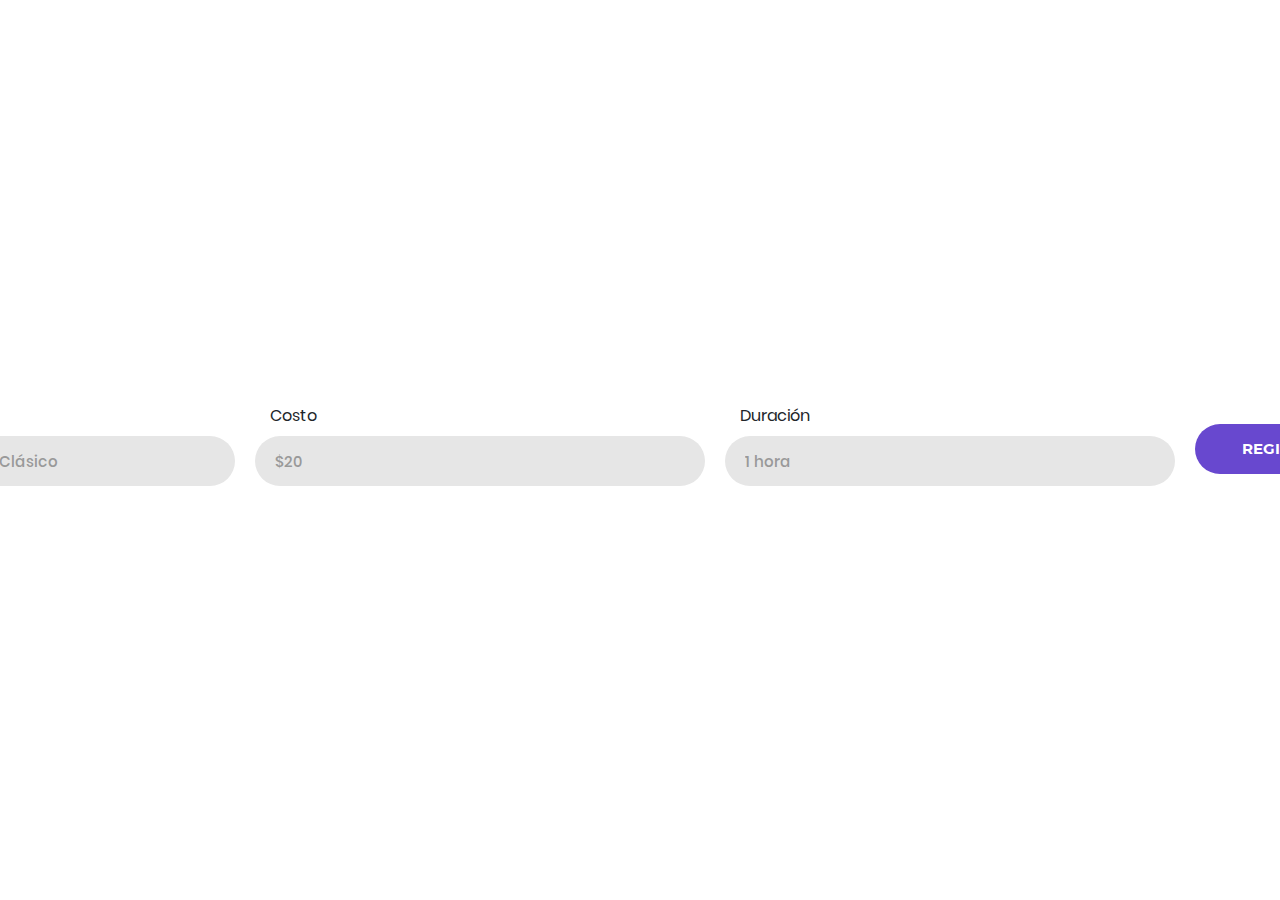
<file: Honorarios/form-register/index.html>
<!DOCTYPE html>
<html lang="en">
  <head>
    <title>Registro de Tratamiento</title>
    <meta charset="UTF-8" />
    <meta name="viewport" content="width=device-width, initial-scale=1" />
  
    <!--===============================================================================================-->
    <link
      rel="stylesheet"
      type="text/css"
      href="vendor/bootstrap/css/bootstrap.min.css"
    />
    <!--===============================================================================================-->
    <link
      rel="stylesheet"
      type="text/css"
      href="fonts/font-awesome-4.7.0/css/font-awesome.min.css"
    />
    <!--===============================================================================================-->
    <link rel="stylesheet" type="text/css" href="vendor/animate/animate.css" />
    <!--===============================================================================================-->
    <link
      rel="stylesheet"
      type="text/css"
      href="vendor/css-hamburgers/hamburgers.min.css"
    />
    <!--===============================================================================================-->
    <link
      rel="stylesheet"
      type="text/css"
      href="vendor/select2/select2.min.css"
    />
    <!--===============================================================================================-->
    <link rel="stylesheet" type="text/css" href="css/util.css" />
    <link rel="stylesheet" type="text/css" href="css/main.css" />
    <!--===============================================================================================-->
  </head>
  <body>
    <section id="contenedor-madre">
      <form class="login100-form validate-form">
        <div class="contenedor-divisor np">
          <div class="divisor">
            <label for="">Nombre de Tratamiento</label>
            <div class="wrap-input100 validate-input">
              <input
                class="input100"
                type="text"
                name="nombre"
                placeholder="Blanqueamiento Dental Clásico"
              />
              <span class="focus-input100"></span>
            </div>
          </div>

        <div class="contenedor-divisor cd">
          <div class="divisor">
            <label for="">Costo</label>
            <div class="wrap-input100 validate-input">
              <input
                class="input100"
                type="text"
                name="costo"
                placeholder="$20"
              />
              <span class="focus-input100"></span>
            </div>
          </div>

          <div class="divisor">
            <label for="">Duración</label>
            <div class="wrap-input100 validate-input">
              <input
                class="input100"
                type="text"
                name="duracion"
                placeholder="1 hora"
              />
              <span class="focus-input100"></span>
            </div>
          </div>
        </div>

        <div class="container-login100-form-btn">
          <button class="login100-form-btn">Registrar Tratamiento</button>
        </div>
      </form>
    </section>

    <!--===============================================================================================-->
    <script src="vendor/jquery/jquery-3.2.1.min.js"></script>
    <!--===============================================================================================-->
    <script src="vendor/bootstrap/js/popper.js"></script>
    <script src="vendor/bootstrap/js/bootstrap.min.js"></script>
    <!--===============================================================================================-->
    <script src="vendor/select2/select2.min.js"></script>
    <!--===============================================================================================-->
    <script src="vendor/tilt/tilt.jquery.min.js"></script>
    <script>
      $(".js-tilt").tilt({
        scale: 1.1,
      });
    </script>
    <!--===============================================================================================-->
    <script src="js/main.js"></script>
  </body>
</html>
</file>
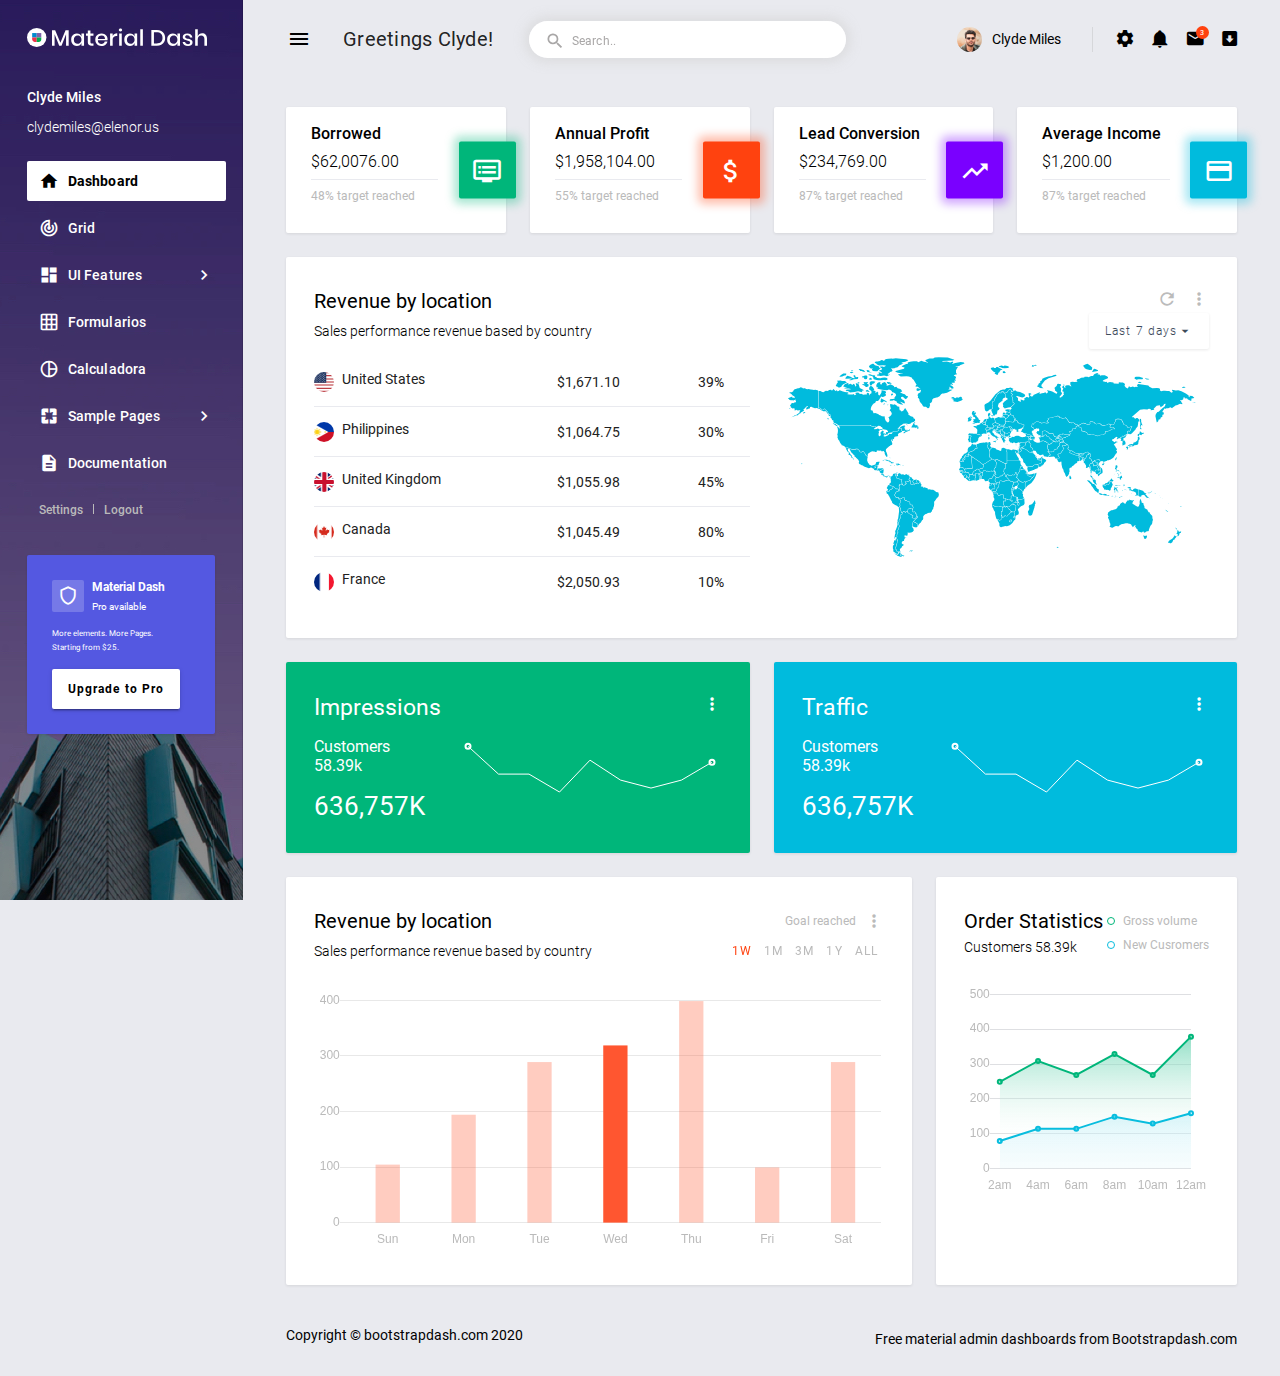
<file: Material-Admin-master/Material-Admin-master/template/index.html>
<!DOCTYPE html>
<html lang="en">
<head>
  <meta charset="UTF-8">
  <meta name="viewport" content="width=device-width, initial-scale=1.0">
  <meta http-equiv="X-UA-Compatible" content="ie=edge">
  <title>Material Dash</title>
</head>
<body>
  <script>
    // similar behavior as an HTTP redirect
    window.location.replace("demo/index.html");
  </script>
</body>
</html>
</file>
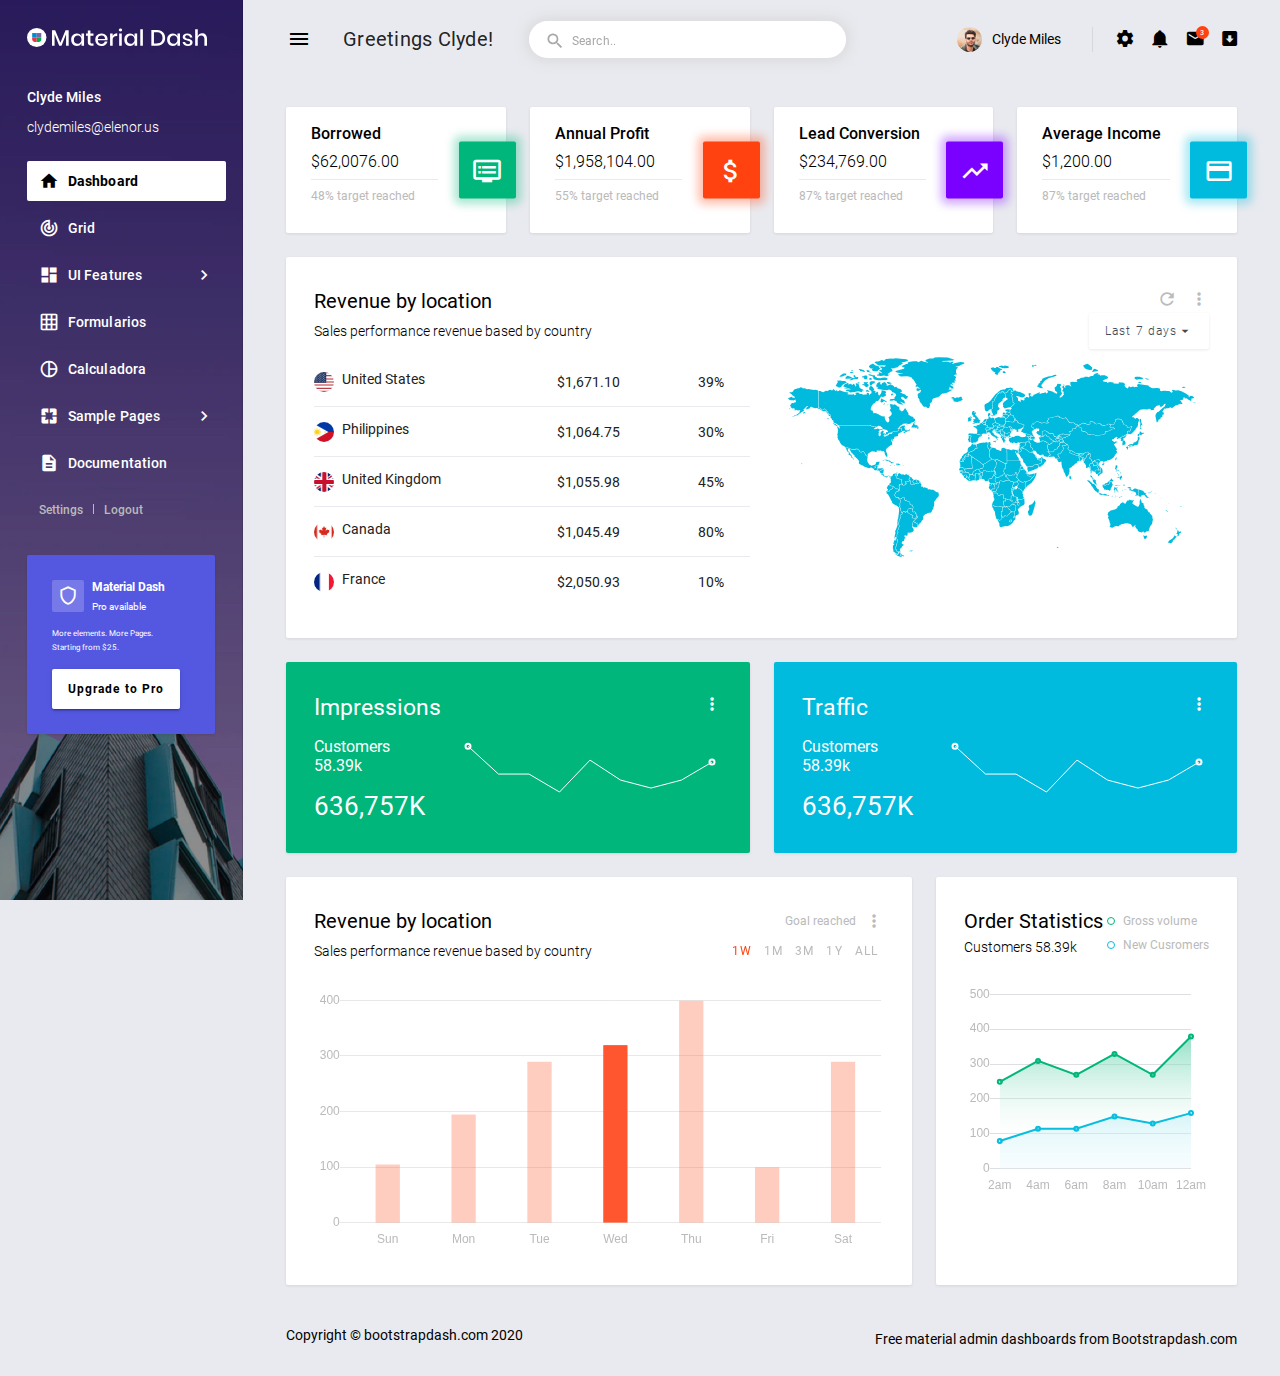
<file: Material-Admin-master/Material-Admin-master/template/demo/index.html>
<!DOCTYPE html>
<html lang="en">
<head>
  <meta charset="UTF-8">
  <meta name="viewport" content="width=device-width, initial-scale=1.0">
  <meta http-equiv="X-UA-Compatible" content="ie=edge">
  <title>Material Dash</title>
  <!-- plugins:css -->
  <link rel="stylesheet" href="../assets/vendors/mdi/css/materialdesignicons.min.css">
  <link rel="stylesheet" href="../assets/vendors/css/vendor.bundle.base.css">
  <!-- endinject -->
  <!-- Plugin css for this page -->
  <link rel="stylesheet" href="../assets/vendors/flag-icon-css/css/flag-icon.min.css">
  <link rel="stylesheet" href="../assets/vendors/jvectormap/jquery-jvectormap.css">
  <!-- End plugin css for this page -->
  <!-- Layout styles -->
  <link rel="stylesheet" href="../assets/css/demo/style.css">
  <!-- End layout styles -->
  <link rel="shortcut icon" href="../assets/images/favicon.png" />
</head>
<body>
<script src="../assets/js/preloader.js"></script>
  <div class="body-wrapper">
    <!-- partial:partials/_sidebar.html -->
    <aside class="mdc-drawer mdc-drawer--dismissible mdc-drawer--open">
      <div class="mdc-drawer__header">
        <a href="index.html" class="brand-logo">
          <img src="../assets/images/logo.svg" alt="logo">
        </a>
      </div>
      <div class="mdc-drawer__content">
        <div class="user-info">
          <p class="name">Clyde Miles</p>
          <p class="email">clydemiles@elenor.us</p>
        </div>
        <div class="mdc-list-group">
          <nav class="mdc-list mdc-drawer-menu">
            <div class="mdc-list-item mdc-drawer-item">
              <a class="mdc-drawer-link" href="index.html">
                <i class="material-icons mdc-list-item__start-detail mdc-drawer-item-icon" aria-hidden="true">home</i>
                Dashboard
              </a>
            </div>
            <div class="mdc-list-item mdc-drawer-item">
              <a class="mdc-drawer-link" href="pages/grid/grid.html">
                <i class="material-icons mdc-list-item__start-detail mdc-drawer-item-icon" aria-hidden="true">track_changes</i>
                Grid
              </a>
            </div>
            <div class="mdc-list-item mdc-drawer-item">
              <a class="mdc-expansion-panel-link" href="#" data-toggle="expansionPanel" data-target="ui-sub-menu">
                <i class="material-icons mdc-list-item__start-detail mdc-drawer-item-icon" aria-hidden="true">dashboard</i>
                UI Features
                <i class="mdc-drawer-arrow material-icons">chevron_right</i>
              </a>
              <div class="mdc-expansion-panel" id="ui-sub-menu">
                <nav class="mdc-list mdc-drawer-submenu">
                  <div class="mdc-list-item mdc-drawer-item">
                    <a class="mdc-drawer-link" href="pages/ui-features/buttons.html">
                      Buttons
                    </a>
                  </div>
                  <div class="mdc-list-item mdc-drawer-item">
                    <a class="mdc-drawer-link" href="pages/ui-features/typography.html">
                      Typography
                    </a>
                  </div>
                </nav>
              </div>
            </div>
            <div class="mdc-list-item mdc-drawer-item">
              <a class="mdc-drawer-link" href="pages/formulario/formulario.html">
                <i class="material-icons mdc-list-item__start-detail mdc-drawer-item-icon" aria-hidden="true">grid_on</i>
                Formularios
              </a>
            </div>
            <div class="mdc-list-item mdc-drawer-item">
              <a class="mdc-drawer-link" href="pages/calculadora/calculadora.html">
                <i class="material-icons mdc-list-item__start-detail mdc-drawer-item-icon" aria-hidden="true">pie_chart_outlined</i>
                Calculadora
              </a>
            </div>
            <div class="mdc-list-item mdc-drawer-item">
              <a class="mdc-expansion-panel-link" href="#" data-toggle="expansionPanel" data-target="sample-page-submenu">
                <i class="material-icons mdc-list-item__start-detail mdc-drawer-item-icon" aria-hidden="true">pages</i>
                Sample Pages
                <i class="mdc-drawer-arrow material-icons">chevron_right</i>
              </a>
              <div class="mdc-expansion-panel" id="sample-page-submenu">
                <nav class="mdc-list mdc-drawer-submenu">
                  <div class="mdc-list-item mdc-drawer-item">
                    <a class="mdc-drawer-link" href="pages/samples/blank-page.html">
                      Blank Page
                    </a>
                  </div>
                  <div class="mdc-list-item mdc-drawer-item">
                    <a class="mdc-drawer-link" href="pages/samples/403.html">
                      403
                    </a>
                  </div>
                  <div class="mdc-list-item mdc-drawer-item">
                    <a class="mdc-drawer-link" href="pages/samples/404.html">
                      404
                    </a>
                  </div>
                  <div class="mdc-list-item mdc-drawer-item">
                    <a class="mdc-drawer-link" href="pages/samples/500.html">
                      500
                    </a>
                  </div>
                  <div class="mdc-list-item mdc-drawer-item">
                    <a class="mdc-drawer-link" href="pages/samples/505.html">
                      505
                    </a>
                  </div>
                  <div class="mdc-list-item mdc-drawer-item">
                    <a class="mdc-drawer-link" href="pages/samples/login.html">
                      Login
                    </a>
                  </div>
                  <div class="mdc-list-item mdc-drawer-item">
                    <a class="mdc-drawer-link" href="pages/samples/register.html">
                      Register
                    </a>
                  </div>
                </nav>
              </div>
            </div>
            <div class="mdc-list-item mdc-drawer-item">
              <a class="mdc-drawer-link" href="https://www.bootstrapdash.com/demo/material-admin-free/jquery/documentation/documentation.html" target="_blank">
                <i class="material-icons mdc-list-item__start-detail mdc-drawer-item-icon" aria-hidden="true">description</i>
                Documentation
              </a>
            </div>
          </nav>
        </div>
        <div class="profile-actions">
          <a href="javascript:;">Settings</a>
          <span class="divider"></span>
          <a href="javascript:;">Logout</a>
        </div>
        <div class="mdc-card premium-card">
          <div class="d-flex align-items-center">
            <div class="mdc-card icon-card box-shadow-0">
              <i class="mdi mdi-shield-outline"></i>
            </div>
            <div>
              <p class="mt-0 mb-1 ml-2 font-weight-bold tx-12">Material Dash</p>
              <p class="mt-0 mb-0 ml-2 tx-10">Pro available</p>
            </div>
          </div>
          <p class="tx-8 mt-3 mb-1">More elements. More Pages.</p>
          <p class="tx-8 mb-3">Starting from $25.</p>
          <a href="https://www.bootstrapdash.com/product/material-design-admin-template/" target="_blank">
						<span class="mdc-button mdc-button--raised mdc-button--white">Upgrade to Pro</span>
					</a>
        </div>
      </div>
    </aside>
    <!-- partial -->
    <div class="main-wrapper mdc-drawer-app-content">
      <!-- partial:partials/_navbar.html -->
      <header class="mdc-top-app-bar">
        <div class="mdc-top-app-bar__row">
          <div class="mdc-top-app-bar__section mdc-top-app-bar__section--align-start">
            <button class="material-icons mdc-top-app-bar__navigation-icon mdc-icon-button sidebar-toggler">menu</button>
            <span class="mdc-top-app-bar__title">Greetings Clyde!</span>
            <div class="mdc-text-field mdc-text-field--outlined mdc-text-field--with-leading-icon search-text-field d-none d-md-flex">
              <i class="material-icons mdc-text-field__icon">search</i>
              <input class="mdc-text-field__input" id="text-field-hero-input">
              <div class="mdc-notched-outline">
                <div class="mdc-notched-outline__leading"></div>
                <div class="mdc-notched-outline__notch">
                  <label for="text-field-hero-input" class="mdc-floating-label">Search..</label>
                </div>
                <div class="mdc-notched-outline__trailing"></div>
              </div>
            </div>
          </div>
          <div class="mdc-top-app-bar__section mdc-top-app-bar__section--align-end mdc-top-app-bar__section-right">
            <div class="menu-button-container menu-profile d-none d-md-block">
              <button class="mdc-button mdc-menu-button">
                <span class="d-flex align-items-center">
                  <span class="figure">
                    <img src="../assets/images/faces/face1.jpg" alt="user" class="user">
                  </span>
                  <span class="user-name">Clyde Miles</span>
                </span>
              </button>
              <div class="mdc-menu mdc-menu-surface" tabindex="-1">
                <ul class="mdc-list" role="menu" aria-hidden="true" aria-orientation="vertical">
                  <li class="mdc-list-item" role="menuitem">
                    <div class="item-thumbnail item-thumbnail-icon-only">
                      <i class="mdi mdi-account-edit-outline text-primary"></i>
                    </div>
                    <div class="item-content d-flex align-items-start flex-column justify-content-center">
                      <h6 class="item-subject font-weight-normal">Edit profile</h6>
                    </div>
                  </li>
                  <li class="mdc-list-item" role="menuitem">
                    <div class="item-thumbnail item-thumbnail-icon-only">
                      <i class="mdi mdi-settings-outline text-primary"></i>                      
                    </div>
                    <div class="item-content d-flex align-items-start flex-column justify-content-center">
                      <h6 class="item-subject font-weight-normal">Logout</h6>
                    </div>
                  </li>
                </ul>
              </div>
            </div>
            <div class="divider d-none d-md-block"></div>
            <div class="menu-button-container d-none d-md-block">
              <button class="mdc-button mdc-menu-button">
                <i class="mdi mdi-settings"></i>
              </button>
              <div class="mdc-menu mdc-menu-surface" tabindex="-1">
                <ul class="mdc-list" role="menu" aria-hidden="true" aria-orientation="vertical">
                  <li class="mdc-list-item" role="menuitem">
                    <div class="item-thumbnail item-thumbnail-icon-only">
                      <i class="mdi mdi-alert-circle-outline text-primary"></i>
                    </div>
                    <div class="item-content d-flex align-items-start flex-column justify-content-center">
                      <h6 class="item-subject font-weight-normal">Settings</h6>
                    </div>
                  </li>
                  <li class="mdc-list-item" role="menuitem">
                    <div class="item-thumbnail item-thumbnail-icon-only">
                      <i class="mdi mdi-progress-download text-primary"></i>                      
                    </div>
                    <div class="item-content d-flex align-items-start flex-column justify-content-center">
                      <h6 class="item-subject font-weight-normal">Update</h6>
                    </div>
                  </li>
                </ul>
              </div>
            </div>
            <div class="menu-button-container">
              <button class="mdc-button mdc-menu-button">
                <i class="mdi mdi-bell"></i>
              </button>
              <div class="mdc-menu mdc-menu-surface" tabindex="-1">
                <h6 class="title"> <i class="mdi mdi-bell-outline mr-2 tx-16"></i> Notifications</h6>
                <ul class="mdc-list" role="menu" aria-hidden="true" aria-orientation="vertical">
                  <li class="mdc-list-item" role="menuitem">
                    <div class="item-thumbnail item-thumbnail-icon">
                      <i class="mdi mdi-email-outline"></i>
                    </div>
                    <div class="item-content d-flex align-items-start flex-column justify-content-center">
                      <h6 class="item-subject font-weight-normal">You received a new message</h6>
                      <small class="text-muted"> 6 min ago </small>
                    </div>
                  </li>
                  <li class="mdc-list-item" role="menuitem">
                    <div class="item-thumbnail item-thumbnail-icon">
                      <i class="mdi mdi-account-outline"></i>                      
                    </div>
                    <div class="item-content d-flex align-items-start flex-column justify-content-center">
                      <h6 class="item-subject font-weight-normal">New user registered</h6>
                      <small class="text-muted"> 15 min ago </small>
                    </div>
                  </li>
                  <li class="mdc-list-item" role="menuitem">
                    <div class="item-thumbnail item-thumbnail-icon">
                      <i class="mdi mdi-alert-circle-outline"></i>
                    </div>
                    <div class="item-content d-flex align-items-start flex-column justify-content-center">
                      <h6 class="item-subject font-weight-normal">System Alert</h6>
                      <small class="text-muted"> 2 days ago </small>
                    </div>
                  </li> 
                  <li class="mdc-list-item" role="menuitem">
                    <div class="item-thumbnail item-thumbnail-icon">
                      <i class="mdi mdi-update"></i>
                    </div>
                    <div class="item-content d-flex align-items-start flex-column justify-content-center">
                      <h6 class="item-subject font-weight-normal">You have a new update</h6>
                      <small class="text-muted"> 3 days ago </small>
                    </div>
                  </li> 
                </ul>
              </div>
            </div>
            <div class="menu-button-container">
              <button class="mdc-button mdc-menu-button">
                <i class="mdi mdi-email"></i>
                <span class="count-indicator">
                  <span class="count">3</span>
                </span>
              </button>
              <div class="mdc-menu mdc-menu-surface" tabindex="-1">
                <h6 class="title"><i class="mdi mdi-email-outline mr-2 tx-16"></i> Messages</h6>
                <ul class="mdc-list" role="menu" aria-hidden="true" aria-orientation="vertical">
                  <li class="mdc-list-item" role="menuitem">
                    <div class="item-thumbnail">
                      <img src="../assets/images/faces/face4.jpg" alt="user">
                    </div>
                    <div class="item-content d-flex align-items-start flex-column justify-content-center">
                      <h6 class="item-subject font-weight-normal">Mark send you a message</h6>
                      <small class="text-muted"> 1 Minutes ago </small>
                    </div>
                  </li>
                  <li class="mdc-list-item" role="menuitem">
                    <div class="item-thumbnail">
                      <img src="../assets/images/faces/face2.jpg" alt="user">
                    </div>
                    <div class="item-content d-flex align-items-start flex-column justify-content-center">
                      <h6 class="item-subject font-weight-normal">Cregh send you a message</h6>
                      <small class="text-muted"> 15 Minutes ago </small>
                    </div>
                  </li>
                  <li class="mdc-list-item" role="menuitem">
                    <div class="item-thumbnail">
                      <img src="../assets/images/faces/face3.jpg" alt="user">
                    </div>
                    <div class="item-content d-flex align-items-start flex-column justify-content-center">
                      <h6 class="item-subject font-weight-normal">Profile picture updated</h6>
                      <small class="text-muted"> 18 Minutes ago </small>
                    </div>
                  </li>                
                </ul>
              </div>
            </div>
            <div class="menu-button-container d-none d-md-block">
              <button class="mdc-button mdc-menu-button">
                <i class="mdi mdi-arrow-down-bold-box"></i>
              </button>
              <div class="mdc-menu mdc-menu-surface" tabindex="-1">
                <ul class="mdc-list" role="menu" aria-hidden="true" aria-orientation="vertical">
                  <li class="mdc-list-item" role="menuitem">
                    <div class="item-thumbnail item-thumbnail-icon-only">
                      <i class="mdi mdi-lock-outline text-primary"></i>
                    </div>
                    <div class="item-content d-flex align-items-start flex-column justify-content-center">
                      <h6 class="item-subject font-weight-normal">Lock screen</h6>
                    </div>
                  </li>
                  <li class="mdc-list-item" role="menuitem">
                    <div class="item-thumbnail item-thumbnail-icon-only">
                      <i class="mdi mdi-logout-variant text-primary"></i>                      
                    </div>
                    <div class="item-content d-flex align-items-start flex-column justify-content-center">
                      <h6 class="item-subject font-weight-normal">Logout</h6>
                    </div>
                  </li>
                </ul>
              </div>
            </div>
          </div>
        </div>
      </header>
      <!-- partial -->
      <div class="page-wrapper mdc-toolbar-fixed-adjust">
        <main class="content-wrapper">
          <div class="mdc-layout-grid">
            <div class="mdc-layout-grid__inner">
              <div class="mdc-layout-grid__cell stretch-card mdc-layout-grid__cell--span-3-desktop mdc-layout-grid__cell--span-4-tablet">
                <div class="mdc-card info-card info-card--success">
                  <div class="card-inner">
                    <h5 class="card-title">Borrowed</h5>
                    <h5 class="font-weight-light pb-2 mb-1 border-bottom">$62,0076.00</h5>
                    <p class="tx-12 text-muted">48% target reached</p>
                    <div class="card-icon-wrapper">
                      <i class="material-icons">dvr</i>
                    </div>
                  </div>
                </div>
              </div>
              <div class="mdc-layout-grid__cell stretch-card mdc-layout-grid__cell--span-3-desktop mdc-layout-grid__cell--span-4-tablet">
                <div class="mdc-card info-card info-card--danger">
                  <div class="card-inner">
                    <h5 class="card-title">Annual Profit</h5>
                    <h5 class="font-weight-light pb-2 mb-1 border-bottom">$1,958,104.00</h5>
                    <p class="tx-12 text-muted">55% target reached</p>
                    <div class="card-icon-wrapper">
                      <i class="material-icons">attach_money</i>
                    </div>
                  </div>
                </div>
              </div>
              <div class="mdc-layout-grid__cell stretch-card mdc-layout-grid__cell--span-3-desktop mdc-layout-grid__cell--span-4-tablet">
                <div class="mdc-card info-card info-card--primary">
                  <div class="card-inner">
                    <h5 class="card-title">Lead Conversion</h5>
                    <h5 class="font-weight-light pb-2 mb-1 border-bottom">$234,769.00</h5>
                    <p class="tx-12 text-muted">87% target reached</p>
                    <div class="card-icon-wrapper">
                      <i class="material-icons">trending_up</i>
                    </div>
                  </div>
                </div>
              </div>
              <div class="mdc-layout-grid__cell stretch-card mdc-layout-grid__cell--span-3-desktop mdc-layout-grid__cell--span-4-tablet">
                <div class="mdc-card info-card info-card--info">
                  <div class="card-inner">
                    <h5 class="card-title">Average Income</h5>
                    <h5 class="font-weight-light pb-2 mb-1 border-bottom">$1,200.00</h5>
                    <p class="tx-12 text-muted">87% target reached</p>
                    <div class="card-icon-wrapper">
                      <i class="material-icons">credit_card</i>
                    </div>
                  </div>
                </div>
              </div>
              <div class="mdc-layout-grid__cell stretch-card mdc-layout-grid__cell--span-12">
                <div class="mdc-card">
                  <div class="d-flex justify-content-between">
                    <h4 class="card-title mb-0">Revenue by location</h4>
                    <div>
                        <i class="material-icons refresh-icon">refresh</i>
                        <i class="material-icons options-icon ml-2">more_vert</i>
                    </div>
                  </div>
                  <div class="d-block d-sm-flex justify-content-between align-items-center">
                      <h5 class="card-sub-title mb-2 mb-sm-0">Sales performance revenue based by country</h5>
                      <div class="menu-button-container">
                        <button class="mdc-button mdc-menu-button mdc-button--raised button-box-shadow tx-12 text-dark bg-white font-weight-light">
                            Last 7 days
                          <i class="material-icons">arrow_drop_down</i>
                        </button>
                        <div class="mdc-menu mdc-menu-surface" tabindex="-1">
                          <ul class="mdc-list" role="menu" aria-hidden="true" aria-orientation="vertical">
                            <li class="mdc-list-item" role="menuitem">
                              <h6 class="item-subject font-weight-normal">Back</h6>
                            </li>
                            <li class="mdc-list-item" role="menuitem">
                              <h6 class="item-subject font-weight-normal">Forward</h6>
                            </li>
                            <li class="mdc-list-item" role="menuitem">
                              <h6 class="item-subject font-weight-normal">Reload</h6>
                            </li>
                            <li class="mdc-list-divider"></li>
                            <li class="mdc-list-item" role="menuitem">
                              <h6 class="item-subject font-weight-normal">Save As..</h6>
                            </li>
                          </ul>
                        </div>
                      </div>
                  </div>
                  <div class="mdc-layout-grid__inner mt-2">
                    <div class="mdc-layout-grid__cell mdc-layout-grid__cell--span-6 mdc-layout-grid__cell--span-8-tablet">
                        <div class="table-responsive">
                          <table class="table dashboard-table">
                            <tbody>
                              <tr>
                                <td>
                                  <span class="flag-icon-container"><i class="flag-icon flag-icon-us mr-2"></i></span>United States</td>
                                <td>$1,671.10</td>
                                <td class=" font-weight-medium"> 39% </td>
                              </tr>
                              <tr>
                                <td> <span class="flag-icon-container"><i class="flag-icon flag-icon-ph mr-2"></i></span>Philippines	</td>
                                <td>$1,064.75</td>
                                <td class=" font-weight-medium"> 30% </td>
                              </tr>
                              <tr>
                                <td> <span class="flag-icon-container"><i class="flag-icon flag-icon-gb mr-2"></i></span>United Kingdom</td>
                                <td>$1,055.98</td>
                                <td class=" font-weight-medium"> 45% </td>
                              </tr>
                              <tr>
                                <td> <span class="flag-icon-container"><i class="flag-icon flag-icon-ca mr-2"></i></span>Canada</td>
                                <td>$1,045.49</td>
                                <td class=" font-weight-medium"> 80% </td>
                              </tr>
                              <tr>
                                <td> <span class="flag-icon-container"><i class="flag-icon flag-icon-fr mr-2"></i></span>France</td>
                                <td>$2,050.93</td>
                                <td class=" font-weight-medium"> 10% </td>
                              </tr>
                            </tbody>
                          </table>
                        </div>
                    </div>
                    <div class="mdc-layout-grid__cell mdc-layout-grid__cell--span-6 mdc-layout-grid__cell--span-8-tablet"> 
                      <div id="revenue-map" class="revenue-world-map"></div>
                    </div>
                  </div>
                </div> 
              </div>
              <div class="mdc-layout-grid__cell stretch-card mdc-layout-grid__cell--span-6-desktop mdc-layout-grid__cell--span-4-tablet">
                <div class="mdc-card bg-success text-white">
                  <div class="d-flex justify-content-between">
                    <h3 class="font-weight-normal">Impressions</h3>
                    <i class="material-icons options-icon text-white">more_vert</i>
                  </div>
                  <div class="mdc-layout-grid__inner align-items-center">
                    <div class="mdc-layout-grid__cell stretch-card mdc-layout-grid__cell--span-4-desktop mdc-layout-grid__cell--span-3-tablet mdc-layout-grid__cell--span-2-phone">
                      <div>
                        <h5 class="font-weight-normal mt-2">Customers 58.39k</h5>
                        <h2 class="font-weight-normal mt-3 mb-0">636,757K</h2>
                      </div>
                    </div>
                    <div class="mdc-layout-grid__cell stretch-card mdc-layout-grid__cell--span-8-desktop mdc-layout-grid__cell--span-5-tablet mdc-layout-grid__cell--span-2-phone">
                      <canvas id="impressions-chart" height="80"></canvas>
                    </div>
                  </div>
                </div>
              </div>
              <div class="mdc-layout-grid__cell stretch-card mdc-layout-grid__cell--span-6-desktop mdc-layout-grid__cell--span-4-tablet">
                <div class="mdc-card bg-info text-white">
                    <div class="d-flex justify-content-between">
                      <h3 class="font-weight-normal">Traffic</h3>
                      <i class="material-icons options-icon text-white">more_vert</i>
                    </div>
                    <div class="mdc-layout-grid__inner align-items-center">
                      <div class="mdc-layout-grid__cell stretch-card mdc-layout-grid__cell--span-4-desktop mdc-layout-grid__cell--span-3-tablet mdc-layout-grid__cell--span-2-phone">
                        <div>
                          <h5 class="font-weight-normal mt-2">Customers 58.39k</h5>
                          <h2 class="font-weight-normal mt-3 mb-0">636,757K</h2>
                        </div>
                      </div>
                      <div class="mdc-layout-grid__cell stretch-card mdc-layout-grid__cell--span-8-desktop mdc-layout-grid__cell--span-5-tablet mdc-layout-grid__cell--span-2-phone">
                        <canvas id="traffic-chart" height="80"></canvas>
                      </div>
                    </div>
                </div>
              </div>
              <div class="mdc-layout-grid__cell stretch-card mdc-layout-grid__cell--span-8">
                <div class="mdc-card">
                  <div class="d-flex justify-content-between align-items-center">
                    <h4 class="card-title mb-2 mb-sm-0">Revenue by location</h4>
                    <div class="d-flex justtify-content-between align-items-center">
                      <p class="d-none d-sm-block text-muted tx-12 mb-0 mr-2">Goal reached</p>
                      <i class="material-icons options-icon">more_vert</i>
                    </div>
                  </div>
                  <div class="d-block d-sm-flex justify-content-between align-items-center">
                    <h6 class="card-sub-title mb-0">Sales performance revenue based by country</h6>
                    <div class="mdc-tab-wrapper revenue-tab mdc-tab--secondary"> 
                      <div class="mdc-tab-bar" role="tablist">
                        <div class="mdc-tab-scroller">
                          <div class="mdc-tab-scroller__scroll-area">
                            <div class="mdc-tab-scroller__scroll-content">
                              <button class="mdc-tab mdc-tab--active" role="tab" aria-selected="true" tabindex="0">
                                <span class="mdc-tab__content">
                                  <span class="mdc-tab__text-label">1W</span>
                                </span>
                                <span class="mdc-tab-indicator mdc-tab-indicator--active">
                                  <span class="mdc-tab-indicator__content mdc-tab-indicator__content--underline"></span>
                                </span>
                                <span class="mdc-tab__ripple"></span>
                              </button>
                              <button class="mdc-tab mdc-tab" role="tab" aria-selected="true" tabindex="0">
                                <span class="mdc-tab__content">
                                  <span class="mdc-tab__text-label">1M</span>
                                </span>
                                <span class="mdc-tab-indicator mdc-tab-indicator">
                                  <span class="mdc-tab-indicator__content mdc-tab-indicator__content--underline"></span>
                                </span>
                                <span class="mdc-tab__ripple"></span>
                              </button>
                              <button class="mdc-tab mdc-tab" role="tab" aria-selected="true" tabindex="0">
                                <span class="mdc-tab__content">
                                  <span class="mdc-tab__text-label">3M</span>
                                </span>
                                <span class="mdc-tab-indicator mdc-tab-indicator">
                                  <span class="mdc-tab-indicator__content mdc-tab-indicator__content--underline"></span>
                                </span>
                                <span class="mdc-tab__ripple"></span>
                              </button>
                              <button class="mdc-tab mdc-tab" role="tab" aria-selected="true" tabindex="0">
                                <span class="mdc-tab__content">
                                  <span class="mdc-tab__text-label">1Y</span>
                                </span>
                                <span class="mdc-tab-indicator mdc-tab-indicator">
                                  <span class="mdc-tab-indicator__content mdc-tab-indicator__content--underline"></span>
                                </span>
                                <span class="mdc-tab__ripple"></span>
                              </button>
                              <button class="mdc-tab mdc-tab" role="tab" aria-selected="true" tabindex="0">
                                <span class="mdc-tab__content">
                                  <span class="mdc-tab__text-label">ALL</span>
                                </span>
                                <span class="mdc-tab-indicator mdc-tab-indicator">
                                  <span class="mdc-tab-indicator__content mdc-tab-indicator__content--underline"></span>
                                </span>
                                <span class="mdc-tab__ripple"></span>
                              </button>
                            </div>
                          </div>
                        </div>
                      </div>
                      <div class="content content--active">    
                      </div>
                      <div class="content">
                      </div>
                      <div class="content">    
                      </div>
                      <div class="content">
                      </div>
                      <div class="content">
                      </div>
                    </div>
                  </div>
                  <div class="chart-container mt-4">
                    <canvas id="revenue-chart" height="260"></canvas>
                  </div>
                </div>
              </div>
              <div class="mdc-layout-grid__cell stretch-card mdc-layout-grid__cell--span-4 mdc-layout-grid__cell--span-8-tablet">
                <div class="mdc-card">
                  <div class="d-flex d-lg-block d-xl-flex justify-content-between">
                    <div>
                      <h4 class="card-title">Order Statistics</h4>
                      <h6 class="card-sub-title">Customers 58.39k</h6>
                    </div>
                    <div id="sales-legend" class="d-flex flex-wrap"></div>
                  </div>
                  <div class="chart-container mt-4">
                    <canvas id="chart-sales" height="260"></canvas>
                  </div>
                </div>
              </div>
            </div>
          </div>
        </main>
        <!-- partial:partials/_footer.html -->
        <footer>
          <div class="mdc-layout-grid">
            <div class="mdc-layout-grid__inner">
              <div class="mdc-layout-grid__cell stretch-card mdc-layout-grid__cell--span-6-desktop">
                <span class="text-center text-sm-left d-block d-sm-inline-block tx-14">Copyright © <a href="https://www.bootstrapdash.com/" target="_blank">bootstrapdash.com </a>2020</span>
              </div>
              <div class="mdc-layout-grid__cell stretch-card mdc-layout-grid__cell--span-6-desktop d-flex justify-content-end">
                <span class="float-none float-sm-right d-block mt-1 mt-sm-0 text-center tx-14">Free <a href="https://www.bootstrapdash.com/material-design-dashboard/" target="_blank"> material admin </a> dashboards from Bootstrapdash.com</span>
              </div>
            </div>
          </div>
        </footer>
        <!-- partial -->
      </div>
    </div>
  </div>
  <!-- plugins:js -->
  <script src="../assets/vendors/js/vendor.bundle.base.js"></script>
  <!-- endinject -->
  <!-- Plugin js for this page-->
  <script src="../assets/vendors/chartjs/Chart.min.js"></script>
  <script src="../assets/vendors/jvectormap/jquery-jvectormap.min.js"></script>
  <script src="../assets/vendors/jvectormap/jquery-jvectormap-world-mill-en.js"></script>
  <!-- End plugin js for this page-->
  <!-- inject:js -->
  <script src="../assets/js/material.js"></script>
  <script src="../assets/js/misc.js"></script>
  <!-- endinject -->
  <!-- Custom js for this page-->
  <script src="../assets/js/dashboard.js"></script>
  <!-- End custom js for this page-->
</body>
</html>
</file>
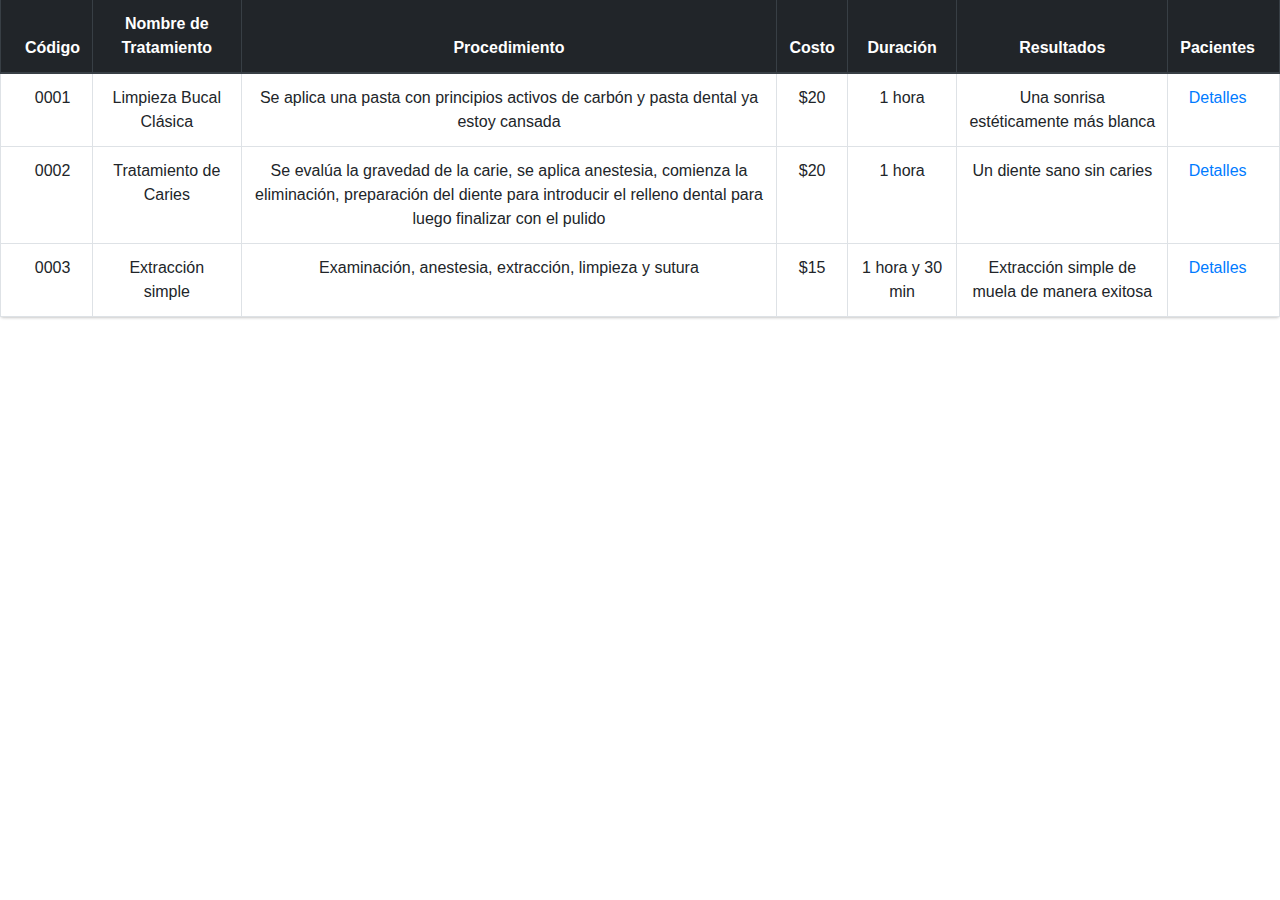
<file: Honorarios/grid-tratements/lista_de_tratamientos.html>
<!DOCTYPE html>
<html lang="en">
<head>
    <meta charset="UTF-8">
    <meta name="viewport" content="width=device-width, initial-scale=1.0">
    <title>Lista de Tratamientos</title>

    <link rel="stylesheet" href="assets/css/all.min.css">
    <link rel="stylesheet" href="assets/css/select2.min.css">
    <link rel="stylesheet" href="assets/css/adminlte.min.css">
    <link rel="stylesheet" href="assets/css/layout.css">
    <link rel="stylesheet" href="assets/css/lista.css">
</head>
<body>
    <div class="card list-bottom">
        <div class="card-body table-responsive p-0">
          <table class="table table-bordered text-center mb-0">
            <thead class="thead-dark">
              <tr>
                <th>Código</th>
                <th>Nombre de Tratamiento</th>
                <th>Procedimiento</th>
                <th>Costo</th>
                <th>Duración</th>
                <th>Resultados</th>
                <th>Pacientes</th>
              </tr>
            </thead>
            <tbody>
              <tr>
                <td>0001</td>
                <td>Limpieza Bucal Clásica</td>
                <td>Se aplica una pasta con principios activos de carbón y pasta dental ya estoy cansada</td>
                <td>$20</td>
                <td>1 hora</td>
                <td>Una sonrisa estéticamente más blanca</td>
                <td>
                    <a href="#">Detalles</a>
                </td>
            </tr>
              <tr>
                <td>0002</td>
                <td>Tratamiento de Caries</td>
                <td>Se evalúa la gravedad de la carie, se aplica anestesia, comienza la eliminación, preparación del diente para introducir el relleno dental para luego finalizar con el pulido</td>
                <td>$20</td>
                <td>1 hora</td>
                <td>Un diente sano sin caries</td>
                <td>
                  <a href="#">Detalles</a>
                </td>
              </tr>
              <tr>
                <td>0003</td>
                <td>Extracción simple</td>
                <td>Examinación, anestesia, extracción, limpieza y sutura</td>
                <td>$15</td>
                <td>1 hora y 30 min</td>
                <td>Extracción simple de muela de manera exitosa</td>
                <td>
                  <a href="#">Detalles</a>
                </td>
              </tr>
            </tbody>
          </table>
        </div>
</body>
</html>
</file>
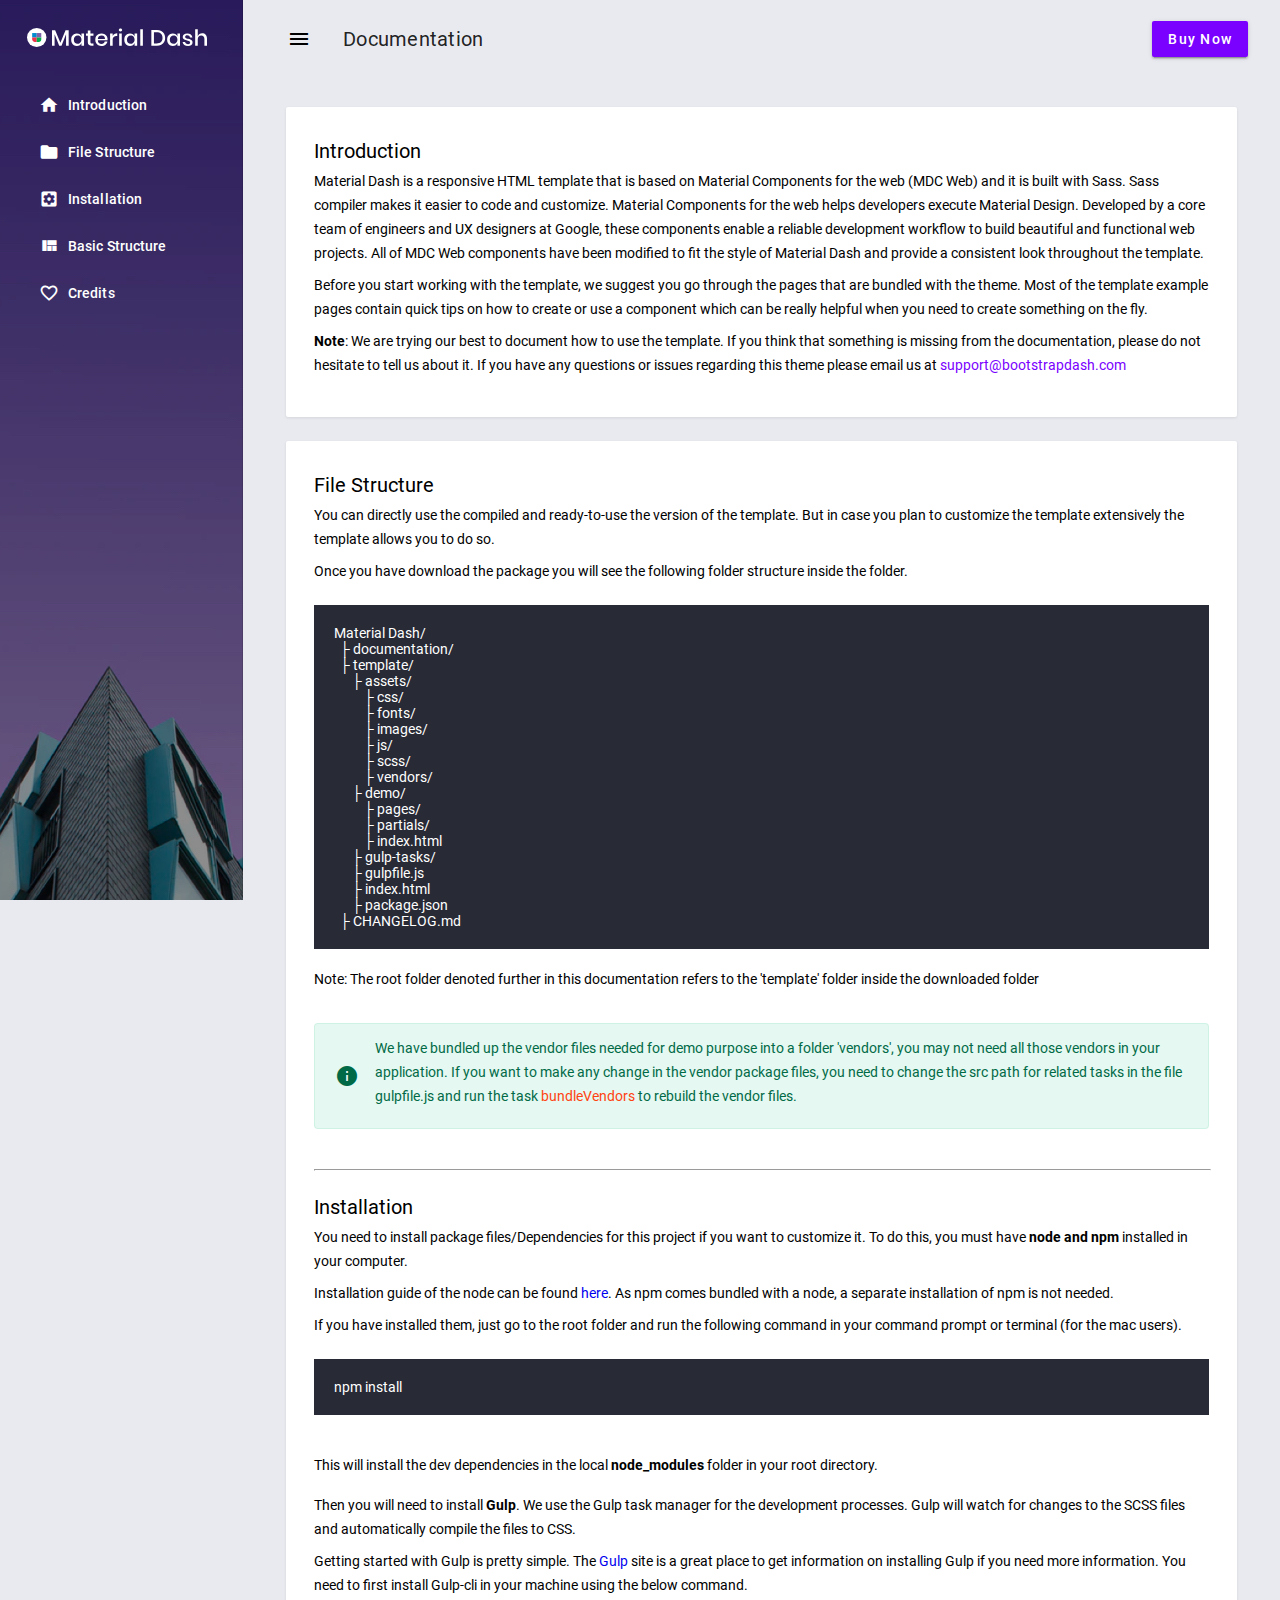
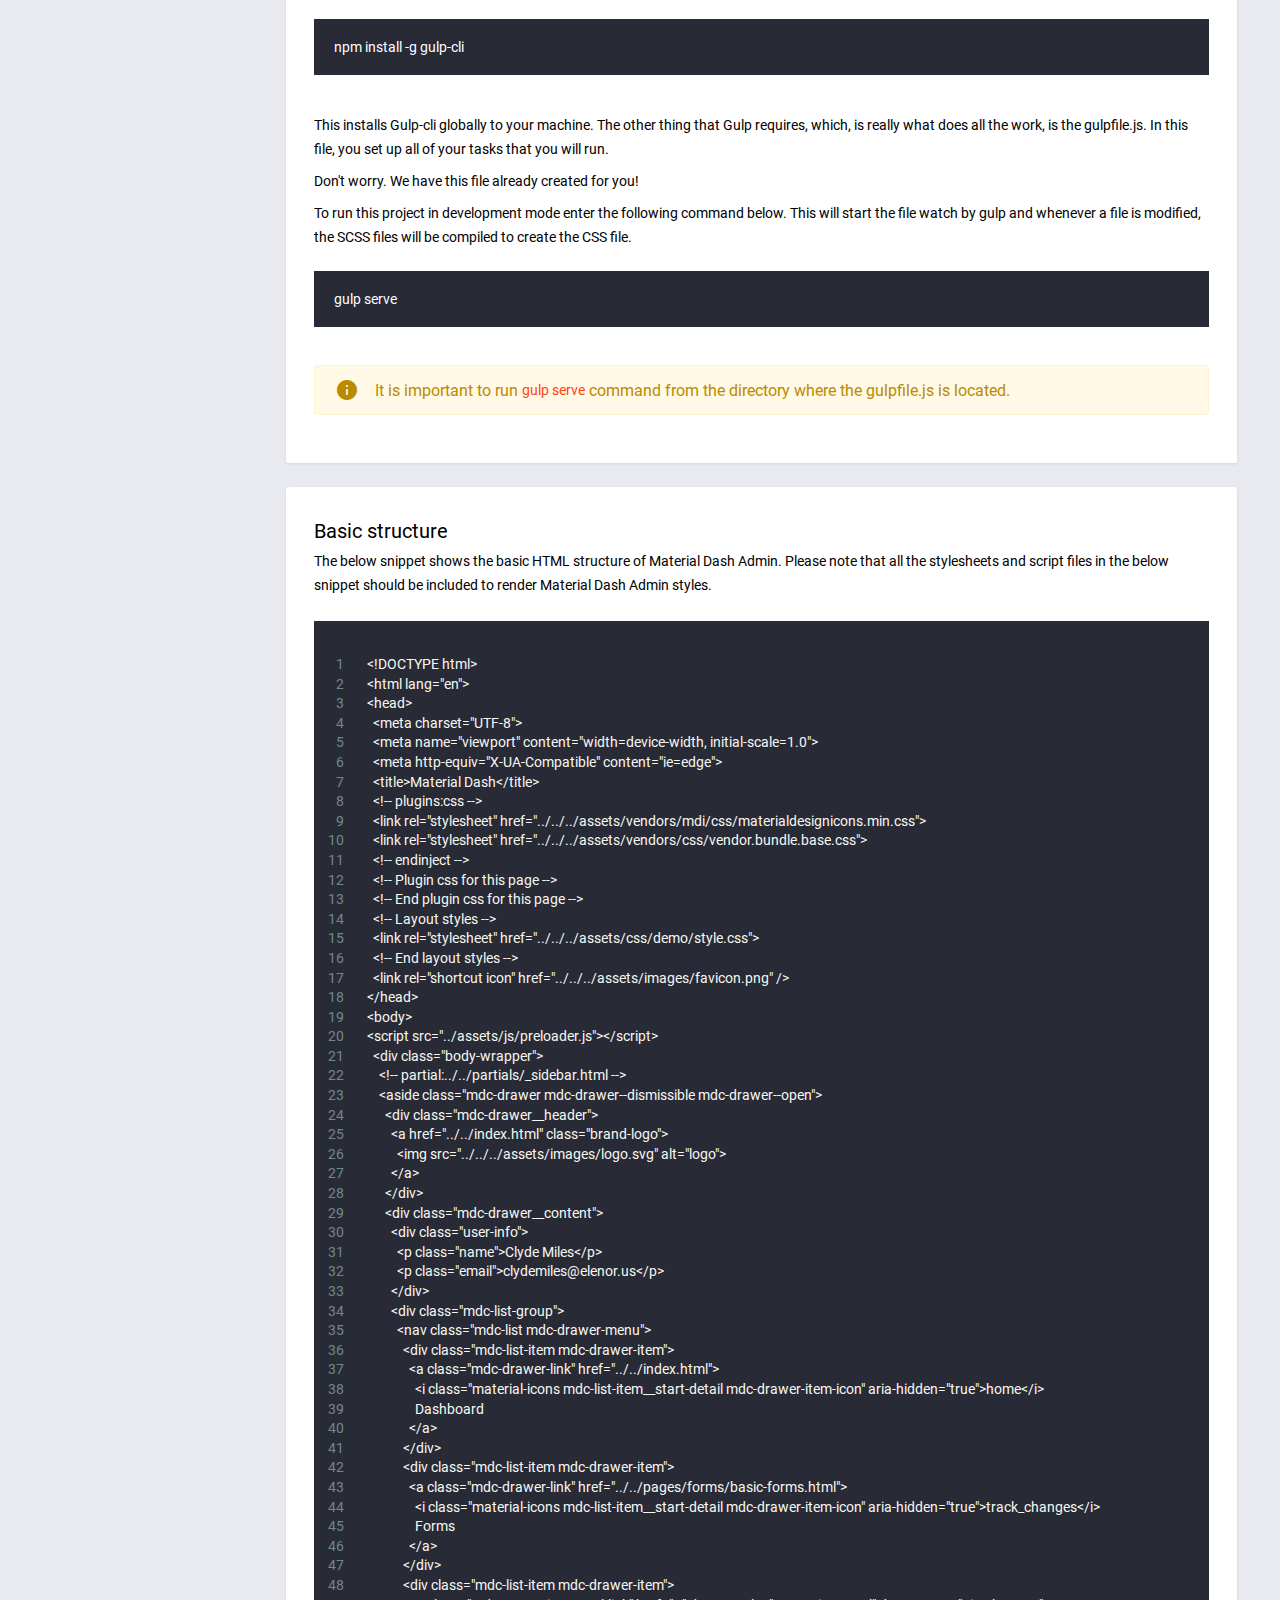
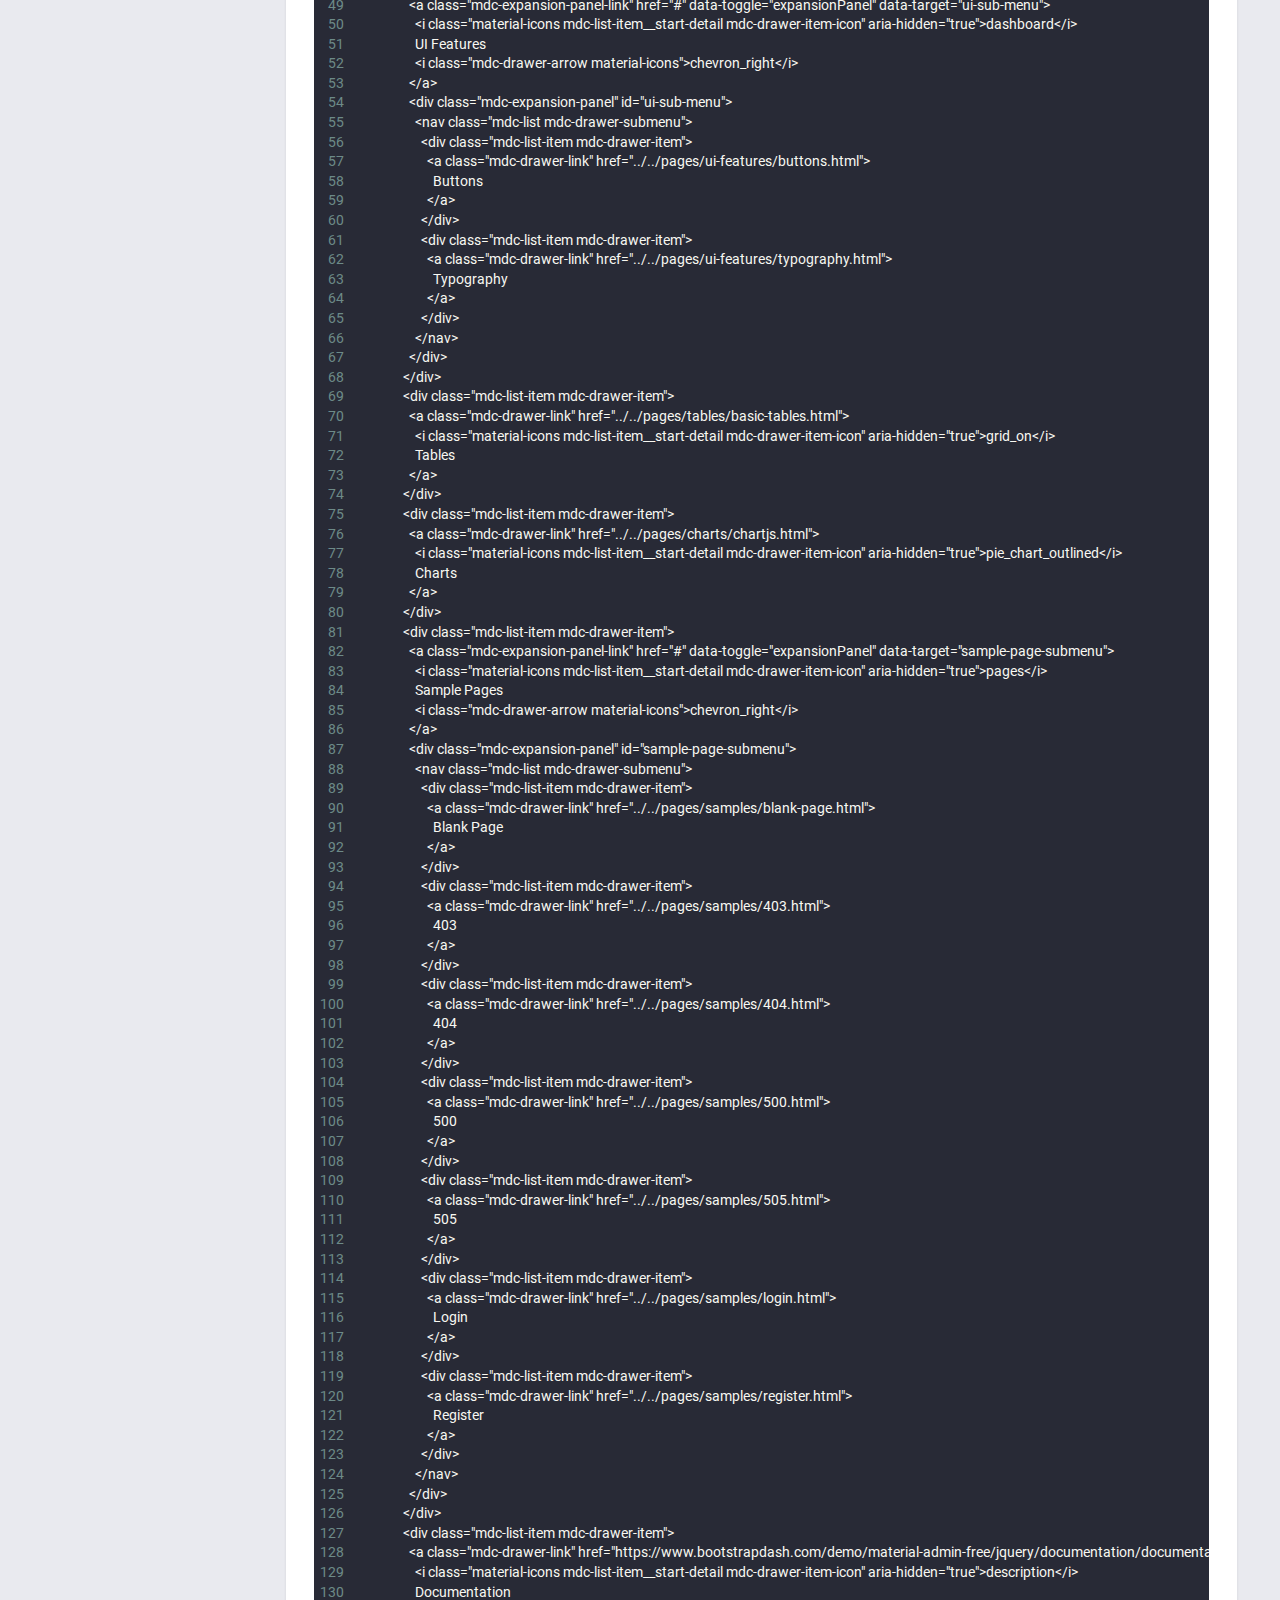
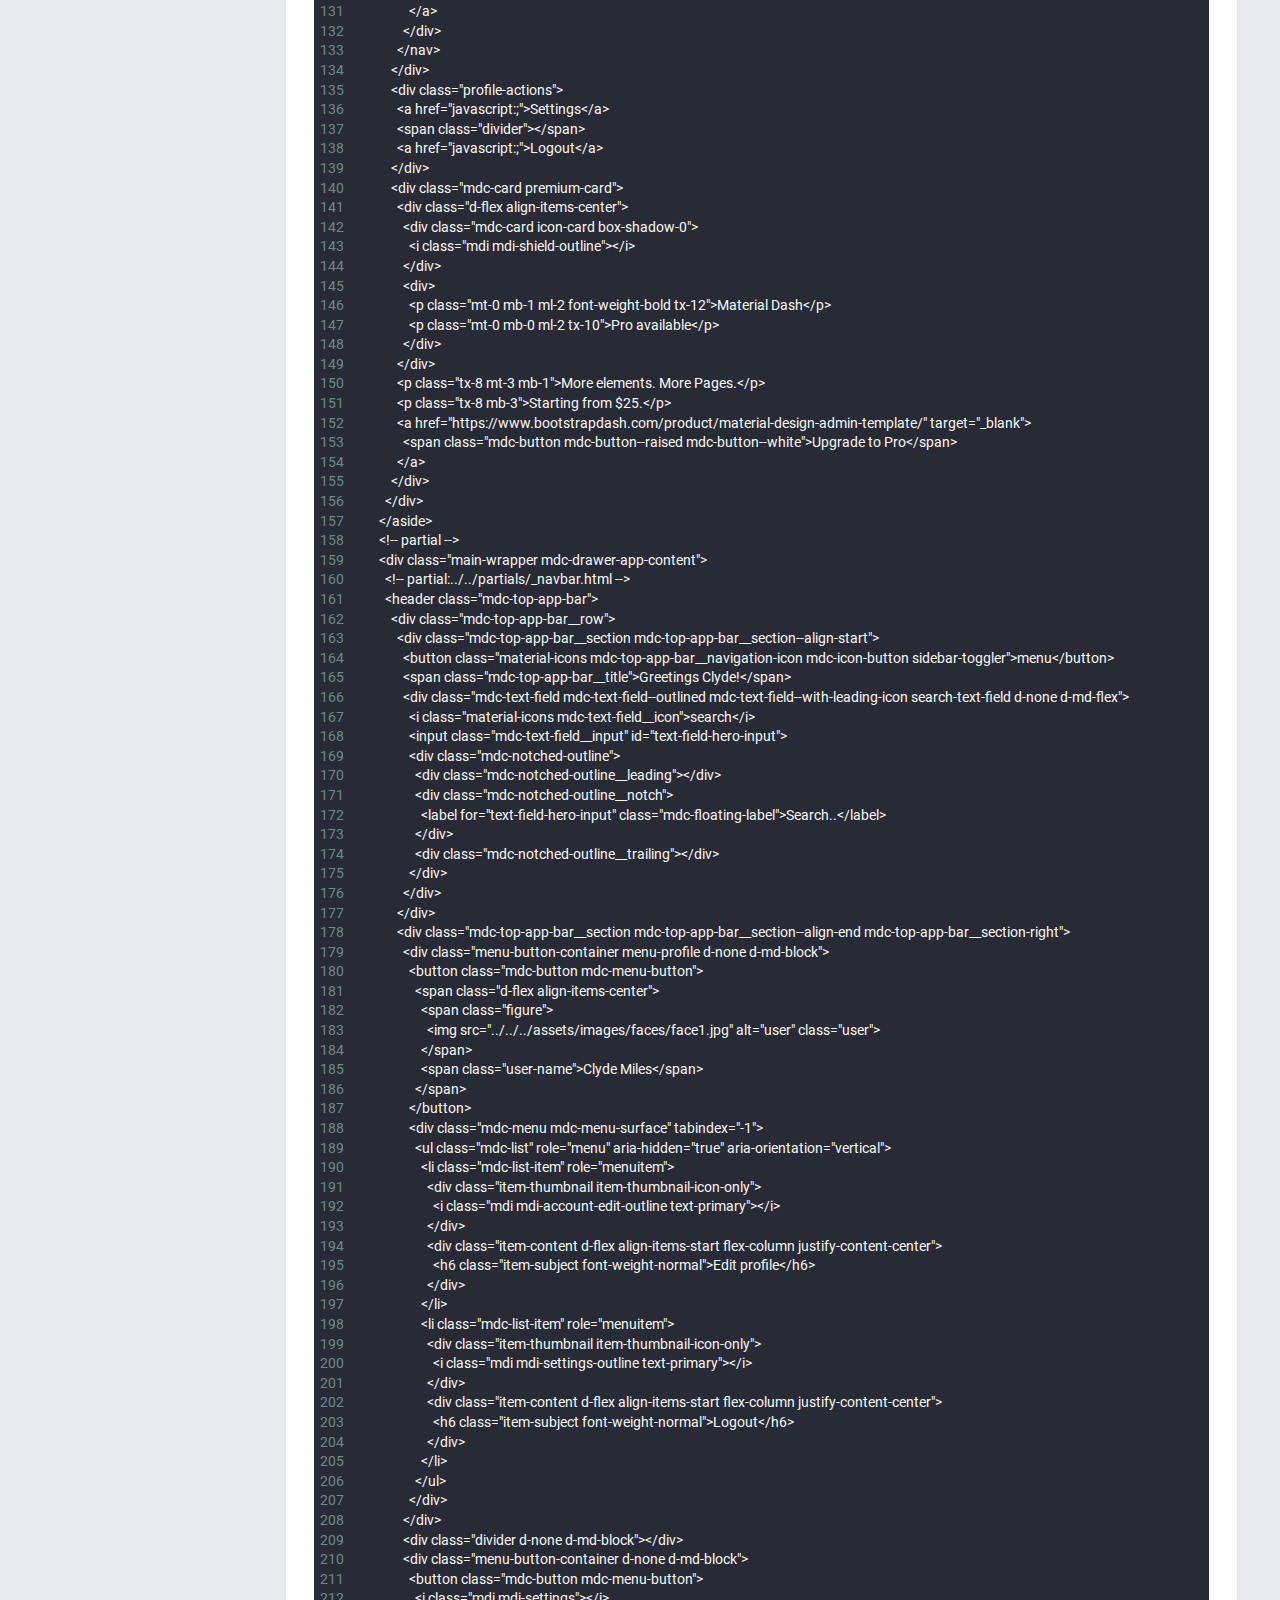
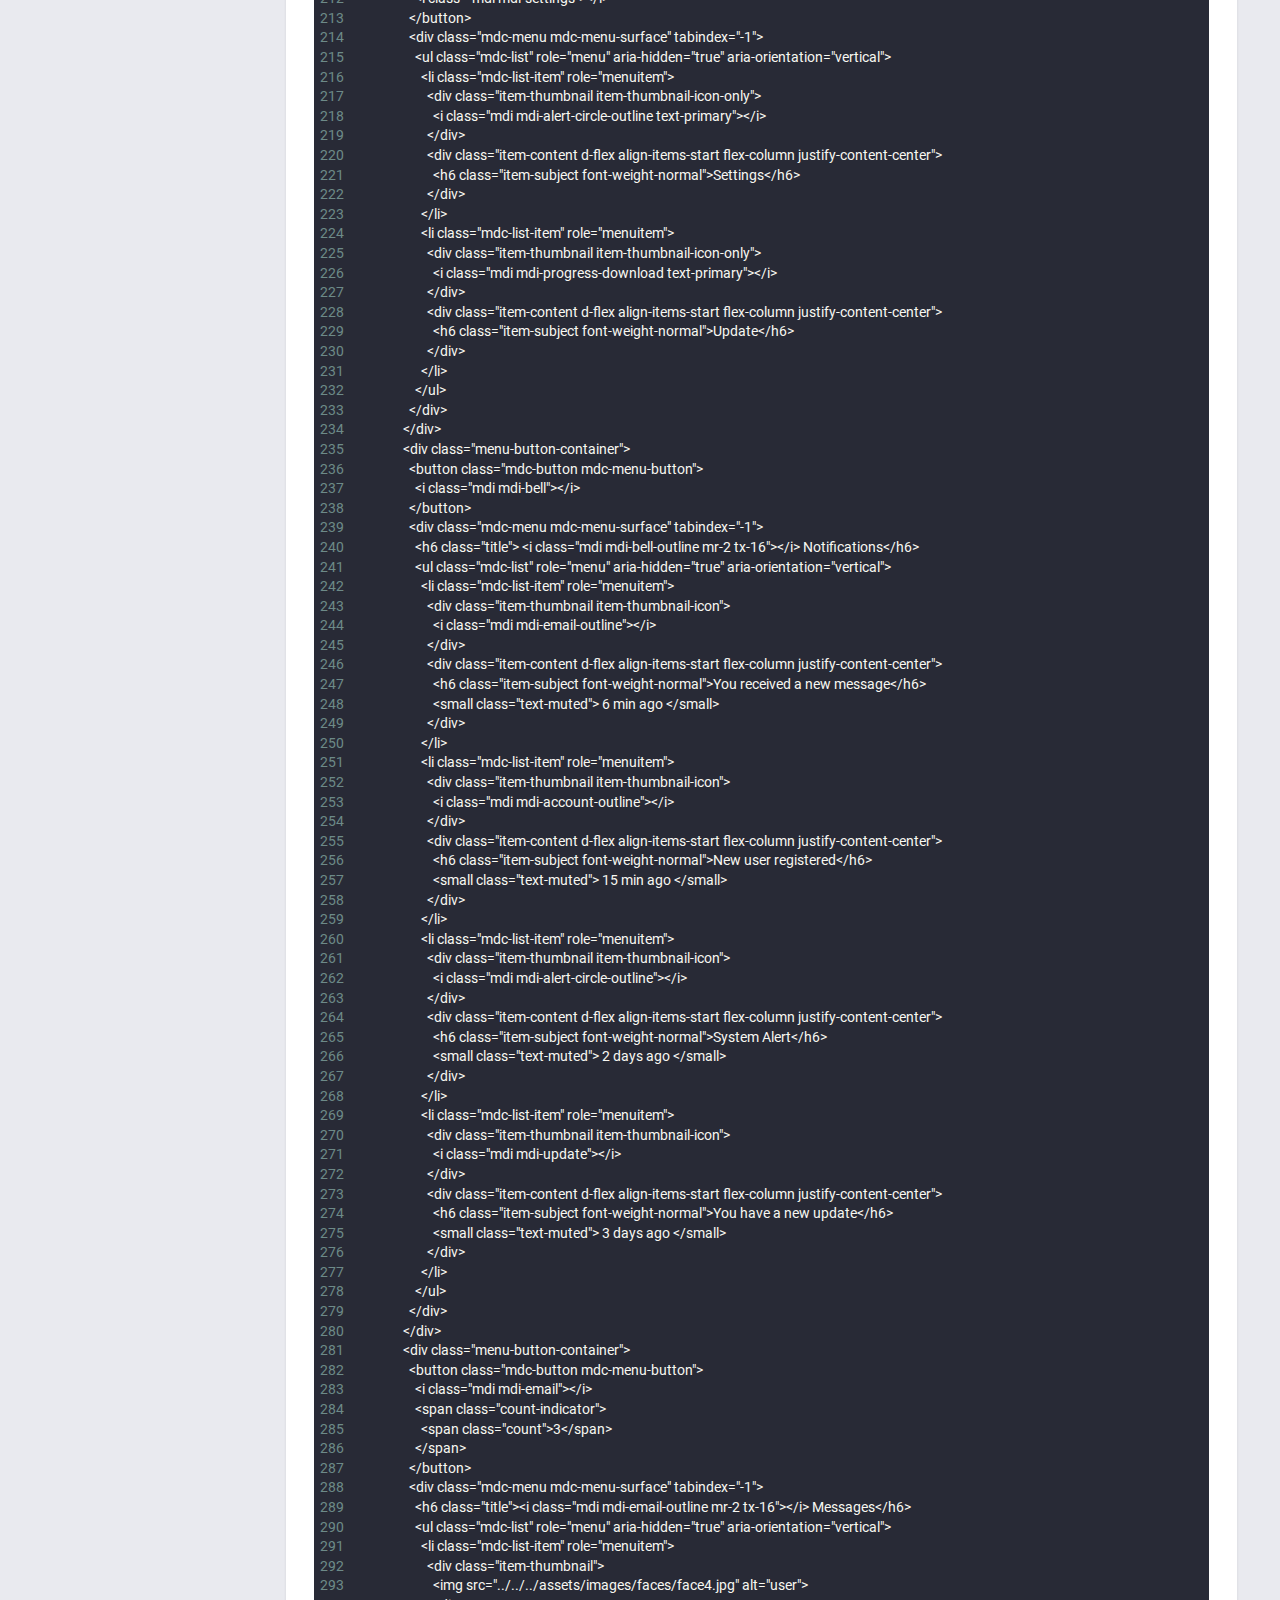
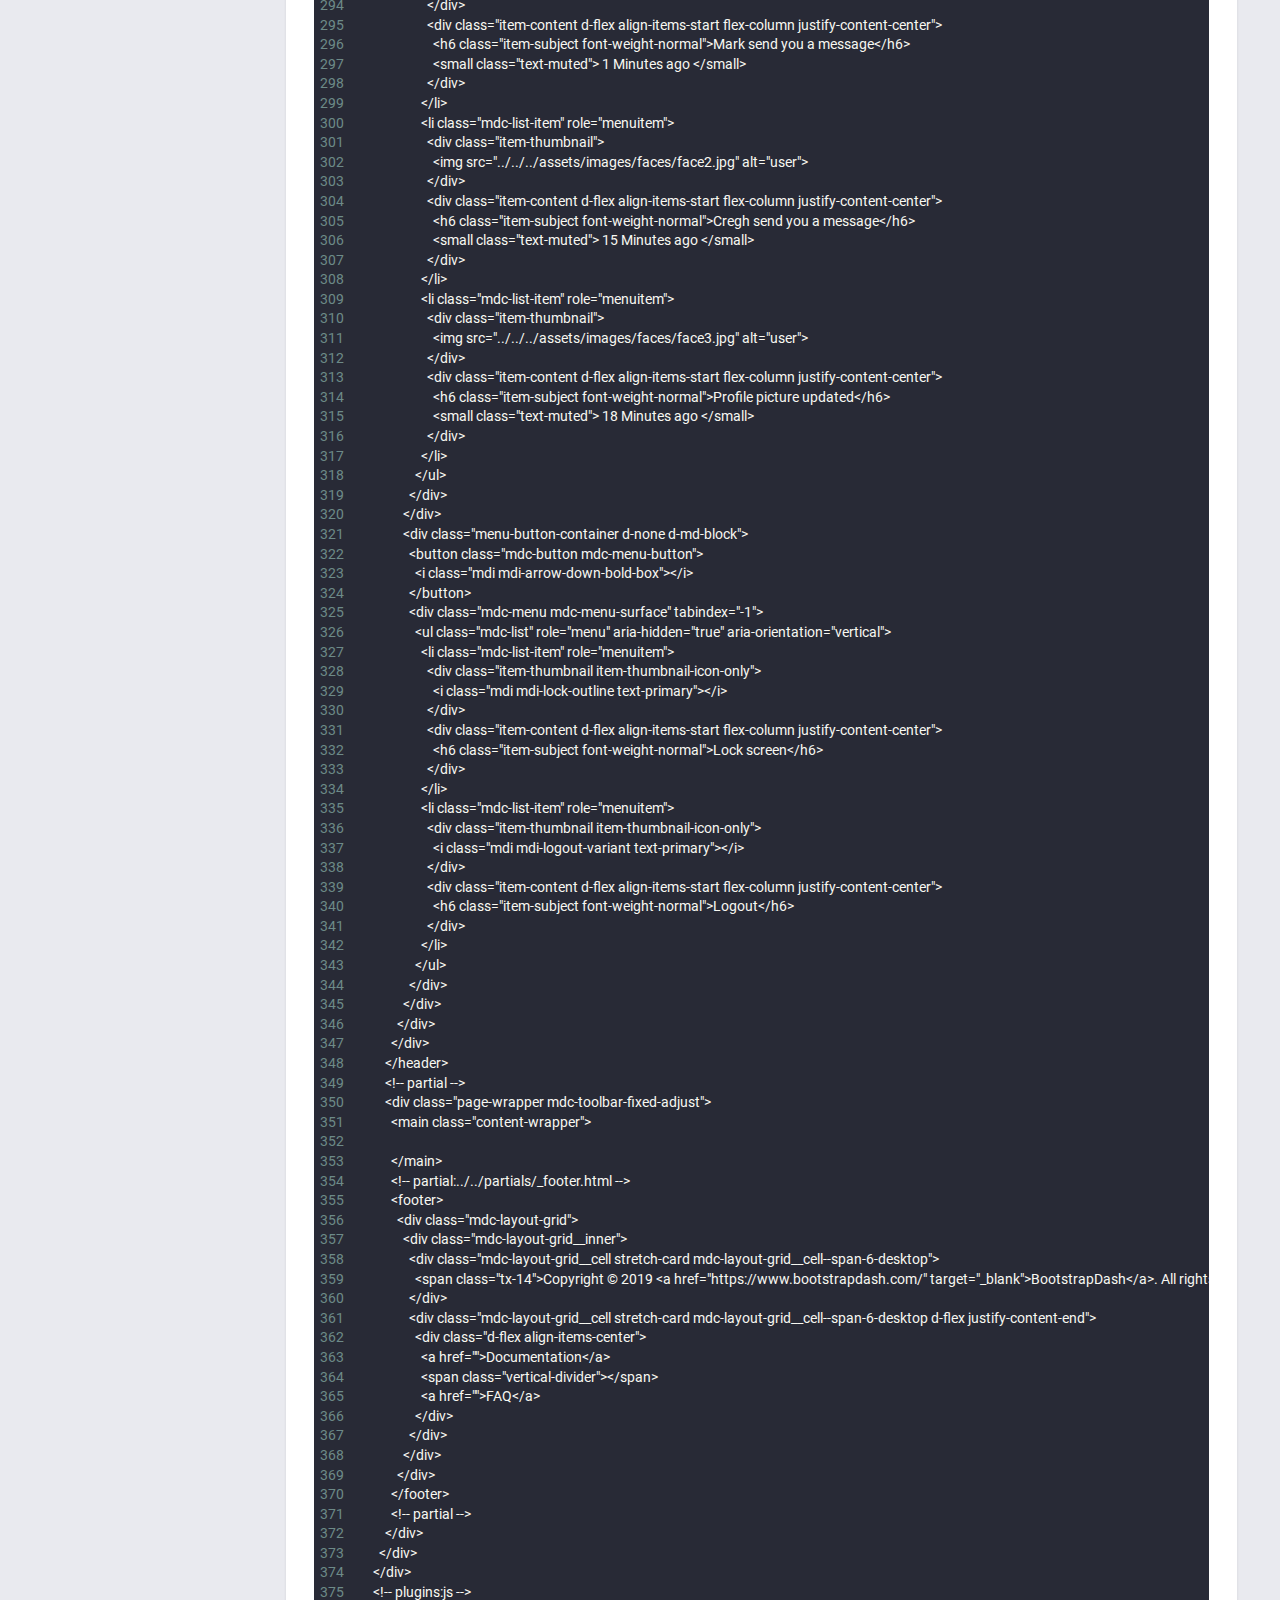
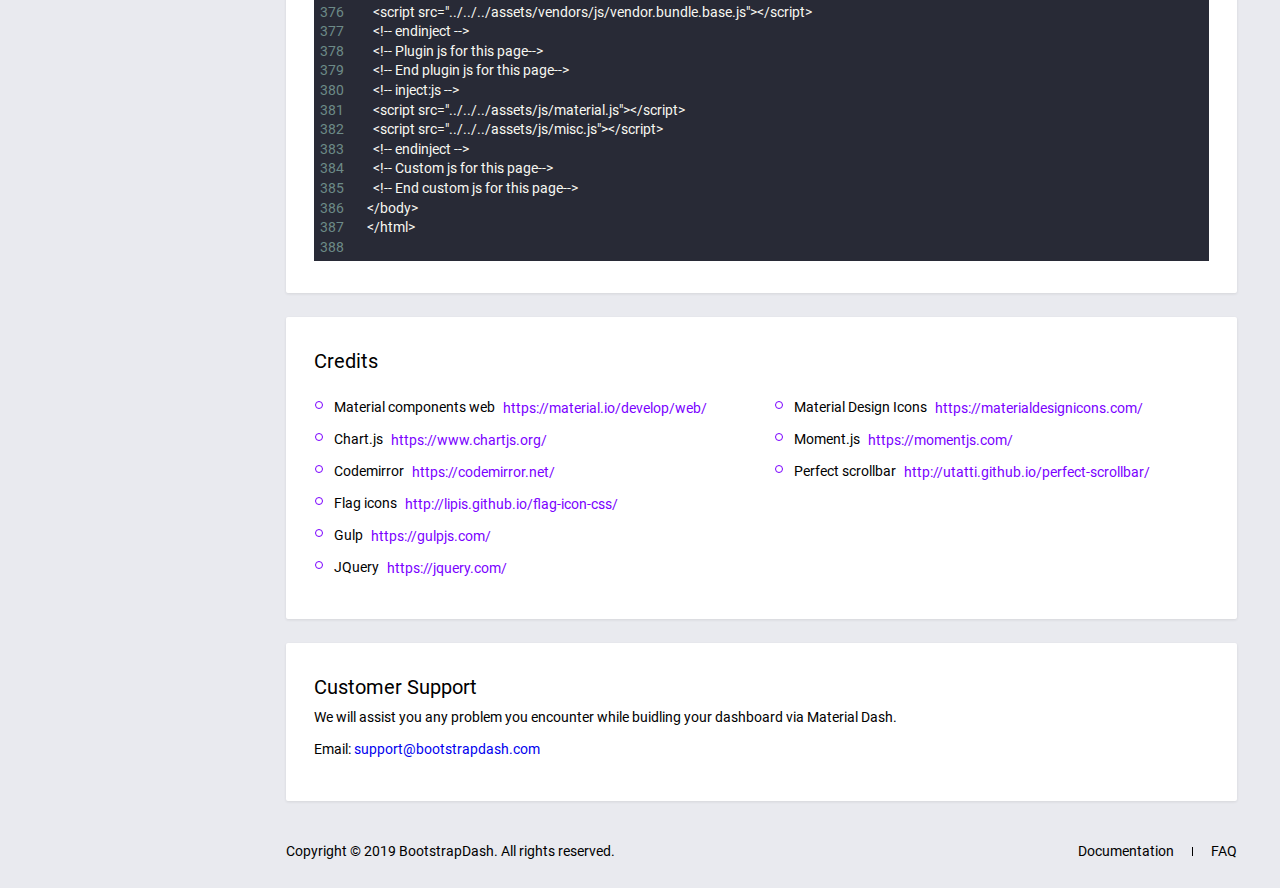
<file: Material-Admin-master/Material-Admin-master/documentation/documentation.html>
<!DOCTYPE html>
<html lang="en">
<head>
  <meta charset="UTF-8">
  <meta name="viewport" content="width=device-width, initial-scale=1.0">
  <meta http-equiv="X-UA-Compatible" content="ie=edge">
  <title>Documentation - Material Dash</title>
  <!-- plugins:css -->
  <link rel="stylesheet" href="../template/assets/vendors/mdi/css/materialdesignicons.min.css">
  <link rel="stylesheet" href="../template/assets/vendors/css/vendor.bundle.base.css">
  <!-- endinject -->
  <!-- Plugin css for this page -->
  <link rel="stylesheet" href="../template/assets/vendors/codemirror/codemirror.css">
  <link rel="stylesheet" href="../template/assets/vendors/codemirror/dracula.css">
  <!-- End plugin css for this page -->
  <!-- Layout styles -->
  <link rel="stylesheet" href="../template/assets/css/demo/style.css">
  <!-- End layout styles -->
  <link rel="shortcut icon" href="../template/assets/images/favicon.png" />
</head>
<body class="documentation">
  <div class="body-wrapper">
    <!-- sidebar -->
    <aside class="mdc-drawer mdc-drawer--dismissible mdc-drawer--open">
      <div class="mdc-drawer__header">
        <a href="../../index.html" class="brand-logo">
          <img src="../template/assets/images/logo.svg" alt="logo">
        </a>
      </div>
      <div class="mdc-drawer__content">
        <div class="mdc-list-group">
          <nav class="mdc-list mdc-drawer-menu">
            <div class="mdc-list-item mdc-drawer-item">
              <a class="mdc-drawer-link" href="#intro">
                <i class="material-icons mdc-list-item__start-detail mdc-drawer-item-icon" aria-hidden="true">home</i>
                Introduction
              </a>
            </div>
            <div class="mdc-list-item mdc-drawer-item">
              <a class="mdc-drawer-link" href="#file-structure">
                <i class="material-icons mdc-list-item__start-detail mdc-drawer-item-icon" aria-hidden="true">folder</i>
                File Structure
              </a>
            </div>
            <div class="mdc-list-item mdc-drawer-item">
              <a class="mdc-drawer-link" href="#installation">
                <i class="material-icons mdc-list-item__start-detail mdc-drawer-item-icon" aria-hidden="true">settings_applications</i>
                Installation
              </a>
            </div>
            <div class="mdc-list-item mdc-drawer-item">
              <a class="mdc-drawer-link" href="#basic-structure">
                <i class="material-icons mdc-list-item__start-detail mdc-drawer-item-icon" aria-hidden="true">view_quilt</i>
                Basic Structure
              </a>
            </div>
            <div class="mdc-list-item mdc-drawer-item">
              <a class="mdc-drawer-link" href="#credits">
                <i class="material-icons mdc-list-item__start-detail mdc-drawer-item-icon" aria-hidden="true">favorite_border</i>
                Credits
              </a>
            </div>
            <div class="mdc-list-item mdc-drawer-item">
              <a class="mdc-drawer-link" href="#support">
                <i class="material-icons mdc-list-item__start-detail mdc-drawer-item-icon" aria-hidden="true">contact_support</i>
                Customer Support
              </a>
            </div>
          </nav>
        </div>
      </div>
    </aside>
    <!-- partial -->
    <div class="main-wrapper mdc-drawer-app-content">
      <!-- navbar -->
      <header class="mdc-top-app-bar mdc-top-app-bar--fixed">
        <div class="mdc-top-app-bar__row">
          <section class="mdc-top-app-bar__section mdc-top-app-bar__section--align-start">
            <button class="material-icons mdc-top-app-bar__navigation-icon mdc-icon-button sidebar-toggler">menu</button>
            <span class="mdc-top-app-bar__title">Documentation</span>
          </section>
          <section class="mdc-top-app-bar__section mdc-top-app-bar__section--align-end mdc-top-app-bar__section-right" role="toolbar">
            <a href="https://www.bootstrapdash.com/product/material-design-admin-template/" target="_blank" class="mdc-button mdc-button--raised mdc-ripple-upgraded">
              Buy Now
            </a>
          </section>
        </div>
      </header>
      <!-- partial -->
      <div class="page-wrapper mdc-toolbar-fixed-adjust">
        <main class="content-wrapper">
          <div class="mdc-layout-grid">
            <div class="mdc-layout-grid__inner">
              <div class="mdc-layout-grid__cell stretch-card mdc-layout-grid__cell--span-12">
                <div class="mdc-card">
                  <h6 class="card-title" id="intro">Introduction</h6>
                  <p>Material Dash is a responsive HTML template that is based on Material Components for the web (MDC Web) and it is built with Sass. Sass compiler makes it easier to code and customize. Material Components for the web helps developers execute Material Design. Developed by a core team of engineers and UX designers at Google, these components enable a reliable development workflow to build beautiful and functional web projects.
                    All of MDC Web components have been modified to fit the style of Material Dash and provide a consistent look throughout the template.
                  </p>
                  <p>Before you start working with the template, we suggest you go through the pages that are bundled with the theme. Most of the template example pages contain quick tips on how to create or use a component which can
                      be really helpful when you need to create something on the fly.</p>
                  <p class="d-inline"><strong>Note</strong>: We are trying our best to document how to use the template. If you think that something is missing from the documentation, please do not hesitate to tell us about it. If you have any questions or issues regarding this theme please email us at <a class="text-primary" href="mailto:support@bootstrapdash.com">support@bootstrapdash.com</a></p>
                </div>
              </div>
              <div class="mdc-layout-grid__cell stretch-card mdc-layout-grid__cell--span-12">
                <div class="mdc-card">
                  <h6 class="card-title" id="file-structure">File Structure</h6>
                  <p>You can directly use the compiled and ready-to-use the version of the template. But in case you plan to customize the template extensively the template allows you to do so.</p>
                  <p>Once you have download the package you will see the following folder structure inside the folder.</p>
<pre>
Material Dash/
  ├ documentation/
  ├ template/
      ├ assets/
          ├ css/
          ├ fonts/
          ├ images/
          ├ js/
          ├ scss/
          ├ vendors/
      ├ demo/
          ├ pages/
          ├ partials/
          ├ index.html
      ├ gulp-tasks/
      ├ gulpfile.js
      ├ index.html
      ├ package.json
  ├ CHANGELOG.md
</pre>
                  <p class="mt-1">Note: The root folder denoted further in this documentation refers to the 'template' folder inside the downloaded folder</p>  
                  <div class="alert alert-success mt-4 d-flex align-items-center">
                    <i class="material-icons mr-3">info</i>
                    <p>We have bundled up the vendor files needed for demo purpose into a folder 'vendors', you may not need all those vendors in your application.  If you want to make any change in the vendor package files, you need to change the src path for related tasks in the file gulpfile.js and run the task <code>bundleVendors</code> to rebuild the vendor files.</p>
                  </div>   
                  
                  <hr class="mt-4 mb-4">

                  <h6 class="card-title" id="installation">Installation</h6>
                  <p>You need to install package files/Dependencies for this project if you want to customize it. To do this, you must have <span class="font-weight-bold">node and npm</span> installed in your computer.</p>
                  <p>Installation guide of the node can be found <a href="https://nodejs.org/en/" target="_blank">here</a>. As npm comes bundled with a node, a separate installation of npm is not needed.</p>
                  <p>If you have installed them, just go to the root folder and run the following command in your command prompt or terminal (for the mac users).</p>
<pre>npm install</pre>
                  <p class="mt-4">This will install the dev dependencies in the local <span class="font-weight-bold">node_modules</span> folder in your root directory.</p>
                  <p class="mt-2">Then you will need to install <span class="font-weight-bold">Gulp</span>. We use the Gulp task manager for the development processes. Gulp will watch for changes to the SCSS files and automatically compile the files to CSS.</p>
                  <p>Getting started with Gulp is pretty simple. The <a href="https://gulpjs.com/" target="_blank">Gulp</a> site is a great place to get information on installing Gulp if you need more information. You need to first install Gulp-cli in your machine using the below command.</p>
<pre>npm install -g gulp-cli</pre>
                  <p class="mt-4">This installs Gulp-cli globally to your machine. The other thing that Gulp requires, which, is really what does all the work, is the gulpfile.js. In this file, you set up all of your tasks that you will run.</p>
                  <p>Don't worry. We have this file already created for you!</p>
                  <p>To run this project in development mode enter the following command below. This will start the file watch by gulp and whenever a file is modified, the SCSS files will be compiled to create the CSS file.</p>
<pre>gulp serve</pre>
                  <div class="alert alert-warning mt-4 d-flex align-items-center">
                    <i class="material-icons mr-3">info</i>It is important to run  <code class="ml-1 mr-1"> gulp serve </code>  command from the directory where the gulpfile.js is located.
                  </div>
                </div> <!--mdc-card-->
              </div>
              <div class="mdc-layout-grid__cell stretch-card mdc-layout-grid__cell--span-12">
                <div class="mdc-card">
                  <h6 class="card-title" id="basic-structure">Basic structure</h6>
                  <p class="mb-4"> The below snippet shows the basic HTML structure of Material Dash Admin. Please note that all the stylesheets and script files in the below snippet should be included to render Material Dash Admin styles. </p>
<textarea class="code-non-editable">
  <!DOCTYPE html>
  <html lang="en">
  <head>
    <meta charset="UTF-8">
    <meta name="viewport" content="width=device-width, initial-scale=1.0">
    <meta http-equiv="X-UA-Compatible" content="ie=edge">
    <title>Material Dash</title>
    <!-- plugins:css -->
    <link rel="stylesheet" href="../../../assets/vendors/mdi/css/materialdesignicons.min.css">
    <link rel="stylesheet" href="../../../assets/vendors/css/vendor.bundle.base.css">
    <!-- endinject -->
    <!-- Plugin css for this page -->
    <!-- End plugin css for this page -->
    <!-- Layout styles -->
    <link rel="stylesheet" href="../../../assets/css/demo/style.css">
    <!-- End layout styles -->
    <link rel="shortcut icon" href="../../../assets/images/favicon.png" />
  </head>
  <body>
  <script src="../assets/js/preloader.js"></script>
    <div class="body-wrapper">
      <!-- partial:../../partials/_sidebar.html -->
      <aside class="mdc-drawer mdc-drawer--dismissible mdc-drawer--open">
        <div class="mdc-drawer__header">
          <a href="../../index.html" class="brand-logo">
            <img src="../../../assets/images/logo.svg" alt="logo">
          </a>
        </div>
        <div class="mdc-drawer__content">
          <div class="user-info">
            <p class="name">Clyde Miles</p>
            <p class="email">clydemiles@elenor.us</p>
          </div>
          <div class="mdc-list-group">
            <nav class="mdc-list mdc-drawer-menu">
              <div class="mdc-list-item mdc-drawer-item">
                <a class="mdc-drawer-link" href="../../index.html">
                  <i class="material-icons mdc-list-item__start-detail mdc-drawer-item-icon" aria-hidden="true">home</i>
                  Dashboard
                </a>
              </div>
              <div class="mdc-list-item mdc-drawer-item">
                <a class="mdc-drawer-link" href="../../pages/forms/basic-forms.html">
                  <i class="material-icons mdc-list-item__start-detail mdc-drawer-item-icon" aria-hidden="true">track_changes</i>
                  Forms
                </a>
              </div>
              <div class="mdc-list-item mdc-drawer-item">
                <a class="mdc-expansion-panel-link" href="#" data-toggle="expansionPanel" data-target="ui-sub-menu">
                  <i class="material-icons mdc-list-item__start-detail mdc-drawer-item-icon" aria-hidden="true">dashboard</i>
                  UI Features
                  <i class="mdc-drawer-arrow material-icons">chevron_right</i>
                </a>
                <div class="mdc-expansion-panel" id="ui-sub-menu">
                  <nav class="mdc-list mdc-drawer-submenu">
                    <div class="mdc-list-item mdc-drawer-item">
                      <a class="mdc-drawer-link" href="../../pages/ui-features/buttons.html">
                        Buttons
                      </a>
                    </div>
                    <div class="mdc-list-item mdc-drawer-item">
                      <a class="mdc-drawer-link" href="../../pages/ui-features/typography.html">
                        Typography
                      </a>
                    </div>
                  </nav>
                </div>
              </div>
              <div class="mdc-list-item mdc-drawer-item">
                <a class="mdc-drawer-link" href="../../pages/tables/basic-tables.html">
                  <i class="material-icons mdc-list-item__start-detail mdc-drawer-item-icon" aria-hidden="true">grid_on</i>
                  Tables
                </a>
              </div>
              <div class="mdc-list-item mdc-drawer-item">
                <a class="mdc-drawer-link" href="../../pages/charts/chartjs.html">
                  <i class="material-icons mdc-list-item__start-detail mdc-drawer-item-icon" aria-hidden="true">pie_chart_outlined</i>
                  Charts
                </a>
              </div>
              <div class="mdc-list-item mdc-drawer-item">
                <a class="mdc-expansion-panel-link" href="#" data-toggle="expansionPanel" data-target="sample-page-submenu">
                  <i class="material-icons mdc-list-item__start-detail mdc-drawer-item-icon" aria-hidden="true">pages</i>
                  Sample Pages
                  <i class="mdc-drawer-arrow material-icons">chevron_right</i>
                </a>
                <div class="mdc-expansion-panel" id="sample-page-submenu">
                  <nav class="mdc-list mdc-drawer-submenu">
                    <div class="mdc-list-item mdc-drawer-item">
                      <a class="mdc-drawer-link" href="../../pages/samples/blank-page.html">
                        Blank Page
                      </a>
                    </div>
                    <div class="mdc-list-item mdc-drawer-item">
                      <a class="mdc-drawer-link" href="../../pages/samples/403.html">
                        403
                      </a>
                    </div>
                    <div class="mdc-list-item mdc-drawer-item">
                      <a class="mdc-drawer-link" href="../../pages/samples/404.html">
                        404
                      </a>
                    </div>
                    <div class="mdc-list-item mdc-drawer-item">
                      <a class="mdc-drawer-link" href="../../pages/samples/500.html">
                        500
                      </a>
                    </div>
                    <div class="mdc-list-item mdc-drawer-item">
                      <a class="mdc-drawer-link" href="../../pages/samples/505.html">
                        505
                      </a>
                    </div>
                    <div class="mdc-list-item mdc-drawer-item">
                      <a class="mdc-drawer-link" href="../../pages/samples/login.html">
                        Login
                      </a>
                    </div>
                    <div class="mdc-list-item mdc-drawer-item">
                      <a class="mdc-drawer-link" href="../../pages/samples/register.html">
                        Register
                      </a>
                    </div>
                  </nav>
                </div>
              </div>
              <div class="mdc-list-item mdc-drawer-item">
                <a class="mdc-drawer-link" href="https://www.bootstrapdash.com/demo/material-admin-free/jquery/documentation/documentation.html" target="_blank">
                  <i class="material-icons mdc-list-item__start-detail mdc-drawer-item-icon" aria-hidden="true">description</i>
                  Documentation
                </a>
              </div>
            </nav>
          </div>
          <div class="profile-actions">
            <a href="javascript:;">Settings</a>
            <span class="divider"></span>
            <a href="javascript:;">Logout</a>
          </div>
          <div class="mdc-card premium-card">
            <div class="d-flex align-items-center">
              <div class="mdc-card icon-card box-shadow-0">
                <i class="mdi mdi-shield-outline"></i>
              </div>
              <div>
                <p class="mt-0 mb-1 ml-2 font-weight-bold tx-12">Material Dash</p>
                <p class="mt-0 mb-0 ml-2 tx-10">Pro available</p>
              </div>
            </div>
            <p class="tx-8 mt-3 mb-1">More elements. More Pages.</p>
            <p class="tx-8 mb-3">Starting from $25.</p>
            <a href="https://www.bootstrapdash.com/product/material-design-admin-template/" target="_blank">
              <span class="mdc-button mdc-button--raised mdc-button--white">Upgrade to Pro</span>
            </a>
          </div>
        </div>
      </aside>
      <!-- partial -->
      <div class="main-wrapper mdc-drawer-app-content">
        <!-- partial:../../partials/_navbar.html -->
        <header class="mdc-top-app-bar">
          <div class="mdc-top-app-bar__row">
            <div class="mdc-top-app-bar__section mdc-top-app-bar__section--align-start">
              <button class="material-icons mdc-top-app-bar__navigation-icon mdc-icon-button sidebar-toggler">menu</button>
              <span class="mdc-top-app-bar__title">Greetings Clyde!</span>
              <div class="mdc-text-field mdc-text-field--outlined mdc-text-field--with-leading-icon search-text-field d-none d-md-flex">
                <i class="material-icons mdc-text-field__icon">search</i>
                <input class="mdc-text-field__input" id="text-field-hero-input">
                <div class="mdc-notched-outline">
                  <div class="mdc-notched-outline__leading"></div>
                  <div class="mdc-notched-outline__notch">
                    <label for="text-field-hero-input" class="mdc-floating-label">Search..</label>
                  </div>
                  <div class="mdc-notched-outline__trailing"></div>
                </div>
              </div>
            </div>
            <div class="mdc-top-app-bar__section mdc-top-app-bar__section--align-end mdc-top-app-bar__section-right">
              <div class="menu-button-container menu-profile d-none d-md-block">
                <button class="mdc-button mdc-menu-button">
                  <span class="d-flex align-items-center">
                    <span class="figure">
                      <img src="../../../assets/images/faces/face1.jpg" alt="user" class="user">
                    </span>
                    <span class="user-name">Clyde Miles</span>
                  </span>
                </button>
                <div class="mdc-menu mdc-menu-surface" tabindex="-1">
                  <ul class="mdc-list" role="menu" aria-hidden="true" aria-orientation="vertical">
                    <li class="mdc-list-item" role="menuitem">
                      <div class="item-thumbnail item-thumbnail-icon-only">
                        <i class="mdi mdi-account-edit-outline text-primary"></i>
                      </div>
                      <div class="item-content d-flex align-items-start flex-column justify-content-center">
                        <h6 class="item-subject font-weight-normal">Edit profile</h6>
                      </div>
                    </li>
                    <li class="mdc-list-item" role="menuitem">
                      <div class="item-thumbnail item-thumbnail-icon-only">
                        <i class="mdi mdi-settings-outline text-primary"></i>                      
                      </div>
                      <div class="item-content d-flex align-items-start flex-column justify-content-center">
                        <h6 class="item-subject font-weight-normal">Logout</h6>
                      </div>
                    </li>
                  </ul>
                </div>
              </div>
              <div class="divider d-none d-md-block"></div>
              <div class="menu-button-container d-none d-md-block">
                <button class="mdc-button mdc-menu-button">
                  <i class="mdi mdi-settings"></i>
                </button>
                <div class="mdc-menu mdc-menu-surface" tabindex="-1">
                  <ul class="mdc-list" role="menu" aria-hidden="true" aria-orientation="vertical">
                    <li class="mdc-list-item" role="menuitem">
                      <div class="item-thumbnail item-thumbnail-icon-only">
                        <i class="mdi mdi-alert-circle-outline text-primary"></i>
                      </div>
                      <div class="item-content d-flex align-items-start flex-column justify-content-center">
                        <h6 class="item-subject font-weight-normal">Settings</h6>
                      </div>
                    </li>
                    <li class="mdc-list-item" role="menuitem">
                      <div class="item-thumbnail item-thumbnail-icon-only">
                        <i class="mdi mdi-progress-download text-primary"></i>                      
                      </div>
                      <div class="item-content d-flex align-items-start flex-column justify-content-center">
                        <h6 class="item-subject font-weight-normal">Update</h6>
                      </div>
                    </li>
                  </ul>
                </div>
              </div>
              <div class="menu-button-container">
                <button class="mdc-button mdc-menu-button">
                  <i class="mdi mdi-bell"></i>
                </button>
                <div class="mdc-menu mdc-menu-surface" tabindex="-1">
                  <h6 class="title"> <i class="mdi mdi-bell-outline mr-2 tx-16"></i> Notifications</h6>
                  <ul class="mdc-list" role="menu" aria-hidden="true" aria-orientation="vertical">
                    <li class="mdc-list-item" role="menuitem">
                      <div class="item-thumbnail item-thumbnail-icon">
                        <i class="mdi mdi-email-outline"></i>
                      </div>
                      <div class="item-content d-flex align-items-start flex-column justify-content-center">
                        <h6 class="item-subject font-weight-normal">You received a new message</h6>
                        <small class="text-muted"> 6 min ago </small>
                      </div>
                    </li>
                    <li class="mdc-list-item" role="menuitem">
                      <div class="item-thumbnail item-thumbnail-icon">
                        <i class="mdi mdi-account-outline"></i>                      
                      </div>
                      <div class="item-content d-flex align-items-start flex-column justify-content-center">
                        <h6 class="item-subject font-weight-normal">New user registered</h6>
                        <small class="text-muted"> 15 min ago </small>
                      </div>
                    </li>
                    <li class="mdc-list-item" role="menuitem">
                      <div class="item-thumbnail item-thumbnail-icon">
                        <i class="mdi mdi-alert-circle-outline"></i>
                      </div>
                      <div class="item-content d-flex align-items-start flex-column justify-content-center">
                        <h6 class="item-subject font-weight-normal">System Alert</h6>
                        <small class="text-muted"> 2 days ago </small>
                      </div>
                    </li> 
                    <li class="mdc-list-item" role="menuitem">
                      <div class="item-thumbnail item-thumbnail-icon">
                        <i class="mdi mdi-update"></i>
                      </div>
                      <div class="item-content d-flex align-items-start flex-column justify-content-center">
                        <h6 class="item-subject font-weight-normal">You have a new update</h6>
                        <small class="text-muted"> 3 days ago </small>
                      </div>
                    </li> 
                  </ul>
                </div>
              </div>
              <div class="menu-button-container">
                <button class="mdc-button mdc-menu-button">
                  <i class="mdi mdi-email"></i>
                  <span class="count-indicator">
                    <span class="count">3</span>
                  </span>
                </button>
                <div class="mdc-menu mdc-menu-surface" tabindex="-1">
                  <h6 class="title"><i class="mdi mdi-email-outline mr-2 tx-16"></i> Messages</h6>
                  <ul class="mdc-list" role="menu" aria-hidden="true" aria-orientation="vertical">
                    <li class="mdc-list-item" role="menuitem">
                      <div class="item-thumbnail">
                        <img src="../../../assets/images/faces/face4.jpg" alt="user">
                      </div>
                      <div class="item-content d-flex align-items-start flex-column justify-content-center">
                        <h6 class="item-subject font-weight-normal">Mark send you a message</h6>
                        <small class="text-muted"> 1 Minutes ago </small>
                      </div>
                    </li>
                    <li class="mdc-list-item" role="menuitem">
                      <div class="item-thumbnail">
                        <img src="../../../assets/images/faces/face2.jpg" alt="user">
                      </div>
                      <div class="item-content d-flex align-items-start flex-column justify-content-center">
                        <h6 class="item-subject font-weight-normal">Cregh send you a message</h6>
                        <small class="text-muted"> 15 Minutes ago </small>
                      </div>
                    </li>
                    <li class="mdc-list-item" role="menuitem">
                      <div class="item-thumbnail">
                        <img src="../../../assets/images/faces/face3.jpg" alt="user">
                      </div>
                      <div class="item-content d-flex align-items-start flex-column justify-content-center">
                        <h6 class="item-subject font-weight-normal">Profile picture updated</h6>
                        <small class="text-muted"> 18 Minutes ago </small>
                      </div>
                    </li>                
                  </ul>
                </div>
              </div>
              <div class="menu-button-container d-none d-md-block">
                <button class="mdc-button mdc-menu-button">
                  <i class="mdi mdi-arrow-down-bold-box"></i>
                </button>
                <div class="mdc-menu mdc-menu-surface" tabindex="-1">
                  <ul class="mdc-list" role="menu" aria-hidden="true" aria-orientation="vertical">
                    <li class="mdc-list-item" role="menuitem">
                      <div class="item-thumbnail item-thumbnail-icon-only">
                        <i class="mdi mdi-lock-outline text-primary"></i>
                      </div>
                      <div class="item-content d-flex align-items-start flex-column justify-content-center">
                        <h6 class="item-subject font-weight-normal">Lock screen</h6>
                      </div>
                    </li>
                    <li class="mdc-list-item" role="menuitem">
                      <div class="item-thumbnail item-thumbnail-icon-only">
                        <i class="mdi mdi-logout-variant text-primary"></i>                      
                      </div>
                      <div class="item-content d-flex align-items-start flex-column justify-content-center">
                        <h6 class="item-subject font-weight-normal">Logout</h6>
                      </div>
                    </li>
                  </ul>
                </div>
              </div>
            </div>
          </div>
        </header>
        <!-- partial -->
        <div class="page-wrapper mdc-toolbar-fixed-adjust">
          <main class="content-wrapper">
            
          </main>
          <!-- partial:../../partials/_footer.html -->
          <footer>
            <div class="mdc-layout-grid">
              <div class="mdc-layout-grid__inner">
                <div class="mdc-layout-grid__cell stretch-card mdc-layout-grid__cell--span-6-desktop">
                  <span class="tx-14">Copyright © 2019 <a href="https://www.bootstrapdash.com/" target="_blank">BootstrapDash</a>. All rights reserved.</span>
                </div>
                <div class="mdc-layout-grid__cell stretch-card mdc-layout-grid__cell--span-6-desktop d-flex justify-content-end">
                  <div class="d-flex align-items-center">
                    <a href="">Documentation</a>
                    <span class="vertical-divider"></span>
                    <a href="">FAQ</a>
                  </div>
                </div>
              </div>
            </div>
          </footer>
          <!-- partial -->
        </div>
      </div>
    </div>
    <!-- plugins:js -->
    <script src="../../../assets/vendors/js/vendor.bundle.base.js"></script>
    <!-- endinject -->
    <!-- Plugin js for this page-->
    <!-- End plugin js for this page-->
    <!-- inject:js -->
    <script src="../../../assets/js/material.js"></script>
    <script src="../../../assets/js/misc.js"></script>
    <!-- endinject -->
    <!-- Custom js for this page-->
    <!-- End custom js for this page-->
  </body>
  </html>
</textarea>
                </div>
              </div>
              <div class="mdc-layout-grid__cell stretch-card mdc-layout-grid__cell--span-12">
                <div class="mdc-card">
                  <h6 class="card-title" id="credits">Credits</h6>
                  <div class="mdc-layout-grid__inner credits">
                    <div class="mdc-layout-grid__cell stretch-card mdc-layout-grid__cell--span-6 mdc-layout-grid__cell--span-12-tablet">
                      <ul class="credit-list">
                        <li>
                          <p>Material components web</p> <a href="https://material.io/develop/web/" target="_blank">https://material.io/develop/web/</a>
                        </li>
                        <li>
                          <p>Chart.js</p> <a href="https://www.chartjs.org/" target="_blank">https://www.chartjs.org/</a>
                        </li>
                        <li>
                          <p>Codemirror</p> <a href="https://codemirror.net/" target="_blank">https://codemirror.net/</a>
                        </li>
                        <li>
                          <p>Flag icons</p> <a href="http://lipis.github.io/flag-icon-css/" target="_blank">http://lipis.github.io/flag-icon-css/</a>
                        </li>
                        <li>
                          <p>Gulp</p> <a href="https://gulpjs.com/" target="_blank">https://gulpjs.com/</a>
                        </li>
                        <li>
                          <p>JQuery</p> <a href="https://jquery.com/" target="_blank">https://jquery.com/</a>
                        </li>
                      </ul>
                    </div>
                    <div class="mdc-layout-grid__cell stretch-card mdc-layout-grid__cell--span-6 mdc-layout-grid__cell--span-12-tablet">
                      <ul class="credit-list">
                        <li>
                          <p>Material Design Icons</p> <a href="https://materialdesignicons.com/" target="_blank">https://materialdesignicons.com/</a>
                        </li>
                        <li>
                          <p>Moment.js</p> <a href="https://momentjs.com/" target="_blank">https://momentjs.com/</a>
                        </li>
                        <li>
                          <p>Perfect scrollbar</p> <a href="http://utatti.github.io/perfect-scrollbar/" target="_blank">http://utatti.github.io/perfect-scrollbar/</a>
                        </li>
                      </ul>
                    </div>
                  </div>
                </div>
              </div>
              <div class="mdc-layout-grid__cell stretch-card mdc-layout-grid__cell--span-12">
                <div class="mdc-card">
                  <h6 class="card-title" id="support">Customer Support</h6>
                  <p>We will assist you any problem you encounter while buidling your dashboard via Material Dash.</p>
                  <p>Email: <a href="mailto:support@bootstrapdash.com">support@bootstrapdash.com</a> </p>
                </div>
              </div>
              <!-- Ripple Enabled Buttons Ends -->
            </div>
          </div>
        </main>
        <!-- footer -->
        <footer>
          <div class="mdc-layout-grid">
            <div class="mdc-layout-grid__inner">
              <div class="mdc-layout-grid__cell stretch-card mdc-layout-grid__cell--span-6-desktop">
                <span class="tx-14">Copyright © 2019 <a href="https://www.bootstrapdash.com/" target="_blank">BootstrapDash</a>. All rights reserved.</span>
              </div>
              <div class="mdc-layout-grid__cell stretch-card mdc-layout-grid__cell--span-6-desktop d-flex justify-content-end">
                <div class="d-flex align-items-center">
                  <a href="">Documentation</a>
                  <span class="vertical-divider"></span>
                  <a href="">FAQ</a>
                </div>
              </div>
            </div>
          </div>
        </footer>
        <!-- partial -->
      </div>
    </div>
  </div>
  <!-- plugins:js -->
  <script src="../template/assets/vendors/js/vendor.bundle.base.js"></script>
  <!-- endinject -->
  <!-- Plugin js for this page-->
  <script src="../template/assets/vendors/codemirror/codemirror.js"></script>
  <script src="../template/assets/vendors/codemirror/javascript.js"></script>
  <script src="../template/assets/vendors/codemirror/shell.js"></script>
  <!-- End plugin js for this page-->
  <!-- inject:js -->
  <script src="../template/assets/js/material.js"></script>
  <script src="../template/assets/js/misc.js"></script>
  <!-- endinject -->
  <!-- Custom js for this page-->
  <script src="./script.js"></script>
  <!-- End custom js for this page-->
</body>
</html>
</file>
<file: Honorarios/form-register/css/util.css>
/*[ FONT SIZE ]
///////////////////////////////////////////////////////////
*/
.fs-1 {font-size: 1px;}
.fs-2 {font-size: 2px;}
.fs-3 {font-size: 3px;}
.fs-4 {font-size: 4px;}
.fs-5 {font-size: 5px;}
.fs-6 {font-size: 6px;}
.fs-7 {font-size: 7px;}
.fs-8 {font-size: 8px;}
.fs-9 {font-size: 9px;}
.fs-10 {font-size: 10px;}
.fs-11 {font-size: 11px;}
.fs-12 {font-size: 12px;}
.fs-13 {font-size: 13px;}
.fs-14 {font-size: 14px;}
.fs-15 {font-size: 15px;}
.fs-16 {font-size: 16px;}
.fs-17 {font-size: 17px;}
.fs-18 {font-size: 18px;}
.fs-19 {font-size: 19px;}
.fs-20 {font-size: 20px;}
.fs-21 {font-size: 21px;}
.fs-22 {font-size: 22px;}
.fs-23 {font-size: 23px;}
.fs-24 {font-size: 24px;}
.fs-25 {font-size: 25px;}
.fs-26 {font-size: 26px;}
.fs-27 {font-size: 27px;}
.fs-28 {font-size: 28px;}
.fs-29 {font-size: 29px;}
.fs-30 {font-size: 30px;}
.fs-31 {font-size: 31px;}
.fs-32 {font-size: 32px;}
.fs-33 {font-size: 33px;}
.fs-34 {font-size: 34px;}
.fs-35 {font-size: 35px;}
.fs-36 {font-size: 36px;}
.fs-37 {font-size: 37px;}
.fs-38 {font-size: 38px;}
.fs-39 {font-size: 39px;}
.fs-40 {font-size: 40px;}
.fs-41 {font-size: 41px;}
.fs-42 {font-size: 42px;}
.fs-43 {font-size: 43px;}
.fs-44 {font-size: 44px;}
.fs-45 {font-size: 45px;}
.fs-46 {font-size: 46px;}
.fs-47 {font-size: 47px;}
.fs-48 {font-size: 48px;}
.fs-49 {font-size: 49px;}
.fs-50 {font-size: 50px;}
.fs-51 {font-size: 51px;}
.fs-52 {font-size: 52px;}
.fs-53 {font-size: 53px;}
.fs-54 {font-size: 54px;}
.fs-55 {font-size: 55px;}
.fs-56 {font-size: 56px;}
.fs-57 {font-size: 57px;}
.fs-58 {font-size: 58px;}
.fs-59 {font-size: 59px;}
.fs-60 {font-size: 60px;}
.fs-61 {font-size: 61px;}
.fs-62 {font-size: 62px;}
.fs-63 {font-size: 63px;}
.fs-64 {font-size: 64px;}
.fs-65 {font-size: 65px;}
.fs-66 {font-size: 66px;}
.fs-67 {font-size: 67px;}
.fs-68 {font-size: 68px;}
.fs-69 {font-size: 69px;}
.fs-70 {font-size: 70px;}
.fs-71 {font-size: 71px;}
.fs-72 {font-size: 72px;}
.fs-73 {font-size: 73px;}
.fs-74 {font-size: 74px;}
.fs-75 {font-size: 75px;}
.fs-76 {font-size: 76px;}
.fs-77 {font-size: 77px;}
.fs-78 {font-size: 78px;}
.fs-79 {font-size: 79px;}
.fs-80 {font-size: 80px;}
.fs-81 {font-size: 81px;}
.fs-82 {font-size: 82px;}
.fs-83 {font-size: 83px;}
.fs-84 {font-size: 84px;}
.fs-85 {font-size: 85px;}
.fs-86 {font-size: 86px;}
.fs-87 {font-size: 87px;}
.fs-88 {font-size: 88px;}
.fs-89 {font-size: 89px;}
.fs-90 {font-size: 90px;}
.fs-91 {font-size: 91px;}
.fs-92 {font-size: 92px;}
.fs-93 {font-size: 93px;}
.fs-94 {font-size: 94px;}
.fs-95 {font-size: 95px;}
.fs-96 {font-size: 96px;}
.fs-97 {font-size: 97px;}
.fs-98 {font-size: 98px;}
.fs-99 {font-size: 99px;}
.fs-100 {font-size: 100px;}
.fs-101 {font-size: 101px;}
.fs-102 {font-size: 102px;}
.fs-103 {font-size: 103px;}
.fs-104 {font-size: 104px;}
.fs-105 {font-size: 105px;}
.fs-106 {font-size: 106px;}
.fs-107 {font-size: 107px;}
.fs-108 {font-size: 108px;}
.fs-109 {font-size: 109px;}
.fs-110 {font-size: 110px;}
.fs-111 {font-size: 111px;}
.fs-112 {font-size: 112px;}
.fs-113 {font-size: 113px;}
.fs-114 {font-size: 114px;}
.fs-115 {font-size: 115px;}
.fs-116 {font-size: 116px;}
.fs-117 {font-size: 117px;}
.fs-118 {font-size: 118px;}
.fs-119 {font-size: 119px;}
.fs-120 {font-size: 120px;}
.fs-121 {font-size: 121px;}
.fs-122 {font-size: 122px;}
.fs-123 {font-size: 123px;}
.fs-124 {font-size: 124px;}
.fs-125 {font-size: 125px;}
.fs-126 {font-size: 126px;}
.fs-127 {font-size: 127px;}
.fs-128 {font-size: 128px;}
.fs-129 {font-size: 129px;}
.fs-130 {font-size: 130px;}
.fs-131 {font-size: 131px;}
.fs-132 {font-size: 132px;}
.fs-133 {font-size: 133px;}
.fs-134 {font-size: 134px;}
.fs-135 {font-size: 135px;}
.fs-136 {font-size: 136px;}
.fs-137 {font-size: 137px;}
.fs-138 {font-size: 138px;}
.fs-139 {font-size: 139px;}
.fs-140 {font-size: 140px;}
.fs-141 {font-size: 141px;}
.fs-142 {font-size: 142px;}
.fs-143 {font-size: 143px;}
.fs-144 {font-size: 144px;}
.fs-145 {font-size: 145px;}
.fs-146 {font-size: 146px;}
.fs-147 {font-size: 147px;}
.fs-148 {font-size: 148px;}
.fs-149 {font-size: 149px;}
.fs-150 {font-size: 150px;}
.fs-151 {font-size: 151px;}
.fs-152 {font-size: 152px;}
.fs-153 {font-size: 153px;}
.fs-154 {font-size: 154px;}
.fs-155 {font-size: 155px;}
.fs-156 {font-size: 156px;}
.fs-157 {font-size: 157px;}
.fs-158 {font-size: 158px;}
.fs-159 {font-size: 159px;}
.fs-160 {font-size: 160px;}
.fs-161 {font-size: 161px;}
.fs-162 {font-size: 162px;}
.fs-163 {font-size: 163px;}
.fs-164 {font-size: 164px;}
.fs-165 {font-size: 165px;}
.fs-166 {font-size: 166px;}
.fs-167 {font-size: 167px;}
.fs-168 {font-size: 168px;}
.fs-169 {font-size: 169px;}
.fs-170 {font-size: 170px;}
.fs-171 {font-size: 171px;}
.fs-172 {font-size: 172px;}
.fs-173 {font-size: 173px;}
.fs-174 {font-size: 174px;}
.fs-175 {font-size: 175px;}
.fs-176 {font-size: 176px;}
.fs-177 {font-size: 177px;}
.fs-178 {font-size: 178px;}
.fs-179 {font-size: 179px;}
.fs-180 {font-size: 180px;}
.fs-181 {font-size: 181px;}
.fs-182 {font-size: 182px;}
.fs-183 {font-size: 183px;}
.fs-184 {font-size: 184px;}
.fs-185 {font-size: 185px;}
.fs-186 {font-size: 186px;}
.fs-187 {font-size: 187px;}
.fs-188 {font-size: 188px;}
.fs-189 {font-size: 189px;}
.fs-190 {font-size: 190px;}
.fs-191 {font-size: 191px;}
.fs-192 {font-size: 192px;}
.fs-193 {font-size: 193px;}
.fs-194 {font-size: 194px;}
.fs-195 {font-size: 195px;}
.fs-196 {font-size: 196px;}
.fs-197 {font-size: 197px;}
.fs-198 {font-size: 198px;}
.fs-199 {font-size: 199px;}
.fs-200 {font-size: 200px;}

/*[ PADDING ]
///////////////////////////////////////////////////////////
*/
.p-t-0 {padding-top: 0px;}
.p-t-1 {padding-top: 1px;}
.p-t-2 {padding-top: 2px;}
.p-t-3 {padding-top: 3px;}
.p-t-4 {padding-top: 4px;}
.p-t-5 {padding-top: 5px;}
.p-t-6 {padding-top: 6px;}
.p-t-7 {padding-top: 7px;}
.p-t-8 {padding-top: 8px;}
.p-t-9 {padding-top: 9px;}
.p-t-10 {padding-top: 10px;}
.p-t-11 {padding-top: 11px;}
.p-t-12 {padding-top: 12px;}
.p-t-13 {padding-top: 13px;}
.p-t-14 {padding-top: 14px;}
.p-t-15 {padding-top: 15px;}
.p-t-16 {padding-top: 16px;}
.p-t-17 {padding-top: 17px;}
.p-t-18 {padding-top: 18px;}
.p-t-19 {padding-top: 19px;}
.p-t-20 {padding-top: 20px;}
.p-t-21 {padding-top: 21px;}
.p-t-22 {padding-top: 22px;}
.p-t-23 {padding-top: 23px;}
.p-t-24 {padding-top: 24px;}
.p-t-25 {padding-top: 25px;}
.p-t-26 {padding-top: 26px;}
.p-t-27 {padding-top: 27px;}
.p-t-28 {padding-top: 28px;}
.p-t-29 {padding-top: 29px;}
.p-t-30 {padding-top: 30px;}
.p-t-31 {padding-top: 31px;}
.p-t-32 {padding-top: 32px;}
.p-t-33 {padding-top: 33px;}
.p-t-34 {padding-top: 34px;}
.p-t-35 {padding-top: 35px;}
.p-t-36 {padding-top: 36px;}
.p-t-37 {padding-top: 37px;}
.p-t-38 {padding-top: 38px;}
.p-t-39 {padding-top: 39px;}
.p-t-40 {padding-top: 40px;}
.p-t-41 {padding-top: 41px;}
.p-t-42 {padding-top: 42px;}
.p-t-43 {padding-top: 43px;}
.p-t-44 {padding-top: 44px;}
.p-t-45 {padding-top: 45px;}
.p-t-46 {padding-top: 46px;}
.p-t-47 {padding-top: 47px;}
.p-t-48 {padding-top: 48px;}
.p-t-49 {padding-top: 49px;}
.p-t-50 {padding-top: 50px;}
.p-t-51 {padding-top: 51px;}
.p-t-52 {padding-top: 52px;}
.p-t-53 {padding-top: 53px;}
.p-t-54 {padding-top: 54px;}
.p-t-55 {padding-top: 55px;}
.p-t-56 {padding-top: 56px;}
.p-t-57 {padding-top: 57px;}
.p-t-58 {padding-top: 58px;}
.p-t-59 {padding-top: 59px;}
.p-t-60 {padding-top: 60px;}
.p-t-61 {padding-top: 61px;}
.p-t-62 {padding-top: 62px;}
.p-t-63 {padding-top: 63px;}
.p-t-64 {padding-top: 64px;}
.p-t-65 {padding-top: 65px;}
.p-t-66 {padding-top: 66px;}
.p-t-67 {padding-top: 67px;}
.p-t-68 {padding-top: 68px;}
.p-t-69 {padding-top: 69px;}
.p-t-70 {padding-top: 70px;}
.p-t-71 {padding-top: 71px;}
.p-t-72 {padding-top: 72px;}
.p-t-73 {padding-top: 73px;}
.p-t-74 {padding-top: 74px;}
.p-t-75 {padding-top: 75px;}
.p-t-76 {padding-top: 76px;}
.p-t-77 {padding-top: 77px;}
.p-t-78 {padding-top: 78px;}
.p-t-79 {padding-top: 79px;}
.p-t-80 {padding-top: 80px;}
.p-t-81 {padding-top: 81px;}
.p-t-82 {padding-top: 82px;}
.p-t-83 {padding-top: 83px;}
.p-t-84 {padding-top: 84px;}
.p-t-85 {padding-top: 85px;}
.p-t-86 {padding-top: 86px;}
.p-t-87 {padding-top: 87px;}
.p-t-88 {padding-top: 88px;}
.p-t-89 {padding-top: 89px;}
.p-t-90 {padding-top: 90px;}
.p-t-91 {padding-top: 91px;}
.p-t-92 {padding-top: 92px;}
.p-t-93 {padding-top: 93px;}
.p-t-94 {padding-top: 94px;}
.p-t-95 {padding-top: 95px;}
.p-t-96 {padding-top: 96px;}
.p-t-97 {padding-top: 97px;}
.p-t-98 {padding-top: 98px;}
.p-t-99 {padding-top: 99px;}
.p-t-100 {padding-top: 100px;}
.p-t-101 {padding-top: 101px;}
.p-t-102 {padding-top: 102px;}
.p-t-103 {padding-top: 103px;}
.p-t-104 {padding-top: 104px;}
.p-t-105 {padding-top: 105px;}
.p-t-106 {padding-top: 106px;}
.p-t-107 {padding-top: 107px;}
.p-t-108 {padding-top: 108px;}
.p-t-109 {padding-top: 109px;}
.p-t-110 {padding-top: 110px;}
.p-t-111 {padding-top: 111px;}
.p-t-112 {padding-top: 112px;}
.p-t-113 {padding-top: 113px;}
.p-t-114 {padding-top: 114px;}
.p-t-115 {padding-top: 115px;}
.p-t-116 {padding-top: 116px;}
.p-t-117 {padding-top: 117px;}
.p-t-118 {padding-top: 118px;}
.p-t-119 {padding-top: 119px;}
.p-t-120 {padding-top: 120px;}
.p-t-121 {padding-top: 121px;}
.p-t-122 {padding-top: 122px;}
.p-t-123 {padding-top: 123px;}
.p-t-124 {padding-top: 124px;}
.p-t-125 {padding-top: 125px;}
.p-t-126 {padding-top: 126px;}
.p-t-127 {padding-top: 127px;}
.p-t-128 {padding-top: 128px;}
.p-t-129 {padding-top: 129px;}
.p-t-130 {padding-top: 130px;}
.p-t-131 {padding-top: 131px;}
.p-t-132 {padding-top: 132px;}
.p-t-133 {padding-top: 133px;}
.p-t-134 {padding-top: 134px;}
.p-t-135 {padding-top: 135px;}
.p-t-136 {padding-top: 136px;}
.p-t-137 {padding-top: 137px;}
.p-t-138 {padding-top: 138px;}
.p-t-139 {padding-top: 139px;}
.p-t-140 {padding-top: 140px;}
.p-t-141 {padding-top: 141px;}
.p-t-142 {padding-top: 142px;}
.p-t-143 {padding-top: 143px;}
.p-t-144 {padding-top: 144px;}
.p-t-145 {padding-top: 145px;}
.p-t-146 {padding-top: 146px;}
.p-t-147 {padding-top: 147px;}
.p-t-148 {padding-top: 148px;}
.p-t-149 {padding-top: 149px;}
.p-t-150 {padding-top: 150px;}
.p-t-151 {padding-top: 151px;}
.p-t-152 {padding-top: 152px;}
.p-t-153 {padding-top: 153px;}
.p-t-154 {padding-top: 154px;}
.p-t-155 {padding-top: 155px;}
.p-t-156 {padding-top: 156px;}
.p-t-157 {padding-top: 157px;}
.p-t-158 {padding-top: 158px;}
.p-t-159 {padding-top: 159px;}
.p-t-160 {padding-top: 160px;}
.p-t-161 {padding-top: 161px;}
.p-t-162 {padding-top: 162px;}
.p-t-163 {padding-top: 163px;}
.p-t-164 {padding-top: 164px;}
.p-t-165 {padding-top: 165px;}
.p-t-166 {padding-top: 166px;}
.p-t-167 {padding-top: 167px;}
.p-t-168 {padding-top: 168px;}
.p-t-169 {padding-top: 169px;}
.p-t-170 {padding-top: 170px;}
.p-t-171 {padding-top: 171px;}
.p-t-172 {padding-top: 172px;}
.p-t-173 {padding-top: 173px;}
.p-t-174 {padding-top: 174px;}
.p-t-175 {padding-top: 175px;}
.p-t-176 {padding-top: 176px;}
.p-t-177 {padding-top: 177px;}
.p-t-178 {padding-top: 178px;}
.p-t-179 {padding-top: 179px;}
.p-t-180 {padding-top: 180px;}
.p-t-181 {padding-top: 181px;}
.p-t-182 {padding-top: 182px;}
.p-t-183 {padding-top: 183px;}
.p-t-184 {padding-top: 184px;}
.p-t-185 {padding-top: 185px;}
.p-t-186 {padding-top: 186px;}
.p-t-187 {padding-top: 187px;}
.p-t-188 {padding-top: 188px;}
.p-t-189 {padding-top: 189px;}
.p-t-190 {padding-top: 190px;}
.p-t-191 {padding-top: 191px;}
.p-t-192 {padding-top: 192px;}
.p-t-193 {padding-top: 193px;}
.p-t-194 {padding-top: 194px;}
.p-t-195 {padding-top: 195px;}
.p-t-196 {padding-top: 196px;}
.p-t-197 {padding-top: 197px;}
.p-t-198 {padding-top: 198px;}
.p-t-199 {padding-top: 199px;}
.p-t-200 {padding-top: 200px;}
.p-t-201 {padding-top: 201px;}
.p-t-202 {padding-top: 202px;}
.p-t-203 {padding-top: 203px;}
.p-t-204 {padding-top: 204px;}
.p-t-205 {padding-top: 205px;}
.p-t-206 {padding-top: 206px;}
.p-t-207 {padding-top: 207px;}
.p-t-208 {padding-top: 208px;}
.p-t-209 {padding-top: 209px;}
.p-t-210 {padding-top: 210px;}
.p-t-211 {padding-top: 211px;}
.p-t-212 {padding-top: 212px;}
.p-t-213 {padding-top: 213px;}
.p-t-214 {padding-top: 214px;}
.p-t-215 {padding-top: 215px;}
.p-t-216 {padding-top: 216px;}
.p-t-217 {padding-top: 217px;}
.p-t-218 {padding-top: 218px;}
.p-t-219 {padding-top: 219px;}
.p-t-220 {padding-top: 220px;}
.p-t-221 {padding-top: 221px;}
.p-t-222 {padding-top: 222px;}
.p-t-223 {padding-top: 223px;}
.p-t-224 {padding-top: 224px;}
.p-t-225 {padding-top: 225px;}
.p-t-226 {padding-top: 226px;}
.p-t-227 {padding-top: 227px;}
.p-t-228 {padding-top: 228px;}
.p-t-229 {padding-top: 229px;}
.p-t-230 {padding-top: 230px;}
.p-t-231 {padding-top: 231px;}
.p-t-232 {padding-top: 232px;}
.p-t-233 {padding-top: 233px;}
.p-t-234 {padding-top: 234px;}
.p-t-235 {padding-top: 235px;}
.p-t-236 {padding-top: 236px;}
.p-t-237 {padding-top: 237px;}
.p-t-238 {padding-top: 238px;}
.p-t-239 {padding-top: 239px;}
.p-t-240 {padding-top: 240px;}
.p-t-241 {padding-top: 241px;}
.p-t-242 {padding-top: 242px;}
.p-t-243 {padding-top: 243px;}
.p-t-244 {padding-top: 244px;}
.p-t-245 {padding-top: 245px;}
.p-t-246 {padding-top: 246px;}
.p-t-247 {padding-top: 247px;}
.p-t-248 {padding-top: 248px;}
.p-t-249 {padding-top: 249px;}
.p-t-250 {padding-top: 250px;}
.p-b-0 {padding-bottom: 0px;}
.p-b-1 {padding-bottom: 1px;}
.p-b-2 {padding-bottom: 2px;}
.p-b-3 {padding-bottom: 3px;}
.p-b-4 {padding-bottom: 4px;}
.p-b-5 {padding-bottom: 5px;}
.p-b-6 {padding-bottom: 6px;}
.p-b-7 {padding-bottom: 7px;}
.p-b-8 {padding-bottom: 8px;}
.p-b-9 {padding-bottom: 9px;}
.p-b-10 {padding-bottom: 10px;}
.p-b-11 {padding-bottom: 11px;}
.p-b-12 {padding-bottom: 12px;}
.p-b-13 {padding-bottom: 13px;}
.p-b-14 {padding-bottom: 14px;}
.p-b-15 {padding-bottom: 15px;}
.p-b-16 {padding-bottom: 16px;}
.p-b-17 {padding-bottom: 17px;}
.p-b-18 {padding-bottom: 18px;}
.p-b-19 {padding-bottom: 19px;}
.p-b-20 {padding-bottom: 20px;}
.p-b-21 {padding-bottom: 21px;}
.p-b-22 {padding-bottom: 22px;}
.p-b-23 {padding-bottom: 23px;}
.p-b-24 {padding-bottom: 24px;}
.p-b-25 {padding-bottom: 25px;}
.p-b-26 {padding-bottom: 26px;}
.p-b-27 {padding-bottom: 27px;}
.p-b-28 {padding-bottom: 28px;}
.p-b-29 {padding-bottom: 29px;}
.p-b-30 {padding-bottom: 30px;}
.p-b-31 {padding-bottom: 31px;}
.p-b-32 {padding-bottom: 32px;}
.p-b-33 {padding-bottom: 33px;}
.p-b-34 {padding-bottom: 34px;}
.p-b-35 {padding-bottom: 35px;}
.p-b-36 {padding-bottom: 36px;}
.p-b-37 {padding-bottom: 37px;}
.p-b-38 {padding-bottom: 38px;}
.p-b-39 {padding-bottom: 39px;}
.p-b-40 {padding-bottom: 40px;}
.p-b-41 {padding-bottom: 41px;}
.p-b-42 {padding-bottom: 42px;}
.p-b-43 {padding-bottom: 43px;}
.p-b-44 {padding-bottom: 44px;}
.p-b-45 {padding-bottom: 45px;}
.p-b-46 {padding-bottom: 46px;}
.p-b-47 {padding-bottom: 47px;}
.p-b-48 {padding-bottom: 48px;}
.p-b-49 {padding-bottom: 49px;}
.p-b-50 {padding-bottom: 50px;}
.p-b-51 {padding-bottom: 51px;}
.p-b-52 {padding-bottom: 52px;}
.p-b-53 {padding-bottom: 53px;}
.p-b-54 {padding-bottom: 54px;}
.p-b-55 {padding-bottom: 55px;}
.p-b-56 {padding-bottom: 56px;}
.p-b-57 {padding-bottom: 57px;}
.p-b-58 {padding-bottom: 58px;}
.p-b-59 {padding-bottom: 59px;}
.p-b-60 {padding-bottom: 60px;}
.p-b-61 {padding-bottom: 61px;}
.p-b-62 {padding-bottom: 62px;}
.p-b-63 {padding-bottom: 63px;}
.p-b-64 {padding-bottom: 64px;}
.p-b-65 {padding-bottom: 65px;}
.p-b-66 {padding-bottom: 66px;}
.p-b-67 {padding-bottom: 67px;}
.p-b-68 {padding-bottom: 68px;}
.p-b-69 {padding-bottom: 69px;}
.p-b-70 {padding-bottom: 70px;}
.p-b-71 {padding-bottom: 71px;}
.p-b-72 {padding-bottom: 72px;}
.p-b-73 {padding-bottom: 73px;}
.p-b-74 {padding-bottom: 74px;}
.p-b-75 {padding-bottom: 75px;}
.p-b-76 {padding-bottom: 76px;}
.p-b-77 {padding-bottom: 77px;}
.p-b-78 {padding-bottom: 78px;}
.p-b-79 {padding-bottom: 79px;}
.p-b-80 {padding-bottom: 80px;}
.p-b-81 {padding-bottom: 81px;}
.p-b-82 {padding-bottom: 82px;}
.p-b-83 {padding-bottom: 83px;}
.p-b-84 {padding-bottom: 84px;}
.p-b-85 {padding-bottom: 85px;}
.p-b-86 {padding-bottom: 86px;}
.p-b-87 {padding-bottom: 87px;}
.p-b-88 {padding-bottom: 88px;}
.p-b-89 {padding-bottom: 89px;}
.p-b-90 {padding-bottom: 90px;}
.p-b-91 {padding-bottom: 91px;}
.p-b-92 {padding-bottom: 92px;}
.p-b-93 {padding-bottom: 93px;}
.p-b-94 {padding-bottom: 94px;}
.p-b-95 {padding-bottom: 95px;}
.p-b-96 {padding-bottom: 96px;}
.p-b-97 {padding-bottom: 97px;}
.p-b-98 {padding-bottom: 98px;}
.p-b-99 {padding-bottom: 99px;}
.p-b-100 {padding-bottom: 100px;}
.p-b-101 {padding-bottom: 101px;}
.p-b-102 {padding-bottom: 102px;}
.p-b-103 {padding-bottom: 103px;}
.p-b-104 {padding-bottom: 104px;}
.p-b-105 {padding-bottom: 105px;}
.p-b-106 {padding-bottom: 106px;}
.p-b-107 {padding-bottom: 107px;}
.p-b-108 {padding-bottom: 108px;}
.p-b-109 {padding-bottom: 109px;}
.p-b-110 {padding-bottom: 110px;}
.p-b-111 {padding-bottom: 111px;}
.p-b-112 {padding-bottom: 112px;}
.p-b-113 {padding-bottom: 113px;}
.p-b-114 {padding-bottom: 114px;}
.p-b-115 {padding-bottom: 115px;}
.p-b-116 {padding-bottom: 116px;}
.p-b-117 {padding-bottom: 117px;}
.p-b-118 {padding-bottom: 118px;}
.p-b-119 {padding-bottom: 119px;}
.p-b-120 {padding-bottom: 120px;}
.p-b-121 {padding-bottom: 121px;}
.p-b-122 {padding-bottom: 122px;}
.p-b-123 {padding-bottom: 123px;}
.p-b-124 {padding-bottom: 124px;}
.p-b-125 {padding-bottom: 125px;}
.p-b-126 {padding-bottom: 126px;}
.p-b-127 {padding-bottom: 127px;}
.p-b-128 {padding-bottom: 128px;}
.p-b-129 {padding-bottom: 129px;}
.p-b-130 {padding-bottom: 130px;}
.p-b-131 {padding-bottom: 131px;}
.p-b-132 {padding-bottom: 132px;}
.p-b-133 {padding-bottom: 133px;}
.p-b-134 {padding-bottom: 134px;}
.p-b-135 {padding-bottom: 135px;}
.p-b-136 {padding-bottom: 136px;}
.p-b-137 {padding-bottom: 137px;}
.p-b-138 {padding-bottom: 138px;}
.p-b-139 {padding-bottom: 139px;}
.p-b-140 {padding-bottom: 140px;}
.p-b-141 {padding-bottom: 141px;}
.p-b-142 {padding-bottom: 142px;}
.p-b-143 {padding-bottom: 143px;}
.p-b-144 {padding-bottom: 144px;}
.p-b-145 {padding-bottom: 145px;}
.p-b-146 {padding-bottom: 146px;}
.p-b-147 {padding-bottom: 147px;}
.p-b-148 {padding-bottom: 148px;}
.p-b-149 {padding-bottom: 149px;}
.p-b-150 {padding-bottom: 150px;}
.p-b-151 {padding-bottom: 151px;}
.p-b-152 {padding-bottom: 152px;}
.p-b-153 {padding-bottom: 153px;}
.p-b-154 {padding-bottom: 154px;}
.p-b-155 {padding-bottom: 155px;}
.p-b-156 {padding-bottom: 156px;}
.p-b-157 {padding-bottom: 157px;}
.p-b-158 {padding-bottom: 158px;}
.p-b-159 {padding-bottom: 159px;}
.p-b-160 {padding-bottom: 160px;}
.p-b-161 {padding-bottom: 161px;}
.p-b-162 {padding-bottom: 162px;}
.p-b-163 {padding-bottom: 163px;}
.p-b-164 {padding-bottom: 164px;}
.p-b-165 {padding-bottom: 165px;}
.p-b-166 {padding-bottom: 166px;}
.p-b-167 {padding-bottom: 167px;}
.p-b-168 {padding-bottom: 168px;}
.p-b-169 {padding-bottom: 169px;}
.p-b-170 {padding-bottom: 170px;}
.p-b-171 {padding-bottom: 171px;}
.p-b-172 {padding-bottom: 172px;}
.p-b-173 {padding-bottom: 173px;}
.p-b-174 {padding-bottom: 174px;}
.p-b-175 {padding-bottom: 175px;}
.p-b-176 {padding-bottom: 176px;}
.p-b-177 {padding-bottom: 177px;}
.p-b-178 {padding-bottom: 178px;}
.p-b-179 {padding-bottom: 179px;}
.p-b-180 {padding-bottom: 180px;}
.p-b-181 {padding-bottom: 181px;}
.p-b-182 {padding-bottom: 182px;}
.p-b-183 {padding-bottom: 183px;}
.p-b-184 {padding-bottom: 184px;}
.p-b-185 {padding-bottom: 185px;}
.p-b-186 {padding-bottom: 186px;}
.p-b-187 {padding-bottom: 187px;}
.p-b-188 {padding-bottom: 188px;}
.p-b-189 {padding-bottom: 189px;}
.p-b-190 {padding-bottom: 190px;}
.p-b-191 {padding-bottom: 191px;}
.p-b-192 {padding-bottom: 192px;}
.p-b-193 {padding-bottom: 193px;}
.p-b-194 {padding-bottom: 194px;}
.p-b-195 {padding-bottom: 195px;}
.p-b-196 {padding-bottom: 196px;}
.p-b-197 {padding-bottom: 197px;}
.p-b-198 {padding-bottom: 198px;}
.p-b-199 {padding-bottom: 199px;}
.p-b-200 {padding-bottom: 200px;}
.p-b-201 {padding-bottom: 201px;}
.p-b-202 {padding-bottom: 202px;}
.p-b-203 {padding-bottom: 203px;}
.p-b-204 {padding-bottom: 204px;}
.p-b-205 {padding-bottom: 205px;}
.p-b-206 {padding-bottom: 206px;}
.p-b-207 {padding-bottom: 207px;}
.p-b-208 {padding-bottom: 208px;}
.p-b-209 {padding-bottom: 209px;}
.p-b-210 {padding-bottom: 210px;}
.p-b-211 {padding-bottom: 211px;}
.p-b-212 {padding-bottom: 212px;}
.p-b-213 {padding-bottom: 213px;}
.p-b-214 {padding-bottom: 214px;}
.p-b-215 {padding-bottom: 215px;}
.p-b-216 {padding-bottom: 216px;}
.p-b-217 {padding-bottom: 217px;}
.p-b-218 {padding-bottom: 218px;}
.p-b-219 {padding-bottom: 219px;}
.p-b-220 {padding-bottom: 220px;}
.p-b-221 {padding-bottom: 221px;}
.p-b-222 {padding-bottom: 222px;}
.p-b-223 {padding-bottom: 223px;}
.p-b-224 {padding-bottom: 224px;}
.p-b-225 {padding-bottom: 225px;}
.p-b-226 {padding-bottom: 226px;}
.p-b-227 {padding-bottom: 227px;}
.p-b-228 {padding-bottom: 228px;}
.p-b-229 {padding-bottom: 229px;}
.p-b-230 {padding-bottom: 230px;}
.p-b-231 {padding-bottom: 231px;}
.p-b-232 {padding-bottom: 232px;}
.p-b-233 {padding-bottom: 233px;}
.p-b-234 {padding-bottom: 234px;}
.p-b-235 {padding-bottom: 235px;}
.p-b-236 {padding-bottom: 236px;}
.p-b-237 {padding-bottom: 237px;}
.p-b-238 {padding-bottom: 238px;}
.p-b-239 {padding-bottom: 239px;}
.p-b-240 {padding-bottom: 240px;}
.p-b-241 {padding-bottom: 241px;}
.p-b-242 {padding-bottom: 242px;}
.p-b-243 {padding-bottom: 243px;}
.p-b-244 {padding-bottom: 244px;}
.p-b-245 {padding-bottom: 245px;}
.p-b-246 {padding-bottom: 246px;}
.p-b-247 {padding-bottom: 247px;}
.p-b-248 {padding-bottom: 248px;}
.p-b-249 {padding-bottom: 249px;}
.p-b-250 {padding-bottom: 250px;}
.p-l-0 {padding-left: 0px;}
.p-l-1 {padding-left: 1px;}
.p-l-2 {padding-left: 2px;}
.p-l-3 {padding-left: 3px;}
.p-l-4 {padding-left: 4px;}
.p-l-5 {padding-left: 5px;}
.p-l-6 {padding-left: 6px;}
.p-l-7 {padding-left: 7px;}
.p-l-8 {padding-left: 8px;}
.p-l-9 {padding-left: 9px;}
.p-l-10 {padding-left: 10px;}
.p-l-11 {padding-left: 11px;}
.p-l-12 {padding-left: 12px;}
.p-l-13 {padding-left: 13px;}
.p-l-14 {padding-left: 14px;}
.p-l-15 {padding-left: 15px;}
.p-l-16 {padding-left: 16px;}
.p-l-17 {padding-left: 17px;}
.p-l-18 {padding-left: 18px;}
.p-l-19 {padding-left: 19px;}
.p-l-20 {padding-left: 20px;}
.p-l-21 {padding-left: 21px;}
.p-l-22 {padding-left: 22px;}
.p-l-23 {padding-left: 23px;}
.p-l-24 {padding-left: 24px;}
.p-l-25 {padding-left: 25px;}
.p-l-26 {padding-left: 26px;}
.p-l-27 {padding-left: 27px;}
.p-l-28 {padding-left: 28px;}
.p-l-29 {padding-left: 29px;}
.p-l-30 {padding-left: 30px;}
.p-l-31 {padding-left: 31px;}
.p-l-32 {padding-left: 32px;}
.p-l-33 {padding-left: 33px;}
.p-l-34 {padding-left: 34px;}
.p-l-35 {padding-left: 35px;}
.p-l-36 {padding-left: 36px;}
.p-l-37 {padding-left: 37px;}
.p-l-38 {padding-left: 38px;}
.p-l-39 {padding-left: 39px;}
.p-l-40 {padding-left: 40px;}
.p-l-41 {padding-left: 41px;}
.p-l-42 {padding-left: 42px;}
.p-l-43 {padding-left: 43px;}
.p-l-44 {padding-left: 44px;}
.p-l-45 {padding-left: 45px;}
.p-l-46 {padding-left: 46px;}
.p-l-47 {padding-left: 47px;}
.p-l-48 {padding-left: 48px;}
.p-l-49 {padding-left: 49px;}
.p-l-50 {padding-left: 50px;}
.p-l-51 {padding-left: 51px;}
.p-l-52 {padding-left: 52px;}
.p-l-53 {padding-left: 53px;}
.p-l-54 {padding-left: 54px;}
.p-l-55 {padding-left: 55px;}
.p-l-56 {padding-left: 56px;}
.p-l-57 {padding-left: 57px;}
.p-l-58 {padding-left: 58px;}
.p-l-59 {padding-left: 59px;}
.p-l-60 {padding-left: 60px;}
.p-l-61 {padding-left: 61px;}
.p-l-62 {padding-left: 62px;}
.p-l-63 {padding-left: 63px;}
.p-l-64 {padding-left: 64px;}
.p-l-65 {padding-left: 65px;}
.p-l-66 {padding-left: 66px;}
.p-l-67 {padding-left: 67px;}
.p-l-68 {padding-left: 68px;}
.p-l-69 {padding-left: 69px;}
.p-l-70 {padding-left: 70px;}
.p-l-71 {padding-left: 71px;}
.p-l-72 {padding-left: 72px;}
.p-l-73 {padding-left: 73px;}
.p-l-74 {padding-left: 74px;}
.p-l-75 {padding-left: 75px;}
.p-l-76 {padding-left: 76px;}
.p-l-77 {padding-left: 77px;}
.p-l-78 {padding-left: 78px;}
.p-l-79 {padding-left: 79px;}
.p-l-80 {padding-left: 80px;}
.p-l-81 {padding-left: 81px;}
.p-l-82 {padding-left: 82px;}
.p-l-83 {padding-left: 83px;}
.p-l-84 {padding-left: 84px;}
.p-l-85 {padding-left: 85px;}
.p-l-86 {padding-left: 86px;}
.p-l-87 {padding-left: 87px;}
.p-l-88 {padding-left: 88px;}
.p-l-89 {padding-left: 89px;}
.p-l-90 {padding-left: 90px;}
.p-l-91 {padding-left: 91px;}
.p-l-92 {padding-left: 92px;}
.p-l-93 {padding-left: 93px;}
.p-l-94 {padding-left: 94px;}
.p-l-95 {padding-left: 95px;}
.p-l-96 {padding-left: 96px;}
.p-l-97 {padding-left: 97px;}
.p-l-98 {padding-left: 98px;}
.p-l-99 {padding-left: 99px;}
.p-l-100 {padding-left: 100px;}
.p-l-101 {padding-left: 101px;}
.p-l-102 {padding-left: 102px;}
.p-l-103 {padding-left: 103px;}
.p-l-104 {padding-left: 104px;}
.p-l-105 {padding-left: 105px;}
.p-l-106 {padding-left: 106px;}
.p-l-107 {padding-left: 107px;}
.p-l-108 {padding-left: 108px;}
.p-l-109 {padding-left: 109px;}
.p-l-110 {padding-left: 110px;}
.p-l-111 {padding-left: 111px;}
.p-l-112 {padding-left: 112px;}
.p-l-113 {padding-left: 113px;}
.p-l-114 {padding-left: 114px;}
.p-l-115 {padding-left: 115px;}
.p-l-116 {padding-left: 116px;}
.p-l-117 {padding-left: 117px;}
.p-l-118 {padding-left: 118px;}
.p-l-119 {padding-left: 119px;}
.p-l-120 {padding-left: 120px;}
.p-l-121 {padding-left: 121px;}
.p-l-122 {padding-left: 122px;}
.p-l-123 {padding-left: 123px;}
.p-l-124 {padding-left: 124px;}
.p-l-125 {padding-left: 125px;}
.p-l-126 {padding-left: 126px;}
.p-l-127 {padding-left: 127px;}
.p-l-128 {padding-left: 128px;}
.p-l-129 {padding-left: 129px;}
.p-l-130 {padding-left: 130px;}
.p-l-131 {padding-left: 131px;}
.p-l-132 {padding-left: 132px;}
.p-l-133 {padding-left: 133px;}
.p-l-134 {padding-left: 134px;}
.p-l-135 {padding-left: 135px;}
.p-l-136 {padding-left: 136px;}
.p-l-137 {padding-left: 137px;}
.p-l-138 {padding-left: 138px;}
.p-l-139 {padding-left: 139px;}
.p-l-140 {padding-left: 140px;}
.p-l-141 {padding-left: 141px;}
.p-l-142 {padding-left: 142px;}
.p-l-143 {padding-left: 143px;}
.p-l-144 {padding-left: 144px;}
.p-l-145 {padding-left: 145px;}
.p-l-146 {padding-left: 146px;}
.p-l-147 {padding-left: 147px;}
.p-l-148 {padding-left: 148px;}
.p-l-149 {padding-left: 149px;}
.p-l-150 {padding-left: 150px;}
.p-l-151 {padding-left: 151px;}
.p-l-152 {padding-left: 152px;}
.p-l-153 {padding-left: 153px;}
.p-l-154 {padding-left: 154px;}
.p-l-155 {padding-left: 155px;}
.p-l-156 {padding-left: 156px;}
.p-l-157 {padding-left: 157px;}
.p-l-158 {padding-left: 158px;}
.p-l-159 {padding-left: 159px;}
.p-l-160 {padding-left: 160px;}
.p-l-161 {padding-left: 161px;}
.p-l-162 {padding-left: 162px;}
.p-l-163 {padding-left: 163px;}
.p-l-164 {padding-left: 164px;}
.p-l-165 {padding-left: 165px;}
.p-l-166 {padding-left: 166px;}
.p-l-167 {padding-left: 167px;}
.p-l-168 {padding-left: 168px;}
.p-l-169 {padding-left: 169px;}
.p-l-170 {padding-left: 170px;}
.p-l-171 {padding-left: 171px;}
.p-l-172 {padding-left: 172px;}
.p-l-173 {padding-left: 173px;}
.p-l-174 {padding-left: 174px;}
.p-l-175 {padding-left: 175px;}
.p-l-176 {padding-left: 176px;}
.p-l-177 {padding-left: 177px;}
.p-l-178 {padding-left: 178px;}
.p-l-179 {padding-left: 179px;}
.p-l-180 {padding-left: 180px;}
.p-l-181 {padding-left: 181px;}
.p-l-182 {padding-left: 182px;}
.p-l-183 {padding-left: 183px;}
.p-l-184 {padding-left: 184px;}
.p-l-185 {padding-left: 185px;}
.p-l-186 {padding-left: 186px;}
.p-l-187 {padding-left: 187px;}
.p-l-188 {padding-left: 188px;}
.p-l-189 {padding-left: 189px;}
.p-l-190 {padding-left: 190px;}
.p-l-191 {padding-left: 191px;}
.p-l-192 {padding-left: 192px;}
.p-l-193 {padding-left: 193px;}
.p-l-194 {padding-left: 194px;}
.p-l-195 {padding-left: 195px;}
.p-l-196 {padding-left: 196px;}
.p-l-197 {padding-left: 197px;}
.p-l-198 {padding-left: 198px;}
.p-l-199 {padding-left: 199px;}
.p-l-200 {padding-left: 200px;}
.p-l-201 {padding-left: 201px;}
.p-l-202 {padding-left: 202px;}
.p-l-203 {padding-left: 203px;}
.p-l-204 {padding-left: 204px;}
.p-l-205 {padding-left: 205px;}
.p-l-206 {padding-left: 206px;}
.p-l-207 {padding-left: 207px;}
.p-l-208 {padding-left: 208px;}
.p-l-209 {padding-left: 209px;}
.p-l-210 {padding-left: 210px;}
.p-l-211 {padding-left: 211px;}
.p-l-212 {padding-left: 212px;}
.p-l-213 {padding-left: 213px;}
.p-l-214 {padding-left: 214px;}
.p-l-215 {padding-left: 215px;}
.p-l-216 {padding-left: 216px;}
.p-l-217 {padding-left: 217px;}
.p-l-218 {padding-left: 218px;}
.p-l-219 {padding-left: 219px;}
.p-l-220 {padding-left: 220px;}
.p-l-221 {padding-left: 221px;}
.p-l-222 {padding-left: 222px;}
.p-l-223 {padding-left: 223px;}
.p-l-224 {padding-left: 224px;}
.p-l-225 {padding-left: 225px;}
.p-l-226 {padding-left: 226px;}
.p-l-227 {padding-left: 227px;}
.p-l-228 {padding-left: 228px;}
.p-l-229 {padding-left: 229px;}
.p-l-230 {padding-left: 230px;}
.p-l-231 {padding-left: 231px;}
.p-l-232 {padding-left: 232px;}
.p-l-233 {padding-left: 233px;}
.p-l-234 {padding-left: 234px;}
.p-l-235 {padding-left: 235px;}
.p-l-236 {padding-left: 236px;}
.p-l-237 {padding-left: 237px;}
.p-l-238 {padding-left: 238px;}
.p-l-239 {padding-left: 239px;}
.p-l-240 {padding-left: 240px;}
.p-l-241 {padding-left: 241px;}
.p-l-242 {padding-left: 242px;}
.p-l-243 {padding-left: 243px;}
.p-l-244 {padding-left: 244px;}
.p-l-245 {padding-left: 245px;}
.p-l-246 {padding-left: 246px;}
.p-l-247 {padding-left: 247px;}
.p-l-248 {padding-left: 248px;}
.p-l-249 {padding-left: 249px;}
.p-l-250 {padding-left: 250px;}
.p-r-0 {padding-right: 0px;}
.p-r-1 {padding-right: 1px;}
.p-r-2 {padding-right: 2px;}
.p-r-3 {padding-right: 3px;}
.p-r-4 {padding-right: 4px;}
.p-r-5 {padding-right: 5px;}
.p-r-6 {padding-right: 6px;}
.p-r-7 {padding-right: 7px;}
.p-r-8 {padding-right: 8px;}
.p-r-9 {padding-right: 9px;}
.p-r-10 {padding-right: 10px;}
.p-r-11 {padding-right: 11px;}
.p-r-12 {padding-right: 12px;}
.p-r-13 {padding-right: 13px;}
.p-r-14 {padding-right: 14px;}
.p-r-15 {padding-right: 15px;}
.p-r-16 {padding-right: 16px;}
.p-r-17 {padding-right: 17px;}
.p-r-18 {padding-right: 18px;}
.p-r-19 {padding-right: 19px;}
.p-r-20 {padding-right: 20px;}
.p-r-21 {padding-right: 21px;}
.p-r-22 {padding-right: 22px;}
.p-r-23 {padding-right: 23px;}
.p-r-24 {padding-right: 24px;}
.p-r-25 {padding-right: 25px;}
.p-r-26 {padding-right: 26px;}
.p-r-27 {padding-right: 27px;}
.p-r-28 {padding-right: 28px;}
.p-r-29 {padding-right: 29px;}
.p-r-30 {padding-right: 30px;}
.p-r-31 {padding-right: 31px;}
.p-r-32 {padding-right: 32px;}
.p-r-33 {padding-right: 33px;}
.p-r-34 {padding-right: 34px;}
.p-r-35 {padding-right: 35px;}
.p-r-36 {padding-right: 36px;}
.p-r-37 {padding-right: 37px;}
.p-r-38 {padding-right: 38px;}
.p-r-39 {padding-right: 39px;}
.p-r-40 {padding-right: 40px;}
.p-r-41 {padding-right: 41px;}
.p-r-42 {padding-right: 42px;}
.p-r-43 {padding-right: 43px;}
.p-r-44 {padding-right: 44px;}
.p-r-45 {padding-right: 45px;}
.p-r-46 {padding-right: 46px;}
.p-r-47 {padding-right: 47px;}
.p-r-48 {padding-right: 48px;}
.p-r-49 {padding-right: 49px;}
.p-r-50 {padding-right: 50px;}
.p-r-51 {padding-right: 51px;}
.p-r-52 {padding-right: 52px;}
.p-r-53 {padding-right: 53px;}
.p-r-54 {padding-right: 54px;}
.p-r-55 {padding-right: 55px;}
.p-r-56 {padding-right: 56px;}
.p-r-57 {padding-right: 57px;}
.p-r-58 {padding-right: 58px;}
.p-r-59 {padding-right: 59px;}
.p-r-60 {padding-right: 60px;}
.p-r-61 {padding-right: 61px;}
.p-r-62 {padding-right: 62px;}
.p-r-63 {padding-right: 63px;}
.p-r-64 {padding-right: 64px;}
.p-r-65 {padding-right: 65px;}
.p-r-66 {padding-right: 66px;}
.p-r-67 {padding-right: 67px;}
.p-r-68 {padding-right: 68px;}
.p-r-69 {padding-right: 69px;}
.p-r-70 {padding-right: 70px;}
.p-r-71 {padding-right: 71px;}
.p-r-72 {padding-right: 72px;}
.p-r-73 {padding-right: 73px;}
.p-r-74 {padding-right: 74px;}
.p-r-75 {padding-right: 75px;}
.p-r-76 {padding-right: 76px;}
.p-r-77 {padding-right: 77px;}
.p-r-78 {padding-right: 78px;}
.p-r-79 {padding-right: 79px;}
.p-r-80 {padding-right: 80px;}
.p-r-81 {padding-right: 81px;}
.p-r-82 {padding-right: 82px;}
.p-r-83 {padding-right: 83px;}
.p-r-84 {padding-right: 84px;}
.p-r-85 {padding-right: 85px;}
.p-r-86 {padding-right: 86px;}
.p-r-87 {padding-right: 87px;}
.p-r-88 {padding-right: 88px;}
.p-r-89 {padding-right: 89px;}
.p-r-90 {padding-right: 90px;}
.p-r-91 {padding-right: 91px;}
.p-r-92 {padding-right: 92px;}
.p-r-93 {padding-right: 93px;}
.p-r-94 {padding-right: 94px;}
.p-r-95 {padding-right: 95px;}
.p-r-96 {padding-right: 96px;}
.p-r-97 {padding-right: 97px;}
.p-r-98 {padding-right: 98px;}
.p-r-99 {padding-right: 99px;}
.p-r-100 {padding-right: 100px;}
.p-r-101 {padding-right: 101px;}
.p-r-102 {padding-right: 102px;}
.p-r-103 {padding-right: 103px;}
.p-r-104 {padding-right: 104px;}
.p-r-105 {padding-right: 105px;}
.p-r-106 {padding-right: 106px;}
.p-r-107 {padding-right: 107px;}
.p-r-108 {padding-right: 108px;}
.p-r-109 {padding-right: 109px;}
.p-r-110 {padding-right: 110px;}
.p-r-111 {padding-right: 111px;}
.p-r-112 {padding-right: 112px;}
.p-r-113 {padding-right: 113px;}
.p-r-114 {padding-right: 114px;}
.p-r-115 {padding-right: 115px;}
.p-r-116 {padding-right: 116px;}
.p-r-117 {padding-right: 117px;}
.p-r-118 {padding-right: 118px;}
.p-r-119 {padding-right: 119px;}
.p-r-120 {padding-right: 120px;}
.p-r-121 {padding-right: 121px;}
.p-r-122 {padding-right: 122px;}
.p-r-123 {padding-right: 123px;}
.p-r-124 {padding-right: 124px;}
.p-r-125 {padding-right: 125px;}
.p-r-126 {padding-right: 126px;}
.p-r-127 {padding-right: 127px;}
.p-r-128 {padding-right: 128px;}
.p-r-129 {padding-right: 129px;}
.p-r-130 {padding-right: 130px;}
.p-r-131 {padding-right: 131px;}
.p-r-132 {padding-right: 132px;}
.p-r-133 {padding-right: 133px;}
.p-r-134 {padding-right: 134px;}
.p-r-135 {padding-right: 135px;}
.p-r-136 {padding-right: 136px;}
.p-r-137 {padding-right: 137px;}
.p-r-138 {padding-right: 138px;}
.p-r-139 {padding-right: 139px;}
.p-r-140 {padding-right: 140px;}
.p-r-141 {padding-right: 141px;}
.p-r-142 {padding-right: 142px;}
.p-r-143 {padding-right: 143px;}
.p-r-144 {padding-right: 144px;}
.p-r-145 {padding-right: 145px;}
.p-r-146 {padding-right: 146px;}
.p-r-147 {padding-right: 147px;}
.p-r-148 {padding-right: 148px;}
.p-r-149 {padding-right: 149px;}
.p-r-150 {padding-right: 150px;}
.p-r-151 {padding-right: 151px;}
.p-r-152 {padding-right: 152px;}
.p-r-153 {padding-right: 153px;}
.p-r-154 {padding-right: 154px;}
.p-r-155 {padding-right: 155px;}
.p-r-156 {padding-right: 156px;}
.p-r-157 {padding-right: 157px;}
.p-r-158 {padding-right: 158px;}
.p-r-159 {padding-right: 159px;}
.p-r-160 {padding-right: 160px;}
.p-r-161 {padding-right: 161px;}
.p-r-162 {padding-right: 162px;}
.p-r-163 {padding-right: 163px;}
.p-r-164 {padding-right: 164px;}
.p-r-165 {padding-right: 165px;}
.p-r-166 {padding-right: 166px;}
.p-r-167 {padding-right: 167px;}
.p-r-168 {padding-right: 168px;}
.p-r-169 {padding-right: 169px;}
.p-r-170 {padding-right: 170px;}
.p-r-171 {padding-right: 171px;}
.p-r-172 {padding-right: 172px;}
.p-r-173 {padding-right: 173px;}
.p-r-174 {padding-right: 174px;}
.p-r-175 {padding-right: 175px;}
.p-r-176 {padding-right: 176px;}
.p-r-177 {padding-right: 177px;}
.p-r-178 {padding-right: 178px;}
.p-r-179 {padding-right: 179px;}
.p-r-180 {padding-right: 180px;}
.p-r-181 {padding-right: 181px;}
.p-r-182 {padding-right: 182px;}
.p-r-183 {padding-right: 183px;}
.p-r-184 {padding-right: 184px;}
.p-r-185 {padding-right: 185px;}
.p-r-186 {padding-right: 186px;}
.p-r-187 {padding-right: 187px;}
.p-r-188 {padding-right: 188px;}
.p-r-189 {padding-right: 189px;}
.p-r-190 {padding-right: 190px;}
.p-r-191 {padding-right: 191px;}
.p-r-192 {padding-right: 192px;}
.p-r-193 {padding-right: 193px;}
.p-r-194 {padding-right: 194px;}
.p-r-195 {padding-right: 195px;}
.p-r-196 {padding-right: 196px;}
.p-r-197 {padding-right: 197px;}
.p-r-198 {padding-right: 198px;}
.p-r-199 {padding-right: 199px;}
.p-r-200 {padding-right: 200px;}
.p-r-201 {padding-right: 201px;}
.p-r-202 {padding-right: 202px;}
.p-r-203 {padding-right: 203px;}
.p-r-204 {padding-right: 204px;}
.p-r-205 {padding-right: 205px;}
.p-r-206 {padding-right: 206px;}
.p-r-207 {padding-right: 207px;}
.p-r-208 {padding-right: 208px;}
.p-r-209 {padding-right: 209px;}
.p-r-210 {padding-right: 210px;}
.p-r-211 {padding-right: 211px;}
.p-r-212 {padding-right: 212px;}
.p-r-213 {padding-right: 213px;}
.p-r-214 {padding-right: 214px;}
.p-r-215 {padding-right: 215px;}
.p-r-216 {padding-right: 216px;}
.p-r-217 {padding-right: 217px;}
.p-r-218 {padding-right: 218px;}
.p-r-219 {padding-right: 219px;}
.p-r-220 {padding-right: 220px;}
.p-r-221 {padding-right: 221px;}
.p-r-222 {padding-right: 222px;}
.p-r-223 {padding-right: 223px;}
.p-r-224 {padding-right: 224px;}
.p-r-225 {padding-right: 225px;}
.p-r-226 {padding-right: 226px;}
.p-r-227 {padding-right: 227px;}
.p-r-228 {padding-right: 228px;}
.p-r-229 {padding-right: 229px;}
.p-r-230 {padding-right: 230px;}
.p-r-231 {padding-right: 231px;}
.p-r-232 {padding-right: 232px;}
.p-r-233 {padding-right: 233px;}
.p-r-234 {padding-right: 234px;}
.p-r-235 {padding-right: 235px;}
.p-r-236 {padding-right: 236px;}
.p-r-237 {padding-right: 237px;}
.p-r-238 {padding-right: 238px;}
.p-r-239 {padding-right: 239px;}
.p-r-240 {padding-right: 240px;}
.p-r-241 {padding-right: 241px;}
.p-r-242 {padding-right: 242px;}
.p-r-243 {padding-right: 243px;}
.p-r-244 {padding-right: 244px;}
.p-r-245 {padding-right: 245px;}
.p-r-246 {padding-right: 246px;}
.p-r-247 {padding-right: 247px;}
.p-r-248 {padding-right: 248px;}
.p-r-249 {padding-right: 249px;}
.p-r-250 {padding-right: 250px;}

/*[ MARGIN ]
///////////////////////////////////////////////////////////
*/
.m-t-0 {margin-top: 0px;}
.m-t-1 {margin-top: 1px;}
.m-t-2 {margin-top: 2px;}
.m-t-3 {margin-top: 3px;}
.m-t-4 {margin-top: 4px;}
.m-t-5 {margin-top: 5px;}
.m-t-6 {margin-top: 6px;}
.m-t-7 {margin-top: 7px;}
.m-t-8 {margin-top: 8px;}
.m-t-9 {margin-top: 9px;}
.m-t-10 {margin-top: 10px;}
.m-t-11 {margin-top: 11px;}
.m-t-12 {margin-top: 12px;}
.m-t-13 {margin-top: 13px;}
.m-t-14 {margin-top: 14px;}
.m-t-15 {margin-top: 15px;}
.m-t-16 {margin-top: 16px;}
.m-t-17 {margin-top: 17px;}
.m-t-18 {margin-top: 18px;}
.m-t-19 {margin-top: 19px;}
.m-t-20 {margin-top: 20px;}
.m-t-21 {margin-top: 21px;}
.m-t-22 {margin-top: 22px;}
.m-t-23 {margin-top: 23px;}
.m-t-24 {margin-top: 24px;}
.m-t-25 {margin-top: 25px;}
.m-t-26 {margin-top: 26px;}
.m-t-27 {margin-top: 27px;}
.m-t-28 {margin-top: 28px;}
.m-t-29 {margin-top: 29px;}
.m-t-30 {margin-top: 30px;}
.m-t-31 {margin-top: 31px;}
.m-t-32 {margin-top: 32px;}
.m-t-33 {margin-top: 33px;}
.m-t-34 {margin-top: 34px;}
.m-t-35 {margin-top: 35px;}
.m-t-36 {margin-top: 36px;}
.m-t-37 {margin-top: 37px;}
.m-t-38 {margin-top: 38px;}
.m-t-39 {margin-top: 39px;}
.m-t-40 {margin-top: 40px;}
.m-t-41 {margin-top: 41px;}
.m-t-42 {margin-top: 42px;}
.m-t-43 {margin-top: 43px;}
.m-t-44 {margin-top: 44px;}
.m-t-45 {margin-top: 45px;}
.m-t-46 {margin-top: 46px;}
.m-t-47 {margin-top: 47px;}
.m-t-48 {margin-top: 48px;}
.m-t-49 {margin-top: 49px;}
.m-t-50 {margin-top: 50px;}
.m-t-51 {margin-top: 51px;}
.m-t-52 {margin-top: 52px;}
.m-t-53 {margin-top: 53px;}
.m-t-54 {margin-top: 54px;}
.m-t-55 {margin-top: 55px;}
.m-t-56 {margin-top: 56px;}
.m-t-57 {margin-top: 57px;}
.m-t-58 {margin-top: 58px;}
.m-t-59 {margin-top: 59px;}
.m-t-60 {margin-top: 60px;}
.m-t-61 {margin-top: 61px;}
.m-t-62 {margin-top: 62px;}
.m-t-63 {margin-top: 63px;}
.m-t-64 {margin-top: 64px;}
.m-t-65 {margin-top: 65px;}
.m-t-66 {margin-top: 66px;}
.m-t-67 {margin-top: 67px;}
.m-t-68 {margin-top: 68px;}
.m-t-69 {margin-top: 69px;}
.m-t-70 {margin-top: 70px;}
.m-t-71 {margin-top: 71px;}
.m-t-72 {margin-top: 72px;}
.m-t-73 {margin-top: 73px;}
.m-t-74 {margin-top: 74px;}
.m-t-75 {margin-top: 75px;}
.m-t-76 {margin-top: 76px;}
.m-t-77 {margin-top: 77px;}
.m-t-78 {margin-top: 78px;}
.m-t-79 {margin-top: 79px;}
.m-t-80 {margin-top: 80px;}
.m-t-81 {margin-top: 81px;}
.m-t-82 {margin-top: 82px;}
.m-t-83 {margin-top: 83px;}
.m-t-84 {margin-top: 84px;}
.m-t-85 {margin-top: 85px;}
.m-t-86 {margin-top: 86px;}
.m-t-87 {margin-top: 87px;}
.m-t-88 {margin-top: 88px;}
.m-t-89 {margin-top: 89px;}
.m-t-90 {margin-top: 90px;}
.m-t-91 {margin-top: 91px;}
.m-t-92 {margin-top: 92px;}
.m-t-93 {margin-top: 93px;}
.m-t-94 {margin-top: 94px;}
.m-t-95 {margin-top: 95px;}
.m-t-96 {margin-top: 96px;}
.m-t-97 {margin-top: 97px;}
.m-t-98 {margin-top: 98px;}
.m-t-99 {margin-top: 99px;}
.m-t-100 {margin-top: 100px;}
.m-t-101 {margin-top: 101px;}
.m-t-102 {margin-top: 102px;}
.m-t-103 {margin-top: 103px;}
.m-t-104 {margin-top: 104px;}
.m-t-105 {margin-top: 105px;}
.m-t-106 {margin-top: 106px;}
.m-t-107 {margin-top: 107px;}
.m-t-108 {margin-top: 108px;}
.m-t-109 {margin-top: 109px;}
.m-t-110 {margin-top: 110px;}
.m-t-111 {margin-top: 111px;}
.m-t-112 {margin-top: 112px;}
.m-t-113 {margin-top: 113px;}
.m-t-114 {margin-top: 114px;}
.m-t-115 {margin-top: 115px;}
.m-t-116 {margin-top: 116px;}
.m-t-117 {margin-top: 117px;}
.m-t-118 {margin-top: 118px;}
.m-t-119 {margin-top: 119px;}
.m-t-120 {margin-top: 120px;}
.m-t-121 {margin-top: 121px;}
.m-t-122 {margin-top: 122px;}
.m-t-123 {margin-top: 123px;}
.m-t-124 {margin-top: 124px;}
.m-t-125 {margin-top: 125px;}
.m-t-126 {margin-top: 126px;}
.m-t-127 {margin-top: 127px;}
.m-t-128 {margin-top: 128px;}
.m-t-129 {margin-top: 129px;}
.m-t-130 {margin-top: 130px;}
.m-t-131 {margin-top: 131px;}
.m-t-132 {margin-top: 132px;}
.m-t-133 {margin-top: 133px;}
.m-t-134 {margin-top: 134px;}
.m-t-135 {margin-top: 135px;}
.m-t-136 {margin-top: 136px;}
.m-t-137 {margin-top: 137px;}
.m-t-138 {margin-top: 138px;}
.m-t-139 {margin-top: 139px;}
.m-t-140 {margin-top: 140px;}
.m-t-141 {margin-top: 141px;}
.m-t-142 {margin-top: 142px;}
.m-t-143 {margin-top: 143px;}
.m-t-144 {margin-top: 144px;}
.m-t-145 {margin-top: 145px;}
.m-t-146 {margin-top: 146px;}
.m-t-147 {margin-top: 147px;}
.m-t-148 {margin-top: 148px;}
.m-t-149 {margin-top: 149px;}
.m-t-150 {margin-top: 150px;}
.m-t-151 {margin-top: 151px;}
.m-t-152 {margin-top: 152px;}
.m-t-153 {margin-top: 153px;}
.m-t-154 {margin-top: 154px;}
.m-t-155 {margin-top: 155px;}
.m-t-156 {margin-top: 156px;}
.m-t-157 {margin-top: 157px;}
.m-t-158 {margin-top: 158px;}
.m-t-159 {margin-top: 159px;}
.m-t-160 {margin-top: 160px;}
.m-t-161 {margin-top: 161px;}
.m-t-162 {margin-top: 162px;}
.m-t-163 {margin-top: 163px;}
.m-t-164 {margin-top: 164px;}
.m-t-165 {margin-top: 165px;}
.m-t-166 {margin-top: 166px;}
.m-t-167 {margin-top: 167px;}
.m-t-168 {margin-top: 168px;}
.m-t-169 {margin-top: 169px;}
.m-t-170 {margin-top: 170px;}
.m-t-171 {margin-top: 171px;}
.m-t-172 {margin-top: 172px;}
.m-t-173 {margin-top: 173px;}
.m-t-174 {margin-top: 174px;}
.m-t-175 {margin-top: 175px;}
.m-t-176 {margin-top: 176px;}
.m-t-177 {margin-top: 177px;}
.m-t-178 {margin-top: 178px;}
.m-t-179 {margin-top: 179px;}
.m-t-180 {margin-top: 180px;}
.m-t-181 {margin-top: 181px;}
.m-t-182 {margin-top: 182px;}
.m-t-183 {margin-top: 183px;}
.m-t-184 {margin-top: 184px;}
.m-t-185 {margin-top: 185px;}
.m-t-186 {margin-top: 186px;}
.m-t-187 {margin-top: 187px;}
.m-t-188 {margin-top: 188px;}
.m-t-189 {margin-top: 189px;}
.m-t-190 {margin-top: 190px;}
.m-t-191 {margin-top: 191px;}
.m-t-192 {margin-top: 192px;}
.m-t-193 {margin-top: 193px;}
.m-t-194 {margin-top: 194px;}
.m-t-195 {margin-top: 195px;}
.m-t-196 {margin-top: 196px;}
.m-t-197 {margin-top: 197px;}
.m-t-198 {margin-top: 198px;}
.m-t-199 {margin-top: 199px;}
.m-t-200 {margin-top: 200px;}
.m-t-201 {margin-top: 201px;}
.m-t-202 {margin-top: 202px;}
.m-t-203 {margin-top: 203px;}
.m-t-204 {margin-top: 204px;}
.m-t-205 {margin-top: 205px;}
.m-t-206 {margin-top: 206px;}
.m-t-207 {margin-top: 207px;}
.m-t-208 {margin-top: 208px;}
.m-t-209 {margin-top: 209px;}
.m-t-210 {margin-top: 210px;}
.m-t-211 {margin-top: 211px;}
.m-t-212 {margin-top: 212px;}
.m-t-213 {margin-top: 213px;}
.m-t-214 {margin-top: 214px;}
.m-t-215 {margin-top: 215px;}
.m-t-216 {margin-top: 216px;}
.m-t-217 {margin-top: 217px;}
.m-t-218 {margin-top: 218px;}
.m-t-219 {margin-top: 219px;}
.m-t-220 {margin-top: 220px;}
.m-t-221 {margin-top: 221px;}
.m-t-222 {margin-top: 222px;}
.m-t-223 {margin-top: 223px;}
.m-t-224 {margin-top: 224px;}
.m-t-225 {margin-top: 225px;}
.m-t-226 {margin-top: 226px;}
.m-t-227 {margin-top: 227px;}
.m-t-228 {margin-top: 228px;}
.m-t-229 {margin-top: 229px;}
.m-t-230 {margin-top: 230px;}
.m-t-231 {margin-top: 231px;}
.m-t-232 {margin-top: 232px;}
.m-t-233 {margin-top: 233px;}
.m-t-234 {margin-top: 234px;}
.m-t-235 {margin-top: 235px;}
.m-t-236 {margin-top: 236px;}
.m-t-237 {margin-top: 237px;}
.m-t-238 {margin-top: 238px;}
.m-t-239 {margin-top: 239px;}
.m-t-240 {margin-top: 240px;}
.m-t-241 {margin-top: 241px;}
.m-t-242 {margin-top: 242px;}
.m-t-243 {margin-top: 243px;}
.m-t-244 {margin-top: 244px;}
.m-t-245 {margin-top: 245px;}
.m-t-246 {margin-top: 246px;}
.m-t-247 {margin-top: 247px;}
.m-t-248 {margin-top: 248px;}
.m-t-249 {margin-top: 249px;}
.m-t-250 {margin-top: 250px;}
.m-b-0 {margin-bottom: 0px;}
.m-b-1 {margin-bottom: 1px;}
.m-b-2 {margin-bottom: 2px;}
.m-b-3 {margin-bottom: 3px;}
.m-b-4 {margin-bottom: 4px;}
.m-b-5 {margin-bottom: 5px;}
.m-b-6 {margin-bottom: 6px;}
.m-b-7 {margin-bottom: 7px;}
.m-b-8 {margin-bottom: 8px;}
.m-b-9 {margin-bottom: 9px;}
.m-b-10 {margin-bottom: 10px;}
.m-b-11 {margin-bottom: 11px;}
.m-b-12 {margin-bottom: 12px;}
.m-b-13 {margin-bottom: 13px;}
.m-b-14 {margin-bottom: 14px;}
.m-b-15 {margin-bottom: 15px;}
.m-b-16 {margin-bottom: 16px;}
.m-b-17 {margin-bottom: 17px;}
.m-b-18 {margin-bottom: 18px;}
.m-b-19 {margin-bottom: 19px;}
.m-b-20 {margin-bottom: 20px;}
.m-b-21 {margin-bottom: 21px;}
.m-b-22 {margin-bottom: 22px;}
.m-b-23 {margin-bottom: 23px;}
.m-b-24 {margin-bottom: 24px;}
.m-b-25 {margin-bottom: 25px;}
.m-b-26 {margin-bottom: 26px;}
.m-b-27 {margin-bottom: 27px;}
.m-b-28 {margin-bottom: 28px;}
.m-b-29 {margin-bottom: 29px;}
.m-b-30 {margin-bottom: 30px;}
.m-b-31 {margin-bottom: 31px;}
.m-b-32 {margin-bottom: 32px;}
.m-b-33 {margin-bottom: 33px;}
.m-b-34 {margin-bottom: 34px;}
.m-b-35 {margin-bottom: 35px;}
.m-b-36 {margin-bottom: 36px;}
.m-b-37 {margin-bottom: 37px;}
.m-b-38 {margin-bottom: 38px;}
.m-b-39 {margin-bottom: 39px;}
.m-b-40 {margin-bottom: 40px;}
.m-b-41 {margin-bottom: 41px;}
.m-b-42 {margin-bottom: 42px;}
.m-b-43 {margin-bottom: 43px;}
.m-b-44 {margin-bottom: 44px;}
.m-b-45 {margin-bottom: 45px;}
.m-b-46 {margin-bottom: 46px;}
.m-b-47 {margin-bottom: 47px;}
.m-b-48 {margin-bottom: 48px;}
.m-b-49 {margin-bottom: 49px;}
.m-b-50 {margin-bottom: 50px;}
.m-b-51 {margin-bottom: 51px;}
.m-b-52 {margin-bottom: 52px;}
.m-b-53 {margin-bottom: 53px;}
.m-b-54 {margin-bottom: 54px;}
.m-b-55 {margin-bottom: 55px;}
.m-b-56 {margin-bottom: 56px;}
.m-b-57 {margin-bottom: 57px;}
.m-b-58 {margin-bottom: 58px;}
.m-b-59 {margin-bottom: 59px;}
.m-b-60 {margin-bottom: 60px;}
.m-b-61 {margin-bottom: 61px;}
.m-b-62 {margin-bottom: 62px;}
.m-b-63 {margin-bottom: 63px;}
.m-b-64 {margin-bottom: 64px;}
.m-b-65 {margin-bottom: 65px;}
.m-b-66 {margin-bottom: 66px;}
.m-b-67 {margin-bottom: 67px;}
.m-b-68 {margin-bottom: 68px;}
.m-b-69 {margin-bottom: 69px;}
.m-b-70 {margin-bottom: 70px;}
.m-b-71 {margin-bottom: 71px;}
.m-b-72 {margin-bottom: 72px;}
.m-b-73 {margin-bottom: 73px;}
.m-b-74 {margin-bottom: 74px;}
.m-b-75 {margin-bottom: 75px;}
.m-b-76 {margin-bottom: 76px;}
.m-b-77 {margin-bottom: 77px;}
.m-b-78 {margin-bottom: 78px;}
.m-b-79 {margin-bottom: 79px;}
.m-b-80 {margin-bottom: 80px;}
.m-b-81 {margin-bottom: 81px;}
.m-b-82 {margin-bottom: 82px;}
.m-b-83 {margin-bottom: 83px;}
.m-b-84 {margin-bottom: 84px;}
.m-b-85 {margin-bottom: 85px;}
.m-b-86 {margin-bottom: 86px;}
.m-b-87 {margin-bottom: 87px;}
.m-b-88 {margin-bottom: 88px;}
.m-b-89 {margin-bottom: 89px;}
.m-b-90 {margin-bottom: 90px;}
.m-b-91 {margin-bottom: 91px;}
.m-b-92 {margin-bottom: 92px;}
.m-b-93 {margin-bottom: 93px;}
.m-b-94 {margin-bottom: 94px;}
.m-b-95 {margin-bottom: 95px;}
.m-b-96 {margin-bottom: 96px;}
.m-b-97 {margin-bottom: 97px;}
.m-b-98 {margin-bottom: 98px;}
.m-b-99 {margin-bottom: 99px;}
.m-b-100 {margin-bottom: 100px;}
.m-b-101 {margin-bottom: 101px;}
.m-b-102 {margin-bottom: 102px;}
.m-b-103 {margin-bottom: 103px;}
.m-b-104 {margin-bottom: 104px;}
.m-b-105 {margin-bottom: 105px;}
.m-b-106 {margin-bottom: 106px;}
.m-b-107 {margin-bottom: 107px;}
.m-b-108 {margin-bottom: 108px;}
.m-b-109 {margin-bottom: 109px;}
.m-b-110 {margin-bottom: 110px;}
.m-b-111 {margin-bottom: 111px;}
.m-b-112 {margin-bottom: 112px;}
.m-b-113 {margin-bottom: 113px;}
.m-b-114 {margin-bottom: 114px;}
.m-b-115 {margin-bottom: 115px;}
.m-b-116 {margin-bottom: 116px;}
.m-b-117 {margin-bottom: 117px;}
.m-b-118 {margin-bottom: 118px;}
.m-b-119 {margin-bottom: 119px;}
.m-b-120 {margin-bottom: 120px;}
.m-b-121 {margin-bottom: 121px;}
.m-b-122 {margin-bottom: 122px;}
.m-b-123 {margin-bottom: 123px;}
.m-b-124 {margin-bottom: 124px;}
.m-b-125 {margin-bottom: 125px;}
.m-b-126 {margin-bottom: 126px;}
.m-b-127 {margin-bottom: 127px;}
.m-b-128 {margin-bottom: 128px;}
.m-b-129 {margin-bottom: 129px;}
.m-b-130 {margin-bottom: 130px;}
.m-b-131 {margin-bottom: 131px;}
.m-b-132 {margin-bottom: 132px;}
.m-b-133 {margin-bottom: 133px;}
.m-b-134 {margin-bottom: 134px;}
.m-b-135 {margin-bottom: 135px;}
.m-b-136 {margin-bottom: 136px;}
.m-b-137 {margin-bottom: 137px;}
.m-b-138 {margin-bottom: 138px;}
.m-b-139 {margin-bottom: 139px;}
.m-b-140 {margin-bottom: 140px;}
.m-b-141 {margin-bottom: 141px;}
.m-b-142 {margin-bottom: 142px;}
.m-b-143 {margin-bottom: 143px;}
.m-b-144 {margin-bottom: 144px;}
.m-b-145 {margin-bottom: 145px;}
.m-b-146 {margin-bottom: 146px;}
.m-b-147 {margin-bottom: 147px;}
.m-b-148 {margin-bottom: 148px;}
.m-b-149 {margin-bottom: 149px;}
.m-b-150 {margin-bottom: 150px;}
.m-b-151 {margin-bottom: 151px;}
.m-b-152 {margin-bottom: 152px;}
.m-b-153 {margin-bottom: 153px;}
.m-b-154 {margin-bottom: 154px;}
.m-b-155 {margin-bottom: 155px;}
.m-b-156 {margin-bottom: 156px;}
.m-b-157 {margin-bottom: 157px;}
.m-b-158 {margin-bottom: 158px;}
.m-b-159 {margin-bottom: 159px;}
.m-b-160 {margin-bottom: 160px;}
.m-b-161 {margin-bottom: 161px;}
.m-b-162 {margin-bottom: 162px;}
.m-b-163 {margin-bottom: 163px;}
.m-b-164 {margin-bottom: 164px;}
.m-b-165 {margin-bottom: 165px;}
.m-b-166 {margin-bottom: 166px;}
.m-b-167 {margin-bottom: 167px;}
.m-b-168 {margin-bottom: 168px;}
.m-b-169 {margin-bottom: 169px;}
.m-b-170 {margin-bottom: 170px;}
.m-b-171 {margin-bottom: 171px;}
.m-b-172 {margin-bottom: 172px;}
.m-b-173 {margin-bottom: 173px;}
.m-b-174 {margin-bottom: 174px;}
.m-b-175 {margin-bottom: 175px;}
.m-b-176 {margin-bottom: 176px;}
.m-b-177 {margin-bottom: 177px;}
.m-b-178 {margin-bottom: 178px;}
.m-b-179 {margin-bottom: 179px;}
.m-b-180 {margin-bottom: 180px;}
.m-b-181 {margin-bottom: 181px;}
.m-b-182 {margin-bottom: 182px;}
.m-b-183 {margin-bottom: 183px;}
.m-b-184 {margin-bottom: 184px;}
.m-b-185 {margin-bottom: 185px;}
.m-b-186 {margin-bottom: 186px;}
.m-b-187 {margin-bottom: 187px;}
.m-b-188 {margin-bottom: 188px;}
.m-b-189 {margin-bottom: 189px;}
.m-b-190 {margin-bottom: 190px;}
.m-b-191 {margin-bottom: 191px;}
.m-b-192 {margin-bottom: 192px;}
.m-b-193 {margin-bottom: 193px;}
.m-b-194 {margin-bottom: 194px;}
.m-b-195 {margin-bottom: 195px;}
.m-b-196 {margin-bottom: 196px;}
.m-b-197 {margin-bottom: 197px;}
.m-b-198 {margin-bottom: 198px;}
.m-b-199 {margin-bottom: 199px;}
.m-b-200 {margin-bottom: 200px;}
.m-b-201 {margin-bottom: 201px;}
.m-b-202 {margin-bottom: 202px;}
.m-b-203 {margin-bottom: 203px;}
.m-b-204 {margin-bottom: 204px;}
.m-b-205 {margin-bottom: 205px;}
.m-b-206 {margin-bottom: 206px;}
.m-b-207 {margin-bottom: 207px;}
.m-b-208 {margin-bottom: 208px;}
.m-b-209 {margin-bottom: 209px;}
.m-b-210 {margin-bottom: 210px;}
.m-b-211 {margin-bottom: 211px;}
.m-b-212 {margin-bottom: 212px;}
.m-b-213 {margin-bottom: 213px;}
.m-b-214 {margin-bottom: 214px;}
.m-b-215 {margin-bottom: 215px;}
.m-b-216 {margin-bottom: 216px;}
.m-b-217 {margin-bottom: 217px;}
.m-b-218 {margin-bottom: 218px;}
.m-b-219 {margin-bottom: 219px;}
.m-b-220 {margin-bottom: 220px;}
.m-b-221 {margin-bottom: 221px;}
.m-b-222 {margin-bottom: 222px;}
.m-b-223 {margin-bottom: 223px;}
.m-b-224 {margin-bottom: 224px;}
.m-b-225 {margin-bottom: 225px;}
.m-b-226 {margin-bottom: 226px;}
.m-b-227 {margin-bottom: 227px;}
.m-b-228 {margin-bottom: 228px;}
.m-b-229 {margin-bottom: 229px;}
.m-b-230 {margin-bottom: 230px;}
.m-b-231 {margin-bottom: 231px;}
.m-b-232 {margin-bottom: 232px;}
.m-b-233 {margin-bottom: 233px;}
.m-b-234 {margin-bottom: 234px;}
.m-b-235 {margin-bottom: 235px;}
.m-b-236 {margin-bottom: 236px;}
.m-b-237 {margin-bottom: 237px;}
.m-b-238 {margin-bottom: 238px;}
.m-b-239 {margin-bottom: 239px;}
.m-b-240 {margin-bottom: 240px;}
.m-b-241 {margin-bottom: 241px;}
.m-b-242 {margin-bottom: 242px;}
.m-b-243 {margin-bottom: 243px;}
.m-b-244 {margin-bottom: 244px;}
.m-b-245 {margin-bottom: 245px;}
.m-b-246 {margin-bottom: 246px;}
.m-b-247 {margin-bottom: 247px;}
.m-b-248 {margin-bottom: 248px;}
.m-b-249 {margin-bottom: 249px;}
.m-b-250 {margin-bottom: 250px;}
.m-l-0 {margin-left: 0px;}
.m-l-1 {margin-left: 1px;}
.m-l-2 {margin-left: 2px;}
.m-l-3 {margin-left: 3px;}
.m-l-4 {margin-left: 4px;}
.m-l-5 {margin-left: 5px;}
.m-l-6 {margin-left: 6px;}
.m-l-7 {margin-left: 7px;}
.m-l-8 {margin-left: 8px;}
.m-l-9 {margin-left: 9px;}
.m-l-10 {margin-left: 10px;}
.m-l-11 {margin-left: 11px;}
.m-l-12 {margin-left: 12px;}
.m-l-13 {margin-left: 13px;}
.m-l-14 {margin-left: 14px;}
.m-l-15 {margin-left: 15px;}
.m-l-16 {margin-left: 16px;}
.m-l-17 {margin-left: 17px;}
.m-l-18 {margin-left: 18px;}
.m-l-19 {margin-left: 19px;}
.m-l-20 {margin-left: 20px;}
.m-l-21 {margin-left: 21px;}
.m-l-22 {margin-left: 22px;}
.m-l-23 {margin-left: 23px;}
.m-l-24 {margin-left: 24px;}
.m-l-25 {margin-left: 25px;}
.m-l-26 {margin-left: 26px;}
.m-l-27 {margin-left: 27px;}
.m-l-28 {margin-left: 28px;}
.m-l-29 {margin-left: 29px;}
.m-l-30 {margin-left: 30px;}
.m-l-31 {margin-left: 31px;}
.m-l-32 {margin-left: 32px;}
.m-l-33 {margin-left: 33px;}
.m-l-34 {margin-left: 34px;}
.m-l-35 {margin-left: 35px;}
.m-l-36 {margin-left: 36px;}
.m-l-37 {margin-left: 37px;}
.m-l-38 {margin-left: 38px;}
.m-l-39 {margin-left: 39px;}
.m-l-40 {margin-left: 40px;}
.m-l-41 {margin-left: 41px;}
.m-l-42 {margin-left: 42px;}
.m-l-43 {margin-left: 43px;}
.m-l-44 {margin-left: 44px;}
.m-l-45 {margin-left: 45px;}
.m-l-46 {margin-left: 46px;}
.m-l-47 {margin-left: 47px;}
.m-l-48 {margin-left: 48px;}
.m-l-49 {margin-left: 49px;}
.m-l-50 {margin-left: 50px;}
.m-l-51 {margin-left: 51px;}
.m-l-52 {margin-left: 52px;}
.m-l-53 {margin-left: 53px;}
.m-l-54 {margin-left: 54px;}
.m-l-55 {margin-left: 55px;}
.m-l-56 {margin-left: 56px;}
.m-l-57 {margin-left: 57px;}
.m-l-58 {margin-left: 58px;}
.m-l-59 {margin-left: 59px;}
.m-l-60 {margin-left: 60px;}
.m-l-61 {margin-left: 61px;}
.m-l-62 {margin-left: 62px;}
.m-l-63 {margin-left: 63px;}
.m-l-64 {margin-left: 64px;}
.m-l-65 {margin-left: 65px;}
.m-l-66 {margin-left: 66px;}
.m-l-67 {margin-left: 67px;}
.m-l-68 {margin-left: 68px;}
.m-l-69 {margin-left: 69px;}
.m-l-70 {margin-left: 70px;}
.m-l-71 {margin-left: 71px;}
.m-l-72 {margin-left: 72px;}
.m-l-73 {margin-left: 73px;}
.m-l-74 {margin-left: 74px;}
.m-l-75 {margin-left: 75px;}
.m-l-76 {margin-left: 76px;}
.m-l-77 {margin-left: 77px;}
.m-l-78 {margin-left: 78px;}
.m-l-79 {margin-left: 79px;}
.m-l-80 {margin-left: 80px;}
.m-l-81 {margin-left: 81px;}
.m-l-82 {margin-left: 82px;}
.m-l-83 {margin-left: 83px;}
.m-l-84 {margin-left: 84px;}
.m-l-85 {margin-left: 85px;}
.m-l-86 {margin-left: 86px;}
.m-l-87 {margin-left: 87px;}
.m-l-88 {margin-left: 88px;}
.m-l-89 {margin-left: 89px;}
.m-l-90 {margin-left: 90px;}
.m-l-91 {margin-left: 91px;}
.m-l-92 {margin-left: 92px;}
.m-l-93 {margin-left: 93px;}
.m-l-94 {margin-left: 94px;}
.m-l-95 {margin-left: 95px;}
.m-l-96 {margin-left: 96px;}
.m-l-97 {margin-left: 97px;}
.m-l-98 {margin-left: 98px;}
.m-l-99 {margin-left: 99px;}
.m-l-100 {margin-left: 100px;}
.m-l-101 {margin-left: 101px;}
.m-l-102 {margin-left: 102px;}
.m-l-103 {margin-left: 103px;}
.m-l-104 {margin-left: 104px;}
.m-l-105 {margin-left: 105px;}
.m-l-106 {margin-left: 106px;}
.m-l-107 {margin-left: 107px;}
.m-l-108 {margin-left: 108px;}
.m-l-109 {margin-left: 109px;}
.m-l-110 {margin-left: 110px;}
.m-l-111 {margin-left: 111px;}
.m-l-112 {margin-left: 112px;}
.m-l-113 {margin-left: 113px;}
.m-l-114 {margin-left: 114px;}
.m-l-115 {margin-left: 115px;}
.m-l-116 {margin-left: 116px;}
.m-l-117 {margin-left: 117px;}
.m-l-118 {margin-left: 118px;}
.m-l-119 {margin-left: 119px;}
.m-l-120 {margin-left: 120px;}
.m-l-121 {margin-left: 121px;}
.m-l-122 {margin-left: 122px;}
.m-l-123 {margin-left: 123px;}
.m-l-124 {margin-left: 124px;}
.m-l-125 {margin-left: 125px;}
.m-l-126 {margin-left: 126px;}
.m-l-127 {margin-left: 127px;}
.m-l-128 {margin-left: 128px;}
.m-l-129 {margin-left: 129px;}
.m-l-130 {margin-left: 130px;}
.m-l-131 {margin-left: 131px;}
.m-l-132 {margin-left: 132px;}
.m-l-133 {margin-left: 133px;}
.m-l-134 {margin-left: 134px;}
.m-l-135 {margin-left: 135px;}
.m-l-136 {margin-left: 136px;}
.m-l-137 {margin-left: 137px;}
.m-l-138 {margin-left: 138px;}
.m-l-139 {margin-left: 139px;}
.m-l-140 {margin-left: 140px;}
.m-l-141 {margin-left: 141px;}
.m-l-142 {margin-left: 142px;}
.m-l-143 {margin-left: 143px;}
.m-l-144 {margin-left: 144px;}
.m-l-145 {margin-left: 145px;}
.m-l-146 {margin-left: 146px;}
.m-l-147 {margin-left: 147px;}
.m-l-148 {margin-left: 148px;}
.m-l-149 {margin-left: 149px;}
.m-l-150 {margin-left: 150px;}
.m-l-151 {margin-left: 151px;}
.m-l-152 {margin-left: 152px;}
.m-l-153 {margin-left: 153px;}
.m-l-154 {margin-left: 154px;}
.m-l-155 {margin-left: 155px;}
.m-l-156 {margin-left: 156px;}
.m-l-157 {margin-left: 157px;}
.m-l-158 {margin-left: 158px;}
.m-l-159 {margin-left: 159px;}
.m-l-160 {margin-left: 160px;}
.m-l-161 {margin-left: 161px;}
.m-l-162 {margin-left: 162px;}
.m-l-163 {margin-left: 163px;}
.m-l-164 {margin-left: 164px;}
.m-l-165 {margin-left: 165px;}
.m-l-166 {margin-left: 166px;}
.m-l-167 {margin-left: 167px;}
.m-l-168 {margin-left: 168px;}
.m-l-169 {margin-left: 169px;}
.m-l-170 {margin-left: 170px;}
.m-l-171 {margin-left: 171px;}
.m-l-172 {margin-left: 172px;}
.m-l-173 {margin-left: 173px;}
.m-l-174 {margin-left: 174px;}
.m-l-175 {margin-left: 175px;}
.m-l-176 {margin-left: 176px;}
.m-l-177 {margin-left: 177px;}
.m-l-178 {margin-left: 178px;}
.m-l-179 {margin-left: 179px;}
.m-l-180 {margin-left: 180px;}
.m-l-181 {margin-left: 181px;}
.m-l-182 {margin-left: 182px;}
.m-l-183 {margin-left: 183px;}
.m-l-184 {margin-left: 184px;}
.m-l-185 {margin-left: 185px;}
.m-l-186 {margin-left: 186px;}
.m-l-187 {margin-left: 187px;}
.m-l-188 {margin-left: 188px;}
.m-l-189 {margin-left: 189px;}
.m-l-190 {margin-left: 190px;}
.m-l-191 {margin-left: 191px;}
.m-l-192 {margin-left: 192px;}
.m-l-193 {margin-left: 193px;}
.m-l-194 {margin-left: 194px;}
.m-l-195 {margin-left: 195px;}
.m-l-196 {margin-left: 196px;}
.m-l-197 {margin-left: 197px;}
.m-l-198 {margin-left: 198px;}
.m-l-199 {margin-left: 199px;}
.m-l-200 {margin-left: 200px;}
.m-l-201 {margin-left: 201px;}
.m-l-202 {margin-left: 202px;}
.m-l-203 {margin-left: 203px;}
.m-l-204 {margin-left: 204px;}
.m-l-205 {margin-left: 205px;}
.m-l-206 {margin-left: 206px;}
.m-l-207 {margin-left: 207px;}
.m-l-208 {margin-left: 208px;}
.m-l-209 {margin-left: 209px;}
.m-l-210 {margin-left: 210px;}
.m-l-211 {margin-left: 211px;}
.m-l-212 {margin-left: 212px;}
.m-l-213 {margin-left: 213px;}
.m-l-214 {margin-left: 214px;}
.m-l-215 {margin-left: 215px;}
.m-l-216 {margin-left: 216px;}
.m-l-217 {margin-left: 217px;}
.m-l-218 {margin-left: 218px;}
.m-l-219 {margin-left: 219px;}
.m-l-220 {margin-left: 220px;}
.m-l-221 {margin-left: 221px;}
.m-l-222 {margin-left: 222px;}
.m-l-223 {margin-left: 223px;}
.m-l-224 {margin-left: 224px;}
.m-l-225 {margin-left: 225px;}
.m-l-226 {margin-left: 226px;}
.m-l-227 {margin-left: 227px;}
.m-l-228 {margin-left: 228px;}
.m-l-229 {margin-left: 229px;}
.m-l-230 {margin-left: 230px;}
.m-l-231 {margin-left: 231px;}
.m-l-232 {margin-left: 232px;}
.m-l-233 {margin-left: 233px;}
.m-l-234 {margin-left: 234px;}
.m-l-235 {margin-left: 235px;}
.m-l-236 {margin-left: 236px;}
.m-l-237 {margin-left: 237px;}
.m-l-238 {margin-left: 238px;}
.m-l-239 {margin-left: 239px;}
.m-l-240 {margin-left: 240px;}
.m-l-241 {margin-left: 241px;}
.m-l-242 {margin-left: 242px;}
.m-l-243 {margin-left: 243px;}
.m-l-244 {margin-left: 244px;}
.m-l-245 {margin-left: 245px;}
.m-l-246 {margin-left: 246px;}
.m-l-247 {margin-left: 247px;}
.m-l-248 {margin-left: 248px;}
.m-l-249 {margin-left: 249px;}
.m-l-250 {margin-left: 250px;}
.m-r-0 {margin-right: 0px;}
.m-r-1 {margin-right: 1px;}
.m-r-2 {margin-right: 2px;}
.m-r-3 {margin-right: 3px;}
.m-r-4 {margin-right: 4px;}
.m-r-5 {margin-right: 5px;}
.m-r-6 {margin-right: 6px;}
.m-r-7 {margin-right: 7px;}
.m-r-8 {margin-right: 8px;}
.m-r-9 {margin-right: 9px;}
.m-r-10 {margin-right: 10px;}
.m-r-11 {margin-right: 11px;}
.m-r-12 {margin-right: 12px;}
.m-r-13 {margin-right: 13px;}
.m-r-14 {margin-right: 14px;}
.m-r-15 {margin-right: 15px;}
.m-r-16 {margin-right: 16px;}
.m-r-17 {margin-right: 17px;}
.m-r-18 {margin-right: 18px;}
.m-r-19 {margin-right: 19px;}
.m-r-20 {margin-right: 20px;}
.m-r-21 {margin-right: 21px;}
.m-r-22 {margin-right: 22px;}
.m-r-23 {margin-right: 23px;}
.m-r-24 {margin-right: 24px;}
.m-r-25 {margin-right: 25px;}
.m-r-26 {margin-right: 26px;}
.m-r-27 {margin-right: 27px;}
.m-r-28 {margin-right: 28px;}
.m-r-29 {margin-right: 29px;}
.m-r-30 {margin-right: 30px;}
.m-r-31 {margin-right: 31px;}
.m-r-32 {margin-right: 32px;}
.m-r-33 {margin-right: 33px;}
.m-r-34 {margin-right: 34px;}
.m-r-35 {margin-right: 35px;}
.m-r-36 {margin-right: 36px;}
.m-r-37 {margin-right: 37px;}
.m-r-38 {margin-right: 38px;}
.m-r-39 {margin-right: 39px;}
.m-r-40 {margin-right: 40px;}
.m-r-41 {margin-right: 41px;}
.m-r-42 {margin-right: 42px;}
.m-r-43 {margin-right: 43px;}
.m-r-44 {margin-right: 44px;}
.m-r-45 {margin-right: 45px;}
.m-r-46 {margin-right: 46px;}
.m-r-47 {margin-right: 47px;}
.m-r-48 {margin-right: 48px;}
.m-r-49 {margin-right: 49px;}
.m-r-50 {margin-right: 50px;}
.m-r-51 {margin-right: 51px;}
.m-r-52 {margin-right: 52px;}
.m-r-53 {margin-right: 53px;}
.m-r-54 {margin-right: 54px;}
.m-r-55 {margin-right: 55px;}
.m-r-56 {margin-right: 56px;}
.m-r-57 {margin-right: 57px;}
.m-r-58 {margin-right: 58px;}
.m-r-59 {margin-right: 59px;}
.m-r-60 {margin-right: 60px;}
.m-r-61 {margin-right: 61px;}
.m-r-62 {margin-right: 62px;}
.m-r-63 {margin-right: 63px;}
.m-r-64 {margin-right: 64px;}
.m-r-65 {margin-right: 65px;}
.m-r-66 {margin-right: 66px;}
.m-r-67 {margin-right: 67px;}
.m-r-68 {margin-right: 68px;}
.m-r-69 {margin-right: 69px;}
.m-r-70 {margin-right: 70px;}
.m-r-71 {margin-right: 71px;}
.m-r-72 {margin-right: 72px;}
.m-r-73 {margin-right: 73px;}
.m-r-74 {margin-right: 74px;}
.m-r-75 {margin-right: 75px;}
.m-r-76 {margin-right: 76px;}
.m-r-77 {margin-right: 77px;}
.m-r-78 {margin-right: 78px;}
.m-r-79 {margin-right: 79px;}
.m-r-80 {margin-right: 80px;}
.m-r-81 {margin-right: 81px;}
.m-r-82 {margin-right: 82px;}
.m-r-83 {margin-right: 83px;}
.m-r-84 {margin-right: 84px;}
.m-r-85 {margin-right: 85px;}
.m-r-86 {margin-right: 86px;}
.m-r-87 {margin-right: 87px;}
.m-r-88 {margin-right: 88px;}
.m-r-89 {margin-right: 89px;}
.m-r-90 {margin-right: 90px;}
.m-r-91 {margin-right: 91px;}
.m-r-92 {margin-right: 92px;}
.m-r-93 {margin-right: 93px;}
.m-r-94 {margin-right: 94px;}
.m-r-95 {margin-right: 95px;}
.m-r-96 {margin-right: 96px;}
.m-r-97 {margin-right: 97px;}
.m-r-98 {margin-right: 98px;}
.m-r-99 {margin-right: 99px;}
.m-r-100 {margin-right: 100px;}
.m-r-101 {margin-right: 101px;}
.m-r-102 {margin-right: 102px;}
.m-r-103 {margin-right: 103px;}
.m-r-104 {margin-right: 104px;}
.m-r-105 {margin-right: 105px;}
.m-r-106 {margin-right: 106px;}
.m-r-107 {margin-right: 107px;}
.m-r-108 {margin-right: 108px;}
.m-r-109 {margin-right: 109px;}
.m-r-110 {margin-right: 110px;}
.m-r-111 {margin-right: 111px;}
.m-r-112 {margin-right: 112px;}
.m-r-113 {margin-right: 113px;}
.m-r-114 {margin-right: 114px;}
.m-r-115 {margin-right: 115px;}
.m-r-116 {margin-right: 116px;}
.m-r-117 {margin-right: 117px;}
.m-r-118 {margin-right: 118px;}
.m-r-119 {margin-right: 119px;}
.m-r-120 {margin-right: 120px;}
.m-r-121 {margin-right: 121px;}
.m-r-122 {margin-right: 122px;}
.m-r-123 {margin-right: 123px;}
.m-r-124 {margin-right: 124px;}
.m-r-125 {margin-right: 125px;}
.m-r-126 {margin-right: 126px;}
.m-r-127 {margin-right: 127px;}
.m-r-128 {margin-right: 128px;}
.m-r-129 {margin-right: 129px;}
.m-r-130 {margin-right: 130px;}
.m-r-131 {margin-right: 131px;}
.m-r-132 {margin-right: 132px;}
.m-r-133 {margin-right: 133px;}
.m-r-134 {margin-right: 134px;}
.m-r-135 {margin-right: 135px;}
.m-r-136 {margin-right: 136px;}
.m-r-137 {margin-right: 137px;}
.m-r-138 {margin-right: 138px;}
.m-r-139 {margin-right: 139px;}
.m-r-140 {margin-right: 140px;}
.m-r-141 {margin-right: 141px;}
.m-r-142 {margin-right: 142px;}
.m-r-143 {margin-right: 143px;}
.m-r-144 {margin-right: 144px;}
.m-r-145 {margin-right: 145px;}
.m-r-146 {margin-right: 146px;}
.m-r-147 {margin-right: 147px;}
.m-r-148 {margin-right: 148px;}
.m-r-149 {margin-right: 149px;}
.m-r-150 {margin-right: 150px;}
.m-r-151 {margin-right: 151px;}
.m-r-152 {margin-right: 152px;}
.m-r-153 {margin-right: 153px;}
.m-r-154 {margin-right: 154px;}
.m-r-155 {margin-right: 155px;}
.m-r-156 {margin-right: 156px;}
.m-r-157 {margin-right: 157px;}
.m-r-158 {margin-right: 158px;}
.m-r-159 {margin-right: 159px;}
.m-r-160 {margin-right: 160px;}
.m-r-161 {margin-right: 161px;}
.m-r-162 {margin-right: 162px;}
.m-r-163 {margin-right: 163px;}
.m-r-164 {margin-right: 164px;}
.m-r-165 {margin-right: 165px;}
.m-r-166 {margin-right: 166px;}
.m-r-167 {margin-right: 167px;}
.m-r-168 {margin-right: 168px;}
.m-r-169 {margin-right: 169px;}
.m-r-170 {margin-right: 170px;}
.m-r-171 {margin-right: 171px;}
.m-r-172 {margin-right: 172px;}
.m-r-173 {margin-right: 173px;}
.m-r-174 {margin-right: 174px;}
.m-r-175 {margin-right: 175px;}
.m-r-176 {margin-right: 176px;}
.m-r-177 {margin-right: 177px;}
.m-r-178 {margin-right: 178px;}
.m-r-179 {margin-right: 179px;}
.m-r-180 {margin-right: 180px;}
.m-r-181 {margin-right: 181px;}
.m-r-182 {margin-right: 182px;}
.m-r-183 {margin-right: 183px;}
.m-r-184 {margin-right: 184px;}
.m-r-185 {margin-right: 185px;}
.m-r-186 {margin-right: 186px;}
.m-r-187 {margin-right: 187px;}
.m-r-188 {margin-right: 188px;}
.m-r-189 {margin-right: 189px;}
.m-r-190 {margin-right: 190px;}
.m-r-191 {margin-right: 191px;}
.m-r-192 {margin-right: 192px;}
.m-r-193 {margin-right: 193px;}
.m-r-194 {margin-right: 194px;}
.m-r-195 {margin-right: 195px;}
.m-r-196 {margin-right: 196px;}
.m-r-197 {margin-right: 197px;}
.m-r-198 {margin-right: 198px;}
.m-r-199 {margin-right: 199px;}
.m-r-200 {margin-right: 200px;}
.m-r-201 {margin-right: 201px;}
.m-r-202 {margin-right: 202px;}
.m-r-203 {margin-right: 203px;}
.m-r-204 {margin-right: 204px;}
.m-r-205 {margin-right: 205px;}
.m-r-206 {margin-right: 206px;}
.m-r-207 {margin-right: 207px;}
.m-r-208 {margin-right: 208px;}
.m-r-209 {margin-right: 209px;}
.m-r-210 {margin-right: 210px;}
.m-r-211 {margin-right: 211px;}
.m-r-212 {margin-right: 212px;}
.m-r-213 {margin-right: 213px;}
.m-r-214 {margin-right: 214px;}
.m-r-215 {margin-right: 215px;}
.m-r-216 {margin-right: 216px;}
.m-r-217 {margin-right: 217px;}
.m-r-218 {margin-right: 218px;}
.m-r-219 {margin-right: 219px;}
.m-r-220 {margin-right: 220px;}
.m-r-221 {margin-right: 221px;}
.m-r-222 {margin-right: 222px;}
.m-r-223 {margin-right: 223px;}
.m-r-224 {margin-right: 224px;}
.m-r-225 {margin-right: 225px;}
.m-r-226 {margin-right: 226px;}
.m-r-227 {margin-right: 227px;}
.m-r-228 {margin-right: 228px;}
.m-r-229 {margin-right: 229px;}
.m-r-230 {margin-right: 230px;}
.m-r-231 {margin-right: 231px;}
.m-r-232 {margin-right: 232px;}
.m-r-233 {margin-right: 233px;}
.m-r-234 {margin-right: 234px;}
.m-r-235 {margin-right: 235px;}
.m-r-236 {margin-right: 236px;}
.m-r-237 {margin-right: 237px;}
.m-r-238 {margin-right: 238px;}
.m-r-239 {margin-right: 239px;}
.m-r-240 {margin-right: 240px;}
.m-r-241 {margin-right: 241px;}
.m-r-242 {margin-right: 242px;}
.m-r-243 {margin-right: 243px;}
.m-r-244 {margin-right: 244px;}
.m-r-245 {margin-right: 245px;}
.m-r-246 {margin-right: 246px;}
.m-r-247 {margin-right: 247px;}
.m-r-248 {margin-right: 248px;}
.m-r-249 {margin-right: 249px;}
.m-r-250 {margin-right: 250px;}
.m-l-r-auto {margin-left: auto;	margin-right: auto;}
.m-l-auto {margin-left: auto;}
.m-r-auto {margin-right: auto;}



/*[ TEXT ]
///////////////////////////////////////////////////////////
*/
/* ------------------------------------ */
.text-white {color: white;}
.text-black {color: black;}

.text-hov-white:hover {color: white;}

/* ------------------------------------ */
.text-up {text-transform: uppercase;}

/* ------------------------------------ */
.text-center {text-align: center;}
.text-left {text-align: left;}
.text-right {text-align: right;}
.text-middle {vertical-align: middle;}

/* ------------------------------------ */
.lh-1-0 {line-height: 1.0;}
.lh-1-1 {line-height: 1.1;}
.lh-1-2 {line-height: 1.2;}
.lh-1-3 {line-height: 1.3;}
.lh-1-4 {line-height: 1.4;}
.lh-1-5 {line-height: 1.5;}
.lh-1-6 {line-height: 1.6;}
.lh-1-7 {line-height: 1.7;}
.lh-1-8 {line-height: 1.8;}
.lh-1-9 {line-height: 1.9;}
.lh-2-0 {line-height: 2.0;}
.lh-2-1 {line-height: 2.1;}
.lh-2-2 {line-height: 2.2;}
.lh-2-3 {line-height: 2.3;}
.lh-2-4 {line-height: 2.4;}
.lh-2-5 {line-height: 2.5;}
.lh-2-6 {line-height: 2.6;}
.lh-2-7 {line-height: 2.7;}
.lh-2-8 {line-height: 2.8;}
.lh-2-9 {line-height: 2.9;}





/*[ SHAPE ]
///////////////////////////////////////////////////////////
*/

/*[ Display ]
-----------------------------------------------------------
*/
.dis-none {display: none;}
.dis-block {display: block;}
.dis-inline {display: inline;}
.dis-inline-block {display: inline-block;}
.dis-flex {
	display: -webkit-box;
	display: -webkit-flex;
	display: -moz-box;
	display: -ms-flexbox;
	display: flex;
}

/*[ Position ]
-----------------------------------------------------------
*/
.pos-relative {position: relative;}
.pos-absolute {position: absolute;}
.pos-fixed {position: fixed;}

/*[ float ]
-----------------------------------------------------------
*/
.float-l {float: left;}
.float-r {float: right;}


/*[ Width & Height ]
-----------------------------------------------------------
*/
.sizefull {
	width: 100%;
	height: 100%;
}
.w-full {width: 100%;}
.h-full {height: 100%;}
.max-w-full {max-width: 100%;}
.max-h-full {max-height: 100%;}
.min-w-full {min-width: 100%;}
.min-h-full {min-height: 100%;}

/*[ Top Bottom Left Right ]
-----------------------------------------------------------
*/
.top-0 {top: 0;}
.bottom-0 {bottom: 0;}
.left-0 {left: 0;}
.right-0 {right: 0;}

.top-auto {top: auto;}
.bottom-auto {bottom: auto;}
.left-auto {left: auto;}
.right-auto {right: auto;}


/*[ Opacity ]
-----------------------------------------------------------
*/
.op-0-0 {opacity: 0;}
.op-0-1 {opacity: 0.1;}
.op-0-2 {opacity: 0.2;}
.op-0-3 {opacity: 0.3;}
.op-0-4 {opacity: 0.4;}
.op-0-5 {opacity: 0.5;}
.op-0-6 {opacity: 0.6;}
.op-0-7 {opacity: 0.7;}
.op-0-8 {opacity: 0.8;}
.op-0-9 {opacity: 0.9;}
.op-1-0 {opacity: 1;}

/*[ Background ]
-----------------------------------------------------------
*/
.bgwhite {background-color: white;}
.bgblack {background-color: black;}



/*[ Wrap Picture ]
-----------------------------------------------------------
*/
.wrap-pic-w img {width: 100%;}
.wrap-pic-max-w img {max-width: 100%;}

/* ------------------------------------ */
.wrap-pic-h img {height: 100%;}
.wrap-pic-max-h img {max-height: 100%;}

/* ------------------------------------ */
.wrap-pic-cir {
	border-radius: 50%;
	overflow: hidden;
}
.wrap-pic-cir img {
	width: 100%;
}



/*[ Hover ]
-----------------------------------------------------------
*/
.hov-pointer:hover {cursor: pointer;}

/* ------------------------------------ */
.hov-img-zoom {
	display: block;
	overflow: hidden;
}
.hov-img-zoom img{
	width: 100%;
	-webkit-transition: all 0.6s;
    -o-transition: all 0.6s;
    -moz-transition: all 0.6s;
    transition: all 0.6s;
}
.hov-img-zoom:hover img {
	-webkit-transform: scale(1.1);
  	-moz-transform: scale(1.1);
  	-ms-transform: scale(1.1);
  	-o-transform: scale(1.1);
	transform: scale(1.1);
}



/*[  ]
-----------------------------------------------------------
*/
.bo-cir {border-radius: 50%;}

.of-hidden {overflow: hidden;}

.visible-false {visibility: hidden;}
.visible-true {visibility: visible;}




/*[ Transition ]
-----------------------------------------------------------
*/
.trans-0-1 {
	-webkit-transition: all 0.1s;
    -o-transition: all 0.1s;
    -moz-transition: all 0.1s;
    transition: all 0.1s;
}
.trans-0-2 {
	-webkit-transition: all 0.2s;
    -o-transition: all 0.2s;
    -moz-transition: all 0.2s;
    transition: all 0.2s;
}
.trans-0-3 {
	-webkit-transition: all 0.3s;
    -o-transition: all 0.3s;
    -moz-transition: all 0.3s;
    transition: all 0.3s;
}
.trans-0-4 {
	-webkit-transition: all 0.4s;
    -o-transition: all 0.4s;
    -moz-transition: all 0.4s;
    transition: all 0.4s;
}
.trans-0-5 {
	-webkit-transition: all 0.5s;
    -o-transition: all 0.5s;
    -moz-transition: all 0.5s;
    transition: all 0.5s;
}
.trans-0-6 {
	-webkit-transition: all 0.6s;
    -o-transition: all 0.6s;
    -moz-transition: all 0.6s;
    transition: all 0.6s;
}
.trans-0-9 {
	-webkit-transition: all 0.9s;
    -o-transition: all 0.9s;
    -moz-transition: all 0.9s;
    transition: all 0.9s;
}
.trans-1-0 {
	-webkit-transition: all 1s;
    -o-transition: all 1s;
    -moz-transition: all 1s;
    transition: all 1s;
}



/*[ Layout ]
///////////////////////////////////////////////////////////
*/

/*[ Flex ]
-----------------------------------------------------------
*/
/* ------------------------------------ */
.flex-w {
	display: -webkit-box;
	display: -webkit-flex;
	display: -moz-box;
	display: -ms-flexbox;
	display: flex;
	-webkit-flex-wrap: wrap;
	-moz-flex-wrap: wrap;
	-ms-flex-wrap: wrap;
	-o-flex-wrap: wrap;
	flex-wrap: wrap;
}

/* ------------------------------------ */
.flex-l {
	display: -webkit-box;
	display: -webkit-flex;
	display: -moz-box;
	display: -ms-flexbox;
	display: flex;
	justify-content: flex-start;
}

.flex-r {
	display: -webkit-box;
	display: -webkit-flex;
	display: -moz-box;
	display: -ms-flexbox;
	display: flex;
	justify-content: flex-end;
}

.flex-c {
	display: -webkit-box;
	display: -webkit-flex;
	display: -moz-box;
	display: -ms-flexbox;
	display: flex;
	justify-content: center;
}

.flex-sa {
	display: -webkit-box;
	display: -webkit-flex;
	display: -moz-box;
	display: -ms-flexbox;
	display: flex;
	justify-content: space-around;
}

.flex-sb {
	display: -webkit-box;
	display: -webkit-flex;
	display: -moz-box;
	display: -ms-flexbox;
	display: flex;
	justify-content: space-between;
}

/* ------------------------------------ */
.flex-t {
	display: -webkit-box;
	display: -webkit-flex;
	display: -moz-box;
	display: -ms-flexbox;
	display: flex;
	-ms-align-items: flex-start;
	align-items: flex-start;
}

.flex-b {
	display: -webkit-box;
	display: -webkit-flex;
	display: -moz-box;
	display: -ms-flexbox;
	display: flex;
	-ms-align-items: flex-end;
	align-items: flex-end;
}

.flex-m {
	display: -webkit-box;
	display: -webkit-flex;
	display: -moz-box;
	display: -ms-flexbox;
	display: flex;
	-ms-align-items: center;
	align-items: center;
}

.flex-str {
	display: -webkit-box;
	display: -webkit-flex;
	display: -moz-box;
	display: -ms-flexbox;
	display: flex;
	-ms-align-items: stretch;
	align-items: stretch;
}

/* ------------------------------------ */
.flex-row {
	display: -webkit-box;
	display: -webkit-flex;
	display: -moz-box;
	display: -ms-flexbox;
	display: flex;
	-webkit-flex-direction: row;
	-moz-flex-direction: row;
	-ms-flex-direction: row;
	-o-flex-direction: row;
	flex-direction: row;
}

.flex-row-rev {
	display: -webkit-box;
	display: -webkit-flex;
	display: -moz-box;
	display: -ms-flexbox;
	display: flex;
	-webkit-flex-direction: row-reverse;
	-moz-flex-direction: row-reverse;
	-ms-flex-direction: row-reverse;
	-o-flex-direction: row-reverse;
	flex-direction: row-reverse;
}

.flex-col {
	display: -webkit-box;
	display: -webkit-flex;
	display: -moz-box;
	display: -ms-flexbox;
	display: flex;
	-webkit-flex-direction: column;
	-moz-flex-direction: column;
	-ms-flex-direction: column;
	-o-flex-direction: column;
	flex-direction: column;
}

.flex-col-rev {
	display: -webkit-box;
	display: -webkit-flex;
	display: -moz-box;
	display: -ms-flexbox;
	display: flex;
	-webkit-flex-direction: column-reverse;
	-moz-flex-direction: column-reverse;
	-ms-flex-direction: column-reverse;
	-o-flex-direction: column-reverse;
	flex-direction: column-reverse;
}

/* ------------------------------------ */
.flex-c-m {
	display: -webkit-box;
	display: -webkit-flex;
	display: -moz-box;
	display: -ms-flexbox;
	display: flex;
	justify-content: center;
	-ms-align-items: center;
	align-items: center;
}

.flex-c-t {
	display: -webkit-box;
	display: -webkit-flex;
	display: -moz-box;
	display: -ms-flexbox;
	display: flex;
	justify-content: center;
	-ms-align-items: flex-start;
	align-items: flex-start;
}

.flex-c-b {
	display: -webkit-box;
	display: -webkit-flex;
	display: -moz-box;
	display: -ms-flexbox;
	display: flex;
	justify-content: center;
	-ms-align-items: flex-end;
	align-items: flex-end;
}

.flex-c-str {
	display: -webkit-box;
	display: -webkit-flex;
	display: -moz-box;
	display: -ms-flexbox;
	display: flex;
	justify-content: center;
	-ms-align-items: stretch;
	align-items: stretch;
}

.flex-l-m {
	display: -webkit-box;
	display: -webkit-flex;
	display: -moz-box;
	display: -ms-flexbox;
	display: flex;
	justify-content: flex-start;
	-ms-align-items: center;
	align-items: center;
}

.flex-r-m {
	display: -webkit-box;
	display: -webkit-flex;
	display: -moz-box;
	display: -ms-flexbox;
	display: flex;
	justify-content: flex-end;
	-ms-align-items: center;
	align-items: center;
}

.flex-sa-m {
	display: -webkit-box;
	display: -webkit-flex;
	display: -moz-box;
	display: -ms-flexbox;
	display: flex;
	justify-content: space-around;
	-ms-align-items: center;
	align-items: center;
}

.flex-sb-m {
	display: -webkit-box;
	display: -webkit-flex;
	display: -moz-box;
	display: -ms-flexbox;
	display: flex;
	justify-content: space-between;
	-ms-align-items: center;
	align-items: center;
}

/* ------------------------------------ */
.flex-col-l {
	display: -webkit-box;
	display: -webkit-flex;
	display: -moz-box;
	display: -ms-flexbox;
	display: flex;
	-webkit-flex-direction: column;
	-moz-flex-direction: column;
	-ms-flex-direction: column;
	-o-flex-direction: column;
	flex-direction: column;
	-ms-align-items: flex-start;
	align-items: flex-start;
}

.flex-col-r {
	display: -webkit-box;
	display: -webkit-flex;
	display: -moz-box;
	display: -ms-flexbox;
	display: flex;
	-webkit-flex-direction: column;
	-moz-flex-direction: column;
	-ms-flex-direction: column;
	-o-flex-direction: column;
	flex-direction: column;
	-ms-align-items: flex-end;
	align-items: flex-end;
}

.flex-col-c {
	display: -webkit-box;
	display: -webkit-flex;
	display: -moz-box;
	display: -ms-flexbox;
	display: flex;
	-webkit-flex-direction: column;
	-moz-flex-direction: column;
	-ms-flex-direction: column;
	-o-flex-direction: column;
	flex-direction: column;
	-ms-align-items: center;
	align-items: center;
}

.flex-col-l-m {
	display: -webkit-box;
	display: -webkit-flex;
	display: -moz-box;
	display: -ms-flexbox;
	display: flex;
	-webkit-flex-direction: column;
	-moz-flex-direction: column;
	-ms-flex-direction: column;
	-o-flex-direction: column;
	flex-direction: column;
	-ms-align-items: flex-start;
	align-items: flex-start;
	justify-content: center;
}

.flex-col-r-m {
	display: -webkit-box;
	display: -webkit-flex;
	display: -moz-box;
	display: -ms-flexbox;
	display: flex;
	-webkit-flex-direction: column;
	-moz-flex-direction: column;
	-ms-flex-direction: column;
	-o-flex-direction: column;
	flex-direction: column;
	-ms-align-items: flex-end;
	align-items: flex-end;
	justify-content: center;
}

.flex-col-c-m {
	display: -webkit-box;
	display: -webkit-flex;
	display: -moz-box;
	display: -ms-flexbox;
	display: flex;
	-webkit-flex-direction: column;
	-moz-flex-direction: column;
	-ms-flex-direction: column;
	-o-flex-direction: column;
	flex-direction: column;
	-ms-align-items: center;
	align-items: center;
	justify-content: center;
}

.flex-col-str {
	display: -webkit-box;
	display: -webkit-flex;
	display: -moz-box;
	display: -ms-flexbox;
	display: flex;
	-webkit-flex-direction: column;
	-moz-flex-direction: column;
	-ms-flex-direction: column;
	-o-flex-direction: column;
	flex-direction: column;
	-ms-align-items: stretch;
	align-items: stretch;
}

.flex-col-sb {
	display: -webkit-box;
	display: -webkit-flex;
	display: -moz-box;
	display: -ms-flexbox;
	display: flex;
	-webkit-flex-direction: column;
	-moz-flex-direction: column;
	-ms-flex-direction: column;
	-o-flex-direction: column;
	flex-direction: column;
	justify-content: space-between;
}

/* ------------------------------------ */
.flex-col-rev-l {
	display: -webkit-box;
	display: -webkit-flex;
	display: -moz-box;
	display: -ms-flexbox;
	display: flex;
	-webkit-flex-direction: column-reverse;
	-moz-flex-direction: column-reverse;
	-ms-flex-direction: column-reverse;
	-o-flex-direction: column-reverse;
	flex-direction: column-reverse;
	-ms-align-items: flex-start;
	align-items: flex-start;
}

.flex-col-rev-r {
	display: -webkit-box;
	display: -webkit-flex;
	display: -moz-box;
	display: -ms-flexbox;
	display: flex;
	-webkit-flex-direction: column-reverse;
	-moz-flex-direction: column-reverse;
	-ms-flex-direction: column-reverse;
	-o-flex-direction: column-reverse;
	flex-direction: column-reverse;
	-ms-align-items: flex-end;
	align-items: flex-end;
}

.flex-col-rev-c {
	display: -webkit-box;
	display: -webkit-flex;
	display: -moz-box;
	display: -ms-flexbox;
	display: flex;
	-webkit-flex-direction: column-reverse;
	-moz-flex-direction: column-reverse;
	-ms-flex-direction: column-reverse;
	-o-flex-direction: column-reverse;
	flex-direction: column-reverse;
	-ms-align-items: center;
	align-items: center;
}

.flex-col-rev-str {
	display: -webkit-box;
	display: -webkit-flex;
	display: -moz-box;
	display: -ms-flexbox;
	display: flex;
	-webkit-flex-direction: column-reverse;
	-moz-flex-direction: column-reverse;
	-ms-flex-direction: column-reverse;
	-o-flex-direction: column-reverse;
	flex-direction: column-reverse;
	-ms-align-items: stretch;
	align-items: stretch;
}


/*[ Absolute ]
-----------------------------------------------------------
*/
.ab-c-m {
	position: absolute;
	top: 50%;
	left: 50%;
	-webkit-transform: translate(-50%, -50%);
  	-moz-transform: translate(-50%, -50%);
  	-ms-transform: translate(-50%, -50%);
  	-o-transform: translate(-50%, -50%);
	transform: translate(-50%, -50%);
}

.ab-c-t {
	position: absolute;
	top: 0px;
	left: 50%;
	-webkit-transform: translateX(-50%);
  	-moz-transform: translateX(-50%);
  	-ms-transform: translateX(-50%);
  	-o-transform: translateX(-50%);
	transform: translateX(-50%);
}

.ab-c-b {
	position: absolute;
	bottom: 0px;
	left: 50%;
	-webkit-transform: translateX(-50%);
  	-moz-transform: translateX(-50%);
  	-ms-transform: translateX(-50%);
  	-o-transform: translateX(-50%);
	transform: translateX(-50%);
}

.ab-l-m {
	position: absolute;
	left: 0px;
	top: 50%;
	-webkit-transform: translateY(-50%);
  	-moz-transform: translateY(-50%);
  	-ms-transform: translateY(-50%);
  	-o-transform: translateY(-50%);
	transform: translateY(-50%);
}

.ab-r-m {
	position: absolute;
	right: 0px;
	top: 50%;
	-webkit-transform: translateY(-50%);
  	-moz-transform: translateY(-50%);
  	-ms-transform: translateY(-50%);
  	-o-transform: translateY(-50%);
	transform: translateY(-50%);
}

.ab-t-l {
	position: absolute;
	left: 0px;
	top: 0px;
}

.ab-t-r {
	position: absolute;
	right: 0px;
	top: 0px;
}

.ab-b-l {
	position: absolute;
	left: 0px;
	bottom: 0px;
}

.ab-b-r {
	position: absolute;
	right: 0px;
	bottom: 0px;
}
</file>
<file: Honorarios/form-register/css/main.css>
/*//////////////////////////////////////////////////////////////////
[ FONT ]*/

@font-face {
  font-family: Poppins-Regular;
  src: url("../fonts/poppins/Poppins-Regular.ttf");
}

@font-face {
  font-family: Poppins-Bold;
  src: url("../fonts/poppins/Poppins-Bold.ttf");
}

@font-face {
  font-family: Poppins-Medium;
  src: url("../fonts/poppins/Poppins-Medium.ttf");
}

@font-face {
  font-family: Montserrat-Bold;
  src: url("../fonts/montserrat/Montserrat-Bold.ttf");
}

/*//////////////////////////////////////////////////////////////////
[ RESTYLE TAG ]*/

* {
  margin: 0;
  padding: 0;
  box-sizing: border-box;
}

body,
html {
  height: 100%;
  font-family: Poppins-Regular, sans-serif;
}

/*---------------------------------------------*/
a {
  font-family: Poppins-Regular;
  font-size: 14px;
  line-height: 1.7;
  color: #666666;
  margin: 0px;
  transition: all 0.4s;
  -webkit-transition: all 0.4s;
  -o-transition: all 0.4s;
  -moz-transition: all 0.4s;
}

a:focus {
  outline: none !important;
}

a:hover {
  text-decoration: none;
  color: #7830b7;
}

/*---------------------------------------------*/
h1,
h2,
h3,
h4,
h5,
h6 {
  margin: 0px;
}

p {
  font-family: Poppins-Regular;
  font-size: 14px;
  line-height: 1.7;
  color: #666666;
  margin: 0px;
}

ul,
li {
  margin: 0px;
  list-style-type: none;
}

/*---------------------------------------------*/
input {
  outline: none;
  border: none;
}

textarea {
  outline: none;
  border: none;
}

textarea:focus,
input:focus {
  border-color: transparent !important;
}

input:focus::-webkit-input-placeholder {
  color: transparent;
}
input:focus:-moz-placeholder {
  color: transparent;
}
input:focus::-moz-placeholder {
  color: transparent;
}
input:focus:-ms-input-placeholder {
  color: transparent;
}

textarea:focus::-webkit-input-placeholder {
  color: transparent;
}
textarea:focus:-moz-placeholder {
  color: transparent;
}
textarea:focus::-moz-placeholder {
  color: transparent;
}
textarea:focus:-ms-input-placeholder {
  color: transparent;
}

input::-webkit-input-placeholder {
  color: #999999;
}
input:-moz-placeholder {
  color: #999999;
}
input::-moz-placeholder {
  color: #999999;
}
input:-ms-input-placeholder {
  color: #999999;
}

textarea::-webkit-input-placeholder {
  color: #999999;
}
textarea:-moz-placeholder {
  color: #999999;
}
textarea::-moz-placeholder {
  color: #999999;
}
textarea:-ms-input-placeholder {
  color: #999999;
}

/*---------------------------------------------*/
button {
  outline: none !important;
  border: none;
  background: transparent;
}

button:hover {
  cursor: pointer;
}

iframe {
  border: none !important;
}

/*//////////////////////////////////////////////////////////////////
[ Utility ]*/

#contenedor-madre {
  height: 100%;
  width: 100%;
  display: flex;
  justify-content: center;
  align-items: center;
  padding: 20px;
}

.contenedor-divisor {
  display: flex;
  justify-content: center;
  align-items: center;
  gap: 20px;
}

.divisor {
  display: flex;
  flex-direction: column;
}

.contenedor-divisor.np {
  display: flex;
  justify-content: center;
  align-items: start;
  gap: 20px;
}

#resultados {
  display: flex;
  justify-content: center;
  align-items: center;
}

#input-procedimiento {
  height: 100px;
}

#input-resultados {
  height: 100px;
}

label {
  padding-left: 15px;
}

.txt1 {
  font-family: Poppins-Regular;
  font-size: 13px;
  line-height: 1.5;
  color: #999999;
}

.txt2 {
  font-family: Poppins-Regular;
  font-size: 13px;
  line-height: 1.5;
  color: #666666;
}

/*//////////////////////////////////////////////////////////////////
[ login ]*/

.limiter {
  background-image: url(../images/img-02.jpg);
  background-repeat: no-repeat;
  background-position: center;
  background-size: cover;
  width: 100%;
  margin: 0 auto;
}

.container-login100 {
  width: 100%;
  min-height: 100vh;
  display: flex;
  flex-wrap: wrap;
  justify-content: center;
  align-items: center;
  padding: 15px;
}

.wrap-login100 {
  height: 518.8px;
  width: 960px;
  background: #fff;
  border-radius: 10px;
  overflow: hidden;
  display: -webkit-box;
  display: -webkit-flex;
  display: -moz-box;
  display: -ms-flexbox;
  display: flex;
  flex-wrap: wrap;
  justify-content: center;
  align-items: center;
  gap: 8rem;
}

/*------------------------------------------------------------------
[  ]*/
.login100-pic {
  width: 316px;
}

.login100-pic img {
  max-width: 100%;
}

/*------------------------------------------------------------------
[  ]*/
.login100-form {
  width: 80%;
}

.login100-form-title {
  font-family: Poppins-Bold;
  font-size: 24px;
  color: #333333;
  line-height: 1.2;
  text-align: center;

  width: 100%;
  display: block;
  padding-bottom: 54px;
}

/*---------------------------------------------*/
.wrap-input100 {
  position: relative;
  width: 100%;
  z-index: 1;
  margin-bottom: 10px;
}

.input100 {
  font-family: Poppins-Medium;
  font-size: 15px;
  line-height: 1.5;
  color: #666666;
  display: block;
  width: 450px;
  background: #e6e6e6;
  height: 50px;
  border-radius: 25px;
  padding: 20px;
}

/*------------------------------------------------------------------
[ Focus ]*/
.focus-input100 {
  display: block;
  position: absolute;
  border-radius: 25px;
  bottom: 0;
  left: 0;
  z-index: -1;
  width: 100%;
  height: 100%;
  box-shadow: 0px 0px 0px 0px;
  color: #7830b7;
}

.input100:focus + .focus-input100 {
  -webkit-animation: anim-shadow 0.5s ease-in-out forwards;
  animation: anim-shadow 0.5s ease-in-out forwards;
}

@-webkit-keyframes anim-shadow {
  to {
    box-shadow: 0px 0px 70px 25px;
    opacity: 0;
  }
}

@keyframes anim-shadow {
  to {
    box-shadow: 0px 0px 70px 25px;
    opacity: 0;
  }
}

.symbol-input100 {
  font-size: 15px;

  display: -webkit-box;
  display: -webkit-flex;
  display: -moz-box;
  display: -ms-flexbox;
  display: flex;
  align-items: center;
  position: absolute;
  border-radius: 25px;
  bottom: 0;
  left: 0;
  width: 100%;
  height: 100%;
  padding-left: 35px;
  pointer-events: none;
  color: #666666;

  -webkit-transition: all 0.4s;
  -o-transition: all 0.4s;
  -moz-transition: all 0.4s;
  transition: all 0.4s;
}

.input100:focus + .focus-input100 + .symbol-input100 {
  color: #7830b7;
  padding-left: 28px;
}

/*------------------------------------------------------------------
[ Button ]*/
.container-login100-form-btn {
  width: 100%;
  display: -webkit-box;
  display: -webkit-flex;
  display: -moz-box;
  display: -ms-flexbox;
  display: flex;
  flex-wrap: wrap;
  justify-content: end;
  padding-top: 20px;
}

.login100-form-btn {
  font-family: Montserrat-Bold;
  font-size: 15px;
  line-height: 1.5;
  color: #fff;
  text-transform: uppercase;

  width: 300px;
  height: 50px;
  border-radius: 25px;
  background: #6848cf;
  display: -webkit-box;
  display: -webkit-flex;
  display: -moz-box;
  display: -ms-flexbox;
  display: flex;
  justify-content: center;
  align-items: center;
  padding: 0 25px;

  -webkit-transition: all 0.4s;
  -o-transition: all 0.4s;
  -moz-transition: all 0.4s;
  transition: all 0.4s;
}

.login100-form-btn:hover {
  background: #4abcf9;
}

/*------------------------------------------------------------------
[ Responsive ]*/

@media (max-width: 992px) {
  .wrap-login100 {
    padding: 177px 90px 33px 85px;
  }

  .login100-pic {
    width: 35%;
  }

  .login100-form {
    width: 50%;
  }
}

@media (max-width: 768px) {
  .wrap-login100 {
    padding: 100px 80px 33px 80px;
  }

  .login100-pic {
    display: none;
  }

  .login100-form {
    width: 100%;
  }
}

@media (max-width: 576px) {
  .wrap-login100 {
    padding: 100px 15px 33px 15px;
  }
}

@media (max-width: 992px) {
  .alert-validate::before {
    visibility: visible;
    opacity: 1;
  }
}
</file>
<file: Material-Admin-master/Material-Admin-master/template/assets/vendors/css/vendor.bundle.base.css>
/*
 * Container style
 */
.ps {
  overflow: hidden !important;
  overflow-anchor: none;
  -ms-overflow-style: none;
  touch-action: auto;
  -ms-touch-action: auto;
}

/*
 * Scrollbar rail styles
 */
.ps__rail-x {
  display: none;
  opacity: 0;
  transition: background-color .2s linear, opacity .2s linear;
  -webkit-transition: background-color .2s linear, opacity .2s linear;
  height: 15px;
  /* there must be 'bottom' or 'top' for ps__rail-x */
  bottom: 0px;
  /* please don't change 'position' */
  position: absolute;
}

.ps__rail-y {
  display: none;
  opacity: 0;
  transition: background-color .2s linear, opacity .2s linear;
  -webkit-transition: background-color .2s linear, opacity .2s linear;
  width: 15px;
  /* there must be 'right' or 'left' for ps__rail-y */
  right: 0;
  /* please don't change 'position' */
  position: absolute;
}

.ps--active-x > .ps__rail-x,
.ps--active-y > .ps__rail-y {
  display: block;
  background-color: transparent;
}

.ps:hover > .ps__rail-x,
.ps:hover > .ps__rail-y,
.ps--focus > .ps__rail-x,
.ps--focus > .ps__rail-y,
.ps--scrolling-x > .ps__rail-x,
.ps--scrolling-y > .ps__rail-y {
  opacity: 0.6;
}

.ps .ps__rail-x:hover,
.ps .ps__rail-y:hover,
.ps .ps__rail-x:focus,
.ps .ps__rail-y:focus,
.ps .ps__rail-x.ps--clicking,
.ps .ps__rail-y.ps--clicking {
  background-color: #eee;
  opacity: 0.9;
}

/*
 * Scrollbar thumb styles
 */
.ps__thumb-x {
  background-color: #aaa;
  border-radius: 6px;
  transition: background-color .2s linear, height .2s ease-in-out;
  -webkit-transition: background-color .2s linear, height .2s ease-in-out;
  height: 6px;
  /* there must be 'bottom' for ps__thumb-x */
  bottom: 2px;
  /* please don't change 'position' */
  position: absolute;
}

.ps__thumb-y {
  background-color: #aaa;
  border-radius: 6px;
  transition: background-color .2s linear, width .2s ease-in-out;
  -webkit-transition: background-color .2s linear, width .2s ease-in-out;
  width: 6px;
  /* there must be 'right' for ps__thumb-y */
  right: 2px;
  /* please don't change 'position' */
  position: absolute;
}

.ps__rail-x:hover > .ps__thumb-x,
.ps__rail-x:focus > .ps__thumb-x,
.ps__rail-x.ps--clicking .ps__thumb-x {
  background-color: #999;
  height: 11px;
}

.ps__rail-y:hover > .ps__thumb-y,
.ps__rail-y:focus > .ps__thumb-y,
.ps__rail-y.ps--clicking .ps__thumb-y {
  background-color: #999;
  width: 11px;
}

/* MS supports */
@supports (-ms-overflow-style: none) {
  .ps {
    overflow: auto !important;
  }
}

@media screen and (-ms-high-contrast: active), (-ms-high-contrast: none) {
  .ps {
    overflow: auto !important;
  }
}
</file>
<file: Honorarios/form-register/vendor/css-hamburgers/hamburgers.min.css>
/*!
 * Hamburgers
 * @description Tasty CSS-animated hamburgers
 * @author Jonathan Suh @jonsuh
 * @site https://jonsuh.com/hamburgers
 * @link https://github.com/jonsuh/hamburgers
 */.hamburger{font:inherit;display:inline-block;overflow:visible;margin:0;padding:15px;cursor:pointer;transition-timing-function:linear;transition-duration:.15s;transition-property:opacity,filter;text-transform:none;color:inherit;border:0;background-color:transparent}.hamburger:hover{opacity:.7}.hamburger-box{position:relative;display:inline-block;width:40px;height:24px}.hamburger-inner{top:50%;display:block;margin-top:-2px}.hamburger-inner,.hamburger-inner:after,.hamburger-inner:before{position:absolute;width:40px;height:4px;transition-timing-function:ease;transition-duration:.15s;transition-property:transform;border-radius:4px;background-color:#000}.hamburger-inner:after,.hamburger-inner:before{display:block;content:''}.hamburger-inner:before{top:-10px}.hamburger-inner:after{bottom:-10px}.hamburger--3dx .hamburger-box{perspective:80px}.hamburger--3dx .hamburger-inner{transition:transform .2s cubic-bezier(.645,.045,.355,1),background-color 0s cubic-bezier(.645,.045,.355,1) .1s}.hamburger--3dx .hamburger-inner:after,.hamburger--3dx .hamburger-inner:before{transition:transform 0s cubic-bezier(.645,.045,.355,1) .1s}.hamburger--3dx.is-active .hamburger-inner{transform:rotateY(180deg);background-color:transparent}.hamburger--3dx.is-active .hamburger-inner:before{transform:translate3d(0,10px,0) rotate(45deg)}.hamburger--3dx.is-active .hamburger-inner:after{transform:translate3d(0,-10px,0) rotate(-45deg)}.hamburger--3dx-r .hamburger-box{perspective:80px}.hamburger--3dx-r .hamburger-inner{transition:transform .2s cubic-bezier(.645,.045,.355,1),background-color 0s cubic-bezier(.645,.045,.355,1) .1s}.hamburger--3dx-r .hamburger-inner:after,.hamburger--3dx-r .hamburger-inner:before{transition:transform 0s cubic-bezier(.645,.045,.355,1) .1s}.hamburger--3dx-r.is-active .hamburger-inner{transform:rotateY(-180deg);background-color:transparent}.hamburger--3dx-r.is-active .hamburger-inner:before{transform:translate3d(0,10px,0) rotate(45deg)}.hamburger--3dx-r.is-active .hamburger-inner:after{transform:translate3d(0,-10px,0) rotate(-45deg)}.hamburger--3dy .hamburger-box{perspective:80px}.hamburger--3dy .hamburger-inner{transition:transform .2s cubic-bezier(.645,.045,.355,1),background-color 0s cubic-bezier(.645,.045,.355,1) .1s}.hamburger--3dy .hamburger-inner:after,.hamburger--3dy .hamburger-inner:before{transition:transform 0s cubic-bezier(.645,.045,.355,1) .1s}.hamburger--3dy.is-active .hamburger-inner{transform:rotateX(-180deg);background-color:transparent}.hamburger--3dy.is-active .hamburger-inner:before{transform:translate3d(0,10px,0) rotate(45deg)}.hamburger--3dy.is-active .hamburger-inner:after{transform:translate3d(0,-10px,0) rotate(-45deg)}.hamburger--3dy-r .hamburger-box{perspective:80px}.hamburger--3dy-r .hamburger-inner{transition:transform .2s cubic-bezier(.645,.045,.355,1),background-color 0s cubic-bezier(.645,.045,.355,1) .1s}.hamburger--3dy-r .hamburger-inner:after,.hamburger--3dy-r .hamburger-inner:before{transition:transform 0s cubic-bezier(.645,.045,.355,1) .1s}.hamburger--3dy-r.is-active .hamburger-inner{transform:rotateX(180deg);background-color:transparent}.hamburger--3dy-r.is-active .hamburger-inner:before{transform:translate3d(0,10px,0) rotate(45deg)}.hamburger--3dy-r.is-active .hamburger-inner:after{transform:translate3d(0,-10px,0) rotate(-45deg)}.hamburger--arrow.is-active .hamburger-inner:before{transform:translate3d(-8px,0,0) rotate(-45deg) scaleX(.7)}.hamburger--arrow.is-active .hamburger-inner:after{transform:translate3d(-8px,0,0) rotate(45deg) scaleX(.7)}.hamburger--arrow-r.is-active .hamburger-inner:before{transform:translate3d(8px,0,0) rotate(45deg) scaleX(.7)}.hamburger--arrow-r.is-active .hamburger-inner:after{transform:translate3d(8px,0,0) rotate(-45deg) scaleX(.7)}.hamburger--arrowalt .hamburger-inner:before{transition:top .1s ease .15s,transform .15s cubic-bezier(.165,.84,.44,1)}.hamburger--arrowalt .hamburger-inner:after{transition:bottom .1s ease .15s,transform .15s cubic-bezier(.165,.84,.44,1)}.hamburger--arrowalt.is-active .hamburger-inner:before{top:0;transition:top .1s ease,transform .15s cubic-bezier(.895,.03,.685,.22) .1s;transform:translate3d(-8px,-10px,0) rotate(-45deg) scaleX(.7)}.hamburger--arrowalt.is-active .hamburger-inner:after{bottom:0;transition:bottom .1s ease,transform .15s cubic-bezier(.895,.03,.685,.22) .1s;transform:translate3d(-8px,10px,0) rotate(45deg) scaleX(.7)}.hamburger--arrowalt-r .hamburger-inner:before{transition:top .1s ease .15s,transform .15s cubic-bezier(.165,.84,.44,1)}.hamburger--arrowalt-r .hamburger-inner:after{transition:bottom .1s ease .15s,transform .15s cubic-bezier(.165,.84,.44,1)}.hamburger--arrowalt-r.is-active .hamburger-inner:before{top:0;transition:top .1s ease,transform .15s cubic-bezier(.895,.03,.685,.22) .1s;transform:translate3d(8px,-10px,0) rotate(45deg) scaleX(.7)}.hamburger--arrowalt-r.is-active .hamburger-inner:after{bottom:0;transition:bottom .1s ease,transform .15s cubic-bezier(.895,.03,.685,.22) .1s;transform:translate3d(8px,10px,0) rotate(-45deg) scaleX(.7)}.hamburger--boring .hamburger-inner,.hamburger--boring .hamburger-inner:after,.hamburger--boring .hamburger-inner:before{transition-property:none}.hamburger--boring.is-active .hamburger-inner{transform:rotate(45deg)}.hamburger--boring.is-active .hamburger-inner:before{top:0;opacity:0}.hamburger--boring.is-active .hamburger-inner:after{bottom:0;transform:rotate(-90deg)}.hamburger--collapse .hamburger-inner{top:auto;bottom:0;transition-delay:.15s;transition-timing-function:cubic-bezier(.55,.055,.675,.19);transition-duration:.15s}.hamburger--collapse .hamburger-inner:after{top:-20px;transition:top .3s cubic-bezier(.33333,.66667,.66667,1) .3s,opacity .1s linear}.hamburger--collapse .hamburger-inner:before{transition:top .12s cubic-bezier(.33333,.66667,.66667,1) .3s,transform .15s cubic-bezier(.55,.055,.675,.19)}.hamburger--collapse.is-active .hamburger-inner{transition-delay:.32s;transition-timing-function:cubic-bezier(.215,.61,.355,1);transform:translate3d(0,-10px,0) rotate(-45deg)}.hamburger--collapse.is-active .hamburger-inner:after{top:0;transition:top .3s cubic-bezier(.33333,0,.66667,.33333),opacity .1s linear .27s;opacity:0}.hamburger--collapse.is-active .hamburger-inner:before{top:0;transition:top .12s cubic-bezier(.33333,0,.66667,.33333) .18s,transform .15s cubic-bezier(.215,.61,.355,1) .42s;transform:rotate(-90deg)}.hamburger--collapse-r .hamburger-inner{top:auto;bottom:0;transition-delay:.15s;transition-timing-function:cubic-bezier(.55,.055,.675,.19);transition-duration:.15s}.hamburger--collapse-r .hamburger-inner:after{top:-20px;transition:top .3s cubic-bezier(.33333,.66667,.66667,1) .3s,opacity .1s linear}.hamburger--collapse-r .hamburger-inner:before{transition:top .12s cubic-bezier(.33333,.66667,.66667,1) .3s,transform .15s cubic-bezier(.55,.055,.675,.19)}.hamburger--collapse-r.is-active .hamburger-inner{transition-delay:.32s;transition-timing-function:cubic-bezier(.215,.61,.355,1);transform:translate3d(0,-10px,0) rotate(45deg)}.hamburger--collapse-r.is-active .hamburger-inner:after{top:0;transition:top .3s cubic-bezier(.33333,0,.66667,.33333),opacity .1s linear .27s;opacity:0}.hamburger--collapse-r.is-active .hamburger-inner:before{top:0;transition:top .12s cubic-bezier(.33333,0,.66667,.33333) .18s,transform .15s cubic-bezier(.215,.61,.355,1) .42s;transform:rotate(90deg)}.hamburger--elastic .hamburger-inner{top:2px;transition-timing-function:cubic-bezier(.68,-.55,.265,1.55);transition-duration:.4s}.hamburger--elastic .hamburger-inner:before{top:10px;transition:opacity .15s ease .4s}.hamburger--elastic .hamburger-inner:after{top:20px;transition:transform .4s cubic-bezier(.68,-.55,.265,1.55)}.hamburger--elastic.is-active .hamburger-inner{transition-delay:.1s;transform:translate3d(0,10px,0) rotate(135deg)}.hamburger--elastic.is-active .hamburger-inner:before{transition-delay:0s;opacity:0}.hamburger--elastic.is-active .hamburger-inner:after{transition-delay:.1s;transform:translate3d(0,-20px,0) rotate(-270deg)}.hamburger--elastic-r .hamburger-inner{top:2px;transition-timing-function:cubic-bezier(.68,-.55,.265,1.55);transition-duration:.4s}.hamburger--elastic-r .hamburger-inner:before{top:10px;transition:opacity .15s ease .4s}.hamburger--elastic-r .hamburger-inner:after{top:20px;transition:transform .4s cubic-bezier(.68,-.55,.265,1.55)}.hamburger--elastic-r.is-active .hamburger-inner{transition-delay:.1s;transform:translate3d(0,10px,0) rotate(-135deg)}.hamburger--elastic-r.is-active .hamburger-inner:before{transition-delay:0s;opacity:0}.hamburger--elastic-r.is-active .hamburger-inner:after{transition-delay:.1s;transform:translate3d(0,-20px,0) rotate(270deg)}.hamburger--emphatic{overflow:hidden}.hamburger--emphatic .hamburger-inner{transition:background-color .2s ease-in .25s}.hamburger--emphatic .hamburger-inner:before{left:0;transition:transform .2s cubic-bezier(.6,.04,.98,.335),top .05s linear .2s,left .2s ease-in .25s}.hamburger--emphatic .hamburger-inner:after{top:10px;right:0;transition:transform .2s cubic-bezier(.6,.04,.98,.335),top .05s linear .2s,right .2s ease-in .25s}.hamburger--emphatic.is-active .hamburger-inner{transition-delay:0s;transition-timing-function:ease-out;background-color:transparent}.hamburger--emphatic.is-active .hamburger-inner:before{top:-80px;left:-80px;transition:left .2s ease-out,top .05s linear .2s,transform .2s cubic-bezier(.075,.82,.165,1) .25s;transform:translate3d(80px,80px,0) rotate(45deg)}.hamburger--emphatic.is-active .hamburger-inner:after{top:-80px;right:-80px;transition:right .2s ease-out,top .05s linear .2s,transform .2s cubic-bezier(.075,.82,.165,1) .25s;transform:translate3d(-80px,80px,0) rotate(-45deg)}.hamburger--emphatic-r{overflow:hidden}.hamburger--emphatic-r .hamburger-inner{transition:background-color .2s ease-in .25s}.hamburger--emphatic-r .hamburger-inner:before{left:0;transition:transform .2s cubic-bezier(.6,.04,.98,.335),top .05s linear .2s,left .2s ease-in .25s}.hamburger--emphatic-r .hamburger-inner:after{top:10px;right:0;transition:transform .2s cubic-bezier(.6,.04,.98,.335),top .05s linear .2s,right .2s ease-in .25s}.hamburger--emphatic-r.is-active .hamburger-inner{transition-delay:0s;transition-timing-function:ease-out;background-color:transparent}.hamburger--emphatic-r.is-active .hamburger-inner:before{top:80px;left:-80px;transition:left .2s ease-out,top .05s linear .2s,transform .2s cubic-bezier(.075,.82,.165,1) .25s;transform:translate3d(80px,-80px,0) rotate(-45deg)}.hamburger--emphatic-r.is-active .hamburger-inner:after{top:80px;right:-80px;transition:right .2s ease-out,top .05s linear .2s,transform .2s cubic-bezier(.075,.82,.165,1) .25s;transform:translate3d(-80px,-80px,0) rotate(45deg)}.hamburger--slider .hamburger-inner{top:2px}.hamburger--slider .hamburger-inner:before{top:10px;transition-timing-function:ease;transition-duration:.2s;transition-property:transform,opacity}.hamburger--slider .hamburger-inner:after{top:20px}.hamburger--slider.is-active .hamburger-inner{transform:translate3d(0,10px,0) rotate(45deg)}.hamburger--slider.is-active .hamburger-inner:before{transform:rotate(-45deg) translate3d(-5.71429px,-6px,0);opacity:0}.hamburger--slider.is-active .hamburger-inner:after{transform:translate3d(0,-20px,0) rotate(-90deg)}.hamburger--slider-r .hamburger-inner{top:2px}.hamburger--slider-r .hamburger-inner:before{top:10px;transition-timing-function:ease;transition-duration:.2s;transition-property:transform,opacity}.hamburger--slider-r .hamburger-inner:after{top:20px}.hamburger--slider-r.is-active .hamburger-inner{transform:translate3d(0,10px,0) rotate(-45deg)}.hamburger--slider-r.is-active .hamburger-inner:before{transform:rotate(45deg) translate3d(5.71429px,-6px,0);opacity:0}.hamburger--slider-r.is-active .hamburger-inner:after{transform:translate3d(0,-20px,0) rotate(90deg)}.hamburger--spring .hamburger-inner{top:2px;transition:background-color 0s linear .15s}.hamburger--spring .hamburger-inner:before{top:10px;transition:top .12s cubic-bezier(.33333,.66667,.66667,1) .3s,transform .15s cubic-bezier(.55,.055,.675,.19)}.hamburger--spring .hamburger-inner:after{top:20px;transition:top .3s cubic-bezier(.33333,.66667,.66667,1) .3s,transform .15s cubic-bezier(.55,.055,.675,.19)}.hamburger--spring.is-active .hamburger-inner{transition-delay:.32s;background-color:transparent}.hamburger--spring.is-active .hamburger-inner:before{top:0;transition:top .12s cubic-bezier(.33333,0,.66667,.33333) .18s,transform .15s cubic-bezier(.215,.61,.355,1) .32s;transform:translate3d(0,10px,0) rotate(45deg)}.hamburger--spring.is-active .hamburger-inner:after{top:0;transition:top .3s cubic-bezier(.33333,0,.66667,.33333),transform .15s cubic-bezier(.215,.61,.355,1) .32s;transform:translate3d(0,10px,0) rotate(-45deg)}.hamburger--spring-r .hamburger-inner{top:auto;bottom:0;transition-delay:0s;transition-timing-function:cubic-bezier(.55,.055,.675,.19);transition-duration:.15s}.hamburger--spring-r .hamburger-inner:after{top:-20px;transition:top .3s cubic-bezier(.33333,.66667,.66667,1) .3s,opacity 0s linear}.hamburger--spring-r .hamburger-inner:before{transition:top .12s cubic-bezier(.33333,.66667,.66667,1) .3s,transform .15s cubic-bezier(.55,.055,.675,.19)}.hamburger--spring-r.is-active .hamburger-inner{transition-delay:.32s;transition-timing-function:cubic-bezier(.215,.61,.355,1);transform:translate3d(0,-10px,0) rotate(-45deg)}.hamburger--spring-r.is-active .hamburger-inner:after{top:0;transition:top .3s cubic-bezier(.33333,0,.66667,.33333),opacity 0s linear .32s;opacity:0}.hamburger--spring-r.is-active .hamburger-inner:before{top:0;transition:top .12s cubic-bezier(.33333,0,.66667,.33333) .18s,transform .15s cubic-bezier(.215,.61,.355,1) .32s;transform:rotate(90deg)}.hamburger--stand .hamburger-inner{transition:transform .1s cubic-bezier(.55,.055,.675,.19) .22s,background-color 0s linear .1s}.hamburger--stand .hamburger-inner:before{transition:top .1s ease-in .1s,transform .1s cubic-bezier(.55,.055,.675,.19) 0s}.hamburger--stand .hamburger-inner:after{transition:bottom .1s ease-in .1s,transform .1s cubic-bezier(.55,.055,.675,.19) 0s}.hamburger--stand.is-active .hamburger-inner{transition:transform .1s cubic-bezier(.215,.61,.355,1) 0s,background-color 0s linear .22s;transform:rotate(90deg);background-color:transparent}.hamburger--stand.is-active .hamburger-inner:before{top:0;transition:top .1s ease-out .12s,transform .1s cubic-bezier(.215,.61,.355,1) .22s;transform:rotate(-45deg)}.hamburger--stand.is-active .hamburger-inner:after{bottom:0;transition:bottom .1s ease-out .12s,transform .1s cubic-bezier(.215,.61,.355,1) .22s;transform:rotate(45deg)}.hamburger--stand-r .hamburger-inner{transition:transform .1s cubic-bezier(.55,.055,.675,.19) .22s,background-color 0s linear .1s}.hamburger--stand-r .hamburger-inner:before{transition:top .1s ease-in .1s,transform .1s cubic-bezier(.55,.055,.675,.19) 0s}.hamburger--stand-r .hamburger-inner:after{transition:bottom .1s ease-in .1s,transform .1s cubic-bezier(.55,.055,.675,.19) 0s}.hamburger--stand-r.is-active .hamburger-inner{transition:transform .1s cubic-bezier(.215,.61,.355,1) 0s,background-color 0s linear .22s;transform:rotate(-90deg);background-color:transparent}.hamburger--stand-r.is-active .hamburger-inner:before{top:0;transition:top .1s ease-out .12s,transform .1s cubic-bezier(.215,.61,.355,1) .22s;transform:rotate(-45deg)}.hamburger--stand-r.is-active .hamburger-inner:after{bottom:0;transition:bottom .1s ease-out .12s,transform .1s cubic-bezier(.215,.61,.355,1) .22s;transform:rotate(45deg)}.hamburger--spin .hamburger-inner{transition-timing-function:cubic-bezier(.55,.055,.675,.19);transition-duration:.3s}.hamburger--spin .hamburger-inner:before{transition:top .1s ease-in .34s,opacity .1s ease-in}.hamburger--spin .hamburger-inner:after{transition:bottom .1s ease-in .34s,transform .3s cubic-bezier(.55,.055,.675,.19)}.hamburger--spin.is-active .hamburger-inner{transition-delay:.14s;transition-timing-function:cubic-bezier(.215,.61,.355,1);transform:rotate(225deg)}.hamburger--spin.is-active .hamburger-inner:before{top:0;transition:top .1s ease-out,opacity .1s ease-out .14s;opacity:0}.hamburger--spin.is-active .hamburger-inner:after{bottom:0;transition:bottom .1s ease-out,transform .3s cubic-bezier(.215,.61,.355,1) .14s;transform:rotate(-90deg)}.hamburger--spin-r .hamburger-inner{transition-timing-function:cubic-bezier(.55,.055,.675,.19);transition-duration:.3s}.hamburger--spin-r .hamburger-inner:before{transition:top .1s ease-in .34s,opacity .1s ease-in}.hamburger--spin-r .hamburger-inner:after{transition:bottom .1s ease-in .34s,transform .3s cubic-bezier(.55,.055,.675,.19)}.hamburger--spin-r.is-active .hamburger-inner{transition-delay:.14s;transition-timing-function:cubic-bezier(.215,.61,.355,1);transform:rotate(-225deg)}.hamburger--spin-r.is-active .hamburger-inner:before{top:0;transition:top .1s ease-out,opacity .1s ease-out .14s;opacity:0}.hamburger--spin-r.is-active .hamburger-inner:after{bottom:0;transition:bottom .1s ease-out,transform .3s cubic-bezier(.215,.61,.355,1) .14s;transform:rotate(90deg)}.hamburger--squeeze .hamburger-inner{transition-timing-function:cubic-bezier(.55,.055,.675,.19);transition-duration:.1s}.hamburger--squeeze .hamburger-inner:before{transition:top .1s ease .14s,opacity .1s ease}.hamburger--squeeze .hamburger-inner:after{transition:bottom .1s ease .14s,transform .1s cubic-bezier(.55,.055,.675,.19)}.hamburger--squeeze.is-active .hamburger-inner{transition-delay:.14s;transition-timing-function:cubic-bezier(.215,.61,.355,1);transform:rotate(45deg)}.hamburger--squeeze.is-active .hamburger-inner:before{top:0;transition:top .1s ease,opacity .1s ease .14s;opacity:0}.hamburger--squeeze.is-active .hamburger-inner:after{bottom:0;transition:bottom .1s ease,transform .1s cubic-bezier(.215,.61,.355,1) .14s;transform:rotate(-90deg)}.hamburger--vortex .hamburger-inner{transition-timing-function:cubic-bezier(.19,1,.22,1);transition-duration:.3s}.hamburger--vortex .hamburger-inner:after,.hamburger--vortex .hamburger-inner:before{transition-delay:.1s;transition-timing-function:linear;transition-duration:0s}.hamburger--vortex .hamburger-inner:before{transition-property:top,opacity}.hamburger--vortex .hamburger-inner:after{transition-property:bottom,transform}.hamburger--vortex.is-active .hamburger-inner{transition-timing-function:cubic-bezier(.19,1,.22,1);transform:rotate(765deg)}.hamburger--vortex.is-active .hamburger-inner:after,.hamburger--vortex.is-active .hamburger-inner:before{transition-delay:0s}.hamburger--vortex.is-active .hamburger-inner:before{top:0;opacity:0}.hamburger--vortex.is-active .hamburger-inner:after{bottom:0;transform:rotate(90deg)}.hamburger--vortex-r .hamburger-inner{transition-timing-function:cubic-bezier(.19,1,.22,1);transition-duration:.3s}.hamburger--vortex-r .hamburger-inner:after,.hamburger--vortex-r .hamburger-inner:before{transition-delay:.1s;transition-timing-function:linear;transition-duration:0s}.hamburger--vortex-r .hamburger-inner:before{transition-property:top,opacity}.hamburger--vortex-r .hamburger-inner:after{transition-property:bottom,transform}.hamburger--vortex-r.is-active .hamburger-inner{transition-timing-function:cubic-bezier(.19,1,.22,1);transform:rotate(-765deg)}.hamburger--vortex-r.is-active .hamburger-inner:after,.hamburger--vortex-r.is-active .hamburger-inner:before{transition-delay:0s}.hamburger--vortex-r.is-active .hamburger-inner:before{top:0;opacity:0}.hamburger--vortex-r.is-active .hamburger-inner:after{bottom:0;transform:rotate(-90deg)}
</file>
<file: Material-Admin-master/Material-Admin-master/template/assets/vendors/flag-icon-css/css/flag-icon.min.css>
.flag-icon-background{background-size:contain;background-position:50%;background-repeat:no-repeat}.flag-icon{background-size:contain;background-position:50%;background-repeat:no-repeat;position:relative;display:inline-block;width:1.33333333em;line-height:1em}.flag-icon:before{content:'\00a0'}.flag-icon.flag-icon-squared{width:1em}.flag-icon-ad{background-image:url(../flags/4x3/ad.svg)}.flag-icon-ad.flag-icon-squared{background-image:url(../flags/1x1/ad.svg)}.flag-icon-ae{background-image:url(../flags/4x3/ae.svg)}.flag-icon-ae.flag-icon-squared{background-image:url(../flags/1x1/ae.svg)}.flag-icon-af{background-image:url(../flags/4x3/af.svg)}.flag-icon-af.flag-icon-squared{background-image:url(../flags/1x1/af.svg)}.flag-icon-ag{background-image:url(../flags/4x3/ag.svg)}.flag-icon-ag.flag-icon-squared{background-image:url(../flags/1x1/ag.svg)}.flag-icon-ai{background-image:url(../flags/4x3/ai.svg)}.flag-icon-ai.flag-icon-squared{background-image:url(../flags/1x1/ai.svg)}.flag-icon-al{background-image:url(../flags/4x3/al.svg)}.flag-icon-al.flag-icon-squared{background-image:url(../flags/1x1/al.svg)}.flag-icon-am{background-image:url(../flags/4x3/am.svg)}.flag-icon-am.flag-icon-squared{background-image:url(../flags/1x1/am.svg)}.flag-icon-ao{background-image:url(../flags/4x3/ao.svg)}.flag-icon-ao.flag-icon-squared{background-image:url(../flags/1x1/ao.svg)}.flag-icon-aq{background-image:url(../flags/4x3/aq.svg)}.flag-icon-aq.flag-icon-squared{background-image:url(../flags/1x1/aq.svg)}.flag-icon-ar{background-image:url(../flags/4x3/ar.svg)}.flag-icon-ar.flag-icon-squared{background-image:url(../flags/1x1/ar.svg)}.flag-icon-as{background-image:url(../flags/4x3/as.svg)}.flag-icon-as.flag-icon-squared{background-image:url(../flags/1x1/as.svg)}.flag-icon-at{background-image:url(../flags/4x3/at.svg)}.flag-icon-at.flag-icon-squared{background-image:url(../flags/1x1/at.svg)}.flag-icon-au{background-image:url(../flags/4x3/au.svg)}.flag-icon-au.flag-icon-squared{background-image:url(../flags/1x1/au.svg)}.flag-icon-aw{background-image:url(../flags/4x3/aw.svg)}.flag-icon-aw.flag-icon-squared{background-image:url(../flags/1x1/aw.svg)}.flag-icon-ax{background-image:url(../flags/4x3/ax.svg)}.flag-icon-ax.flag-icon-squared{background-image:url(../flags/1x1/ax.svg)}.flag-icon-az{background-image:url(../flags/4x3/az.svg)}.flag-icon-az.flag-icon-squared{background-image:url(../flags/1x1/az.svg)}.flag-icon-ba{background-image:url(../flags/4x3/ba.svg)}.flag-icon-ba.flag-icon-squared{background-image:url(../flags/1x1/ba.svg)}.flag-icon-bb{background-image:url(../flags/4x3/bb.svg)}.flag-icon-bb.flag-icon-squared{background-image:url(../flags/1x1/bb.svg)}.flag-icon-bd{background-image:url(../flags/4x3/bd.svg)}.flag-icon-bd.flag-icon-squared{background-image:url(../flags/1x1/bd.svg)}.flag-icon-be{background-image:url(../flags/4x3/be.svg)}.flag-icon-be.flag-icon-squared{background-image:url(../flags/1x1/be.svg)}.flag-icon-bf{background-image:url(../flags/4x3/bf.svg)}.flag-icon-bf.flag-icon-squared{background-image:url(../flags/1x1/bf.svg)}.flag-icon-bg{background-image:url(../flags/4x3/bg.svg)}.flag-icon-bg.flag-icon-squared{background-image:url(../flags/1x1/bg.svg)}.flag-icon-bh{background-image:url(../flags/4x3/bh.svg)}.flag-icon-bh.flag-icon-squared{background-image:url(../flags/1x1/bh.svg)}.flag-icon-bi{background-image:url(../flags/4x3/bi.svg)}.flag-icon-bi.flag-icon-squared{background-image:url(../flags/1x1/bi.svg)}.flag-icon-bj{background-image:url(../flags/4x3/bj.svg)}.flag-icon-bj.flag-icon-squared{background-image:url(../flags/1x1/bj.svg)}.flag-icon-bl{background-image:url(../flags/4x3/bl.svg)}.flag-icon-bl.flag-icon-squared{background-image:url(../flags/1x1/bl.svg)}.flag-icon-bm{background-image:url(../flags/4x3/bm.svg)}.flag-icon-bm.flag-icon-squared{background-image:url(../flags/1x1/bm.svg)}.flag-icon-bn{background-image:url(../flags/4x3/bn.svg)}.flag-icon-bn.flag-icon-squared{background-image:url(../flags/1x1/bn.svg)}.flag-icon-bo{background-image:url(../flags/4x3/bo.svg)}.flag-icon-bo.flag-icon-squared{background-image:url(../flags/1x1/bo.svg)}.flag-icon-bq{background-image:url(../flags/4x3/bq.svg)}.flag-icon-bq.flag-icon-squared{background-image:url(../flags/1x1/bq.svg)}.flag-icon-br{background-image:url(../flags/4x3/br.svg)}.flag-icon-br.flag-icon-squared{background-image:url(../flags/1x1/br.svg)}.flag-icon-bs{background-image:url(../flags/4x3/bs.svg)}.flag-icon-bs.flag-icon-squared{background-image:url(../flags/1x1/bs.svg)}.flag-icon-bt{background-image:url(../flags/4x3/bt.svg)}.flag-icon-bt.flag-icon-squared{background-image:url(../flags/1x1/bt.svg)}.flag-icon-bv{background-image:url(../flags/4x3/bv.svg)}.flag-icon-bv.flag-icon-squared{background-image:url(../flags/1x1/bv.svg)}.flag-icon-bw{background-image:url(../flags/4x3/bw.svg)}.flag-icon-bw.flag-icon-squared{background-image:url(../flags/1x1/bw.svg)}.flag-icon-by{background-image:url(../flags/4x3/by.svg)}.flag-icon-by.flag-icon-squared{background-image:url(../flags/1x1/by.svg)}.flag-icon-bz{background-image:url(../flags/4x3/bz.svg)}.flag-icon-bz.flag-icon-squared{background-image:url(../flags/1x1/bz.svg)}.flag-icon-ca{background-image:url(../flags/4x3/ca.svg)}.flag-icon-ca.flag-icon-squared{background-image:url(../flags/1x1/ca.svg)}.flag-icon-cc{background-image:url(../flags/4x3/cc.svg)}.flag-icon-cc.flag-icon-squared{background-image:url(../flags/1x1/cc.svg)}.flag-icon-cd{background-image:url(../flags/4x3/cd.svg)}.flag-icon-cd.flag-icon-squared{background-image:url(../flags/1x1/cd.svg)}.flag-icon-cf{background-image:url(../flags/4x3/cf.svg)}.flag-icon-cf.flag-icon-squared{background-image:url(../flags/1x1/cf.svg)}.flag-icon-cg{background-image:url(../flags/4x3/cg.svg)}.flag-icon-cg.flag-icon-squared{background-image:url(../flags/1x1/cg.svg)}.flag-icon-ch{background-image:url(../flags/4x3/ch.svg)}.flag-icon-ch.flag-icon-squared{background-image:url(../flags/1x1/ch.svg)}.flag-icon-ci{background-image:url(../flags/4x3/ci.svg)}.flag-icon-ci.flag-icon-squared{background-image:url(../flags/1x1/ci.svg)}.flag-icon-ck{background-image:url(../flags/4x3/ck.svg)}.flag-icon-ck.flag-icon-squared{background-image:url(../flags/1x1/ck.svg)}.flag-icon-cl{background-image:url(../flags/4x3/cl.svg)}.flag-icon-cl.flag-icon-squared{background-image:url(../flags/1x1/cl.svg)}.flag-icon-cm{background-image:url(../flags/4x3/cm.svg)}.flag-icon-cm.flag-icon-squared{background-image:url(../flags/1x1/cm.svg)}.flag-icon-cn{background-image:url(../flags/4x3/cn.svg)}.flag-icon-cn.flag-icon-squared{background-image:url(../flags/1x1/cn.svg)}.flag-icon-co{background-image:url(../flags/4x3/co.svg)}.flag-icon-co.flag-icon-squared{background-image:url(../flags/1x1/co.svg)}.flag-icon-cr{background-image:url(../flags/4x3/cr.svg)}.flag-icon-cr.flag-icon-squared{background-image:url(../flags/1x1/cr.svg)}.flag-icon-cu{background-image:url(../flags/4x3/cu.svg)}.flag-icon-cu.flag-icon-squared{background-image:url(../flags/1x1/cu.svg)}.flag-icon-cv{background-image:url(../flags/4x3/cv.svg)}.flag-icon-cv.flag-icon-squared{background-image:url(../flags/1x1/cv.svg)}.flag-icon-cw{background-image:url(../flags/4x3/cw.svg)}.flag-icon-cw.flag-icon-squared{background-image:url(../flags/1x1/cw.svg)}.flag-icon-cx{background-image:url(../flags/4x3/cx.svg)}.flag-icon-cx.flag-icon-squared{background-image:url(../flags/1x1/cx.svg)}.flag-icon-cy{background-image:url(../flags/4x3/cy.svg)}.flag-icon-cy.flag-icon-squared{background-image:url(../flags/1x1/cy.svg)}.flag-icon-cz{background-image:url(../flags/4x3/cz.svg)}.flag-icon-cz.flag-icon-squared{background-image:url(../flags/1x1/cz.svg)}.flag-icon-de{background-image:url(../flags/4x3/de.svg)}.flag-icon-de.flag-icon-squared{background-image:url(../flags/1x1/de.svg)}.flag-icon-dj{background-image:url(../flags/4x3/dj.svg)}.flag-icon-dj.flag-icon-squared{background-image:url(../flags/1x1/dj.svg)}.flag-icon-dk{background-image:url(../flags/4x3/dk.svg)}.flag-icon-dk.flag-icon-squared{background-image:url(../flags/1x1/dk.svg)}.flag-icon-dm{background-image:url(../flags/4x3/dm.svg)}.flag-icon-dm.flag-icon-squared{background-image:url(../flags/1x1/dm.svg)}.flag-icon-do{background-image:url(../flags/4x3/do.svg)}.flag-icon-do.flag-icon-squared{background-image:url(../flags/1x1/do.svg)}.flag-icon-dz{background-image:url(../flags/4x3/dz.svg)}.flag-icon-dz.flag-icon-squared{background-image:url(../flags/1x1/dz.svg)}.flag-icon-ec{background-image:url(../flags/4x3/ec.svg)}.flag-icon-ec.flag-icon-squared{background-image:url(../flags/1x1/ec.svg)}.flag-icon-ee{background-image:url(../flags/4x3/ee.svg)}.flag-icon-ee.flag-icon-squared{background-image:url(../flags/1x1/ee.svg)}.flag-icon-eg{background-image:url(../flags/4x3/eg.svg)}.flag-icon-eg.flag-icon-squared{background-image:url(../flags/1x1/eg.svg)}.flag-icon-eh{background-image:url(../flags/4x3/eh.svg)}.flag-icon-eh.flag-icon-squared{background-image:url(../flags/1x1/eh.svg)}.flag-icon-er{background-image:url(../flags/4x3/er.svg)}.flag-icon-er.flag-icon-squared{background-image:url(../flags/1x1/er.svg)}.flag-icon-es{background-image:url(../flags/4x3/es.svg)}.flag-icon-es.flag-icon-squared{background-image:url(../flags/1x1/es.svg)}.flag-icon-et{background-image:url(../flags/4x3/et.svg)}.flag-icon-et.flag-icon-squared{background-image:url(../flags/1x1/et.svg)}.flag-icon-fi{background-image:url(../flags/4x3/fi.svg)}.flag-icon-fi.flag-icon-squared{background-image:url(../flags/1x1/fi.svg)}.flag-icon-fj{background-image:url(../flags/4x3/fj.svg)}.flag-icon-fj.flag-icon-squared{background-image:url(../flags/1x1/fj.svg)}.flag-icon-fk{background-image:url(../flags/4x3/fk.svg)}.flag-icon-fk.flag-icon-squared{background-image:url(../flags/1x1/fk.svg)}.flag-icon-fm{background-image:url(../flags/4x3/fm.svg)}.flag-icon-fm.flag-icon-squared{background-image:url(../flags/1x1/fm.svg)}.flag-icon-fo{background-image:url(../flags/4x3/fo.svg)}.flag-icon-fo.flag-icon-squared{background-image:url(../flags/1x1/fo.svg)}.flag-icon-fr{background-image:url(../flags/4x3/fr.svg)}.flag-icon-fr.flag-icon-squared{background-image:url(../flags/1x1/fr.svg)}.flag-icon-ga{background-image:url(../flags/4x3/ga.svg)}.flag-icon-ga.flag-icon-squared{background-image:url(../flags/1x1/ga.svg)}.flag-icon-gb{background-image:url(../flags/4x3/gb.svg)}.flag-icon-gb.flag-icon-squared{background-image:url(../flags/1x1/gb.svg)}.flag-icon-gd{background-image:url(../flags/4x3/gd.svg)}.flag-icon-gd.flag-icon-squared{background-image:url(../flags/1x1/gd.svg)}.flag-icon-ge{background-image:url(../flags/4x3/ge.svg)}.flag-icon-ge.flag-icon-squared{background-image:url(../flags/1x1/ge.svg)}.flag-icon-gf{background-image:url(../flags/4x3/gf.svg)}.flag-icon-gf.flag-icon-squared{background-image:url(../flags/1x1/gf.svg)}.flag-icon-gg{background-image:url(../flags/4x3/gg.svg)}.flag-icon-gg.flag-icon-squared{background-image:url(../flags/1x1/gg.svg)}.flag-icon-gh{background-image:url(../flags/4x3/gh.svg)}.flag-icon-gh.flag-icon-squared{background-image:url(../flags/1x1/gh.svg)}.flag-icon-gi{background-image:url(../flags/4x3/gi.svg)}.flag-icon-gi.flag-icon-squared{background-image:url(../flags/1x1/gi.svg)}.flag-icon-gl{background-image:url(../flags/4x3/gl.svg)}.flag-icon-gl.flag-icon-squared{background-image:url(../flags/1x1/gl.svg)}.flag-icon-gm{background-image:url(../flags/4x3/gm.svg)}.flag-icon-gm.flag-icon-squared{background-image:url(../flags/1x1/gm.svg)}.flag-icon-gn{background-image:url(../flags/4x3/gn.svg)}.flag-icon-gn.flag-icon-squared{background-image:url(../flags/1x1/gn.svg)}.flag-icon-gp{background-image:url(../flags/4x3/gp.svg)}.flag-icon-gp.flag-icon-squared{background-image:url(../flags/1x1/gp.svg)}.flag-icon-gq{background-image:url(../flags/4x3/gq.svg)}.flag-icon-gq.flag-icon-squared{background-image:url(../flags/1x1/gq.svg)}.flag-icon-gr{background-image:url(../flags/4x3/gr.svg)}.flag-icon-gr.flag-icon-squared{background-image:url(../flags/1x1/gr.svg)}.flag-icon-gs{background-image:url(../flags/4x3/gs.svg)}.flag-icon-gs.flag-icon-squared{background-image:url(../flags/1x1/gs.svg)}.flag-icon-gt{background-image:url(../flags/4x3/gt.svg)}.flag-icon-gt.flag-icon-squared{background-image:url(../flags/1x1/gt.svg)}.flag-icon-gu{background-image:url(../flags/4x3/gu.svg)}.flag-icon-gu.flag-icon-squared{background-image:url(../flags/1x1/gu.svg)}.flag-icon-gw{background-image:url(../flags/4x3/gw.svg)}.flag-icon-gw.flag-icon-squared{background-image:url(../flags/1x1/gw.svg)}.flag-icon-gy{background-image:url(../flags/4x3/gy.svg)}.flag-icon-gy.flag-icon-squared{background-image:url(../flags/1x1/gy.svg)}.flag-icon-hk{background-image:url(../flags/4x3/hk.svg)}.flag-icon-hk.flag-icon-squared{background-image:url(../flags/1x1/hk.svg)}.flag-icon-hm{background-image:url(../flags/4x3/hm.svg)}.flag-icon-hm.flag-icon-squared{background-image:url(../flags/1x1/hm.svg)}.flag-icon-hn{background-image:url(../flags/4x3/hn.svg)}.flag-icon-hn.flag-icon-squared{background-image:url(../flags/1x1/hn.svg)}.flag-icon-hr{background-image:url(../flags/4x3/hr.svg)}.flag-icon-hr.flag-icon-squared{background-image:url(../flags/1x1/hr.svg)}.flag-icon-ht{background-image:url(../flags/4x3/ht.svg)}.flag-icon-ht.flag-icon-squared{background-image:url(../flags/1x1/ht.svg)}.flag-icon-hu{background-image:url(../flags/4x3/hu.svg)}.flag-icon-hu.flag-icon-squared{background-image:url(../flags/1x1/hu.svg)}.flag-icon-id{background-image:url(../flags/4x3/id.svg)}.flag-icon-id.flag-icon-squared{background-image:url(../flags/1x1/id.svg)}.flag-icon-ie{background-image:url(../flags/4x3/ie.svg)}.flag-icon-ie.flag-icon-squared{background-image:url(../flags/1x1/ie.svg)}.flag-icon-il{background-image:url(../flags/4x3/il.svg)}.flag-icon-il.flag-icon-squared{background-image:url(../flags/1x1/il.svg)}.flag-icon-im{background-image:url(../flags/4x3/im.svg)}.flag-icon-im.flag-icon-squared{background-image:url(../flags/1x1/im.svg)}.flag-icon-in{background-image:url(../flags/4x3/in.svg)}.flag-icon-in.flag-icon-squared{background-image:url(../flags/1x1/in.svg)}.flag-icon-io{background-image:url(../flags/4x3/io.svg)}.flag-icon-io.flag-icon-squared{background-image:url(../flags/1x1/io.svg)}.flag-icon-iq{background-image:url(../flags/4x3/iq.svg)}.flag-icon-iq.flag-icon-squared{background-image:url(../flags/1x1/iq.svg)}.flag-icon-ir{background-image:url(../flags/4x3/ir.svg)}.flag-icon-ir.flag-icon-squared{background-image:url(../flags/1x1/ir.svg)}.flag-icon-is{background-image:url(../flags/4x3/is.svg)}.flag-icon-is.flag-icon-squared{background-image:url(../flags/1x1/is.svg)}.flag-icon-it{background-image:url(../flags/4x3/it.svg)}.flag-icon-it.flag-icon-squared{background-image:url(../flags/1x1/it.svg)}.flag-icon-je{background-image:url(../flags/4x3/je.svg)}.flag-icon-je.flag-icon-squared{background-image:url(../flags/1x1/je.svg)}.flag-icon-jm{background-image:url(../flags/4x3/jm.svg)}.flag-icon-jm.flag-icon-squared{background-image:url(../flags/1x1/jm.svg)}.flag-icon-jo{background-image:url(../flags/4x3/jo.svg)}.flag-icon-jo.flag-icon-squared{background-image:url(../flags/1x1/jo.svg)}.flag-icon-jp{background-image:url(../flags/4x3/jp.svg)}.flag-icon-jp.flag-icon-squared{background-image:url(../flags/1x1/jp.svg)}.flag-icon-ke{background-image:url(../flags/4x3/ke.svg)}.flag-icon-ke.flag-icon-squared{background-image:url(../flags/1x1/ke.svg)}.flag-icon-kg{background-image:url(../flags/4x3/kg.svg)}.flag-icon-kg.flag-icon-squared{background-image:url(../flags/1x1/kg.svg)}.flag-icon-kh{background-image:url(../flags/4x3/kh.svg)}.flag-icon-kh.flag-icon-squared{background-image:url(../flags/1x1/kh.svg)}.flag-icon-ki{background-image:url(../flags/4x3/ki.svg)}.flag-icon-ki.flag-icon-squared{background-image:url(../flags/1x1/ki.svg)}.flag-icon-km{background-image:url(../flags/4x3/km.svg)}.flag-icon-km.flag-icon-squared{background-image:url(../flags/1x1/km.svg)}.flag-icon-kn{background-image:url(../flags/4x3/kn.svg)}.flag-icon-kn.flag-icon-squared{background-image:url(../flags/1x1/kn.svg)}.flag-icon-kp{background-image:url(../flags/4x3/kp.svg)}.flag-icon-kp.flag-icon-squared{background-image:url(../flags/1x1/kp.svg)}.flag-icon-kr{background-image:url(../flags/4x3/kr.svg)}.flag-icon-kr.flag-icon-squared{background-image:url(../flags/1x1/kr.svg)}.flag-icon-kw{background-image:url(../flags/4x3/kw.svg)}.flag-icon-kw.flag-icon-squared{background-image:url(../flags/1x1/kw.svg)}.flag-icon-ky{background-image:url(../flags/4x3/ky.svg)}.flag-icon-ky.flag-icon-squared{background-image:url(../flags/1x1/ky.svg)}.flag-icon-kz{background-image:url(../flags/4x3/kz.svg)}.flag-icon-kz.flag-icon-squared{background-image:url(../flags/1x1/kz.svg)}.flag-icon-la{background-image:url(../flags/4x3/la.svg)}.flag-icon-la.flag-icon-squared{background-image:url(../flags/1x1/la.svg)}.flag-icon-lb{background-image:url(../flags/4x3/lb.svg)}.flag-icon-lb.flag-icon-squared{background-image:url(../flags/1x1/lb.svg)}.flag-icon-lc{background-image:url(../flags/4x3/lc.svg)}.flag-icon-lc.flag-icon-squared{background-image:url(../flags/1x1/lc.svg)}.flag-icon-li{background-image:url(../flags/4x3/li.svg)}.flag-icon-li.flag-icon-squared{background-image:url(../flags/1x1/li.svg)}.flag-icon-lk{background-image:url(../flags/4x3/lk.svg)}.flag-icon-lk.flag-icon-squared{background-image:url(../flags/1x1/lk.svg)}.flag-icon-lr{background-image:url(../flags/4x3/lr.svg)}.flag-icon-lr.flag-icon-squared{background-image:url(../flags/1x1/lr.svg)}.flag-icon-ls{background-image:url(../flags/4x3/ls.svg)}.flag-icon-ls.flag-icon-squared{background-image:url(../flags/1x1/ls.svg)}.flag-icon-lt{background-image:url(../flags/4x3/lt.svg)}.flag-icon-lt.flag-icon-squared{background-image:url(../flags/1x1/lt.svg)}.flag-icon-lu{background-image:url(../flags/4x3/lu.svg)}.flag-icon-lu.flag-icon-squared{background-image:url(../flags/1x1/lu.svg)}.flag-icon-lv{background-image:url(../flags/4x3/lv.svg)}.flag-icon-lv.flag-icon-squared{background-image:url(../flags/1x1/lv.svg)}.flag-icon-ly{background-image:url(../flags/4x3/ly.svg)}.flag-icon-ly.flag-icon-squared{background-image:url(../flags/1x1/ly.svg)}.flag-icon-ma{background-image:url(../flags/4x3/ma.svg)}.flag-icon-ma.flag-icon-squared{background-image:url(../flags/1x1/ma.svg)}.flag-icon-mc{background-image:url(../flags/4x3/mc.svg)}.flag-icon-mc.flag-icon-squared{background-image:url(../flags/1x1/mc.svg)}.flag-icon-md{background-image:url(../flags/4x3/md.svg)}.flag-icon-md.flag-icon-squared{background-image:url(../flags/1x1/md.svg)}.flag-icon-me{background-image:url(../flags/4x3/me.svg)}.flag-icon-me.flag-icon-squared{background-image:url(../flags/1x1/me.svg)}.flag-icon-mf{background-image:url(../flags/4x3/mf.svg)}.flag-icon-mf.flag-icon-squared{background-image:url(../flags/1x1/mf.svg)}.flag-icon-mg{background-image:url(../flags/4x3/mg.svg)}.flag-icon-mg.flag-icon-squared{background-image:url(../flags/1x1/mg.svg)}.flag-icon-mh{background-image:url(../flags/4x3/mh.svg)}.flag-icon-mh.flag-icon-squared{background-image:url(../flags/1x1/mh.svg)}.flag-icon-mk{background-image:url(../flags/4x3/mk.svg)}.flag-icon-mk.flag-icon-squared{background-image:url(../flags/1x1/mk.svg)}.flag-icon-ml{background-image:url(../flags/4x3/ml.svg)}.flag-icon-ml.flag-icon-squared{background-image:url(../flags/1x1/ml.svg)}.flag-icon-mm{background-image:url(../flags/4x3/mm.svg)}.flag-icon-mm.flag-icon-squared{background-image:url(../flags/1x1/mm.svg)}.flag-icon-mn{background-image:url(../flags/4x3/mn.svg)}.flag-icon-mn.flag-icon-squared{background-image:url(../flags/1x1/mn.svg)}.flag-icon-mo{background-image:url(../flags/4x3/mo.svg)}.flag-icon-mo.flag-icon-squared{background-image:url(../flags/1x1/mo.svg)}.flag-icon-mp{background-image:url(../flags/4x3/mp.svg)}.flag-icon-mp.flag-icon-squared{background-image:url(../flags/1x1/mp.svg)}.flag-icon-mq{background-image:url(../flags/4x3/mq.svg)}.flag-icon-mq.flag-icon-squared{background-image:url(../flags/1x1/mq.svg)}.flag-icon-mr{background-image:url(../flags/4x3/mr.svg)}.flag-icon-mr.flag-icon-squared{background-image:url(../flags/1x1/mr.svg)}.flag-icon-ms{background-image:url(../flags/4x3/ms.svg)}.flag-icon-ms.flag-icon-squared{background-image:url(../flags/1x1/ms.svg)}.flag-icon-mt{background-image:url(../flags/4x3/mt.svg)}.flag-icon-mt.flag-icon-squared{background-image:url(../flags/1x1/mt.svg)}.flag-icon-mu{background-image:url(../flags/4x3/mu.svg)}.flag-icon-mu.flag-icon-squared{background-image:url(../flags/1x1/mu.svg)}.flag-icon-mv{background-image:url(../flags/4x3/mv.svg)}.flag-icon-mv.flag-icon-squared{background-image:url(../flags/1x1/mv.svg)}.flag-icon-mw{background-image:url(../flags/4x3/mw.svg)}.flag-icon-mw.flag-icon-squared{background-image:url(../flags/1x1/mw.svg)}.flag-icon-mx{background-image:url(../flags/4x3/mx.svg)}.flag-icon-mx.flag-icon-squared{background-image:url(../flags/1x1/mx.svg)}.flag-icon-my{background-image:url(../flags/4x3/my.svg)}.flag-icon-my.flag-icon-squared{background-image:url(../flags/1x1/my.svg)}.flag-icon-mz{background-image:url(../flags/4x3/mz.svg)}.flag-icon-mz.flag-icon-squared{background-image:url(../flags/1x1/mz.svg)}.flag-icon-na{background-image:url(../flags/4x3/na.svg)}.flag-icon-na.flag-icon-squared{background-image:url(../flags/1x1/na.svg)}.flag-icon-nc{background-image:url(../flags/4x3/nc.svg)}.flag-icon-nc.flag-icon-squared{background-image:url(../flags/1x1/nc.svg)}.flag-icon-ne{background-image:url(../flags/4x3/ne.svg)}.flag-icon-ne.flag-icon-squared{background-image:url(../flags/1x1/ne.svg)}.flag-icon-nf{background-image:url(../flags/4x3/nf.svg)}.flag-icon-nf.flag-icon-squared{background-image:url(../flags/1x1/nf.svg)}.flag-icon-ng{background-image:url(../flags/4x3/ng.svg)}.flag-icon-ng.flag-icon-squared{background-image:url(../flags/1x1/ng.svg)}.flag-icon-ni{background-image:url(../flags/4x3/ni.svg)}.flag-icon-ni.flag-icon-squared{background-image:url(../flags/1x1/ni.svg)}.flag-icon-nl{background-image:url(../flags/4x3/nl.svg)}.flag-icon-nl.flag-icon-squared{background-image:url(../flags/1x1/nl.svg)}.flag-icon-no{background-image:url(../flags/4x3/no.svg)}.flag-icon-no.flag-icon-squared{background-image:url(../flags/1x1/no.svg)}.flag-icon-np{background-image:url(../flags/4x3/np.svg)}.flag-icon-np.flag-icon-squared{background-image:url(../flags/1x1/np.svg)}.flag-icon-nr{background-image:url(../flags/4x3/nr.svg)}.flag-icon-nr.flag-icon-squared{background-image:url(../flags/1x1/nr.svg)}.flag-icon-nu{background-image:url(../flags/4x3/nu.svg)}.flag-icon-nu.flag-icon-squared{background-image:url(../flags/1x1/nu.svg)}.flag-icon-nz{background-image:url(../flags/4x3/nz.svg)}.flag-icon-nz.flag-icon-squared{background-image:url(../flags/1x1/nz.svg)}.flag-icon-om{background-image:url(../flags/4x3/om.svg)}.flag-icon-om.flag-icon-squared{background-image:url(../flags/1x1/om.svg)}.flag-icon-pa{background-image:url(../flags/4x3/pa.svg)}.flag-icon-pa.flag-icon-squared{background-image:url(../flags/1x1/pa.svg)}.flag-icon-pe{background-image:url(../flags/4x3/pe.svg)}.flag-icon-pe.flag-icon-squared{background-image:url(../flags/1x1/pe.svg)}.flag-icon-pf{background-image:url(../flags/4x3/pf.svg)}.flag-icon-pf.flag-icon-squared{background-image:url(../flags/1x1/pf.svg)}.flag-icon-pg{background-image:url(../flags/4x3/pg.svg)}.flag-icon-pg.flag-icon-squared{background-image:url(../flags/1x1/pg.svg)}.flag-icon-ph{background-image:url(../flags/4x3/ph.svg)}.flag-icon-ph.flag-icon-squared{background-image:url(../flags/1x1/ph.svg)}.flag-icon-pk{background-image:url(../flags/4x3/pk.svg)}.flag-icon-pk.flag-icon-squared{background-image:url(../flags/1x1/pk.svg)}.flag-icon-pl{background-image:url(../flags/4x3/pl.svg)}.flag-icon-pl.flag-icon-squared{background-image:url(../flags/1x1/pl.svg)}.flag-icon-pm{background-image:url(../flags/4x3/pm.svg)}.flag-icon-pm.flag-icon-squared{background-image:url(../flags/1x1/pm.svg)}.flag-icon-pn{background-image:url(../flags/4x3/pn.svg)}.flag-icon-pn.flag-icon-squared{background-image:url(../flags/1x1/pn.svg)}.flag-icon-pr{background-image:url(../flags/4x3/pr.svg)}.flag-icon-pr.flag-icon-squared{background-image:url(../flags/1x1/pr.svg)}.flag-icon-ps{background-image:url(../flags/4x3/ps.svg)}.flag-icon-ps.flag-icon-squared{background-image:url(../flags/1x1/ps.svg)}.flag-icon-pt{background-image:url(../flags/4x3/pt.svg)}.flag-icon-pt.flag-icon-squared{background-image:url(../flags/1x1/pt.svg)}.flag-icon-pw{background-image:url(../flags/4x3/pw.svg)}.flag-icon-pw.flag-icon-squared{background-image:url(../flags/1x1/pw.svg)}.flag-icon-py{background-image:url(../flags/4x3/py.svg)}.flag-icon-py.flag-icon-squared{background-image:url(../flags/1x1/py.svg)}.flag-icon-qa{background-image:url(../flags/4x3/qa.svg)}.flag-icon-qa.flag-icon-squared{background-image:url(../flags/1x1/qa.svg)}.flag-icon-re{background-image:url(../flags/4x3/re.svg)}.flag-icon-re.flag-icon-squared{background-image:url(../flags/1x1/re.svg)}.flag-icon-ro{background-image:url(../flags/4x3/ro.svg)}.flag-icon-ro.flag-icon-squared{background-image:url(../flags/1x1/ro.svg)}.flag-icon-rs{background-image:url(../flags/4x3/rs.svg)}.flag-icon-rs.flag-icon-squared{background-image:url(../flags/1x1/rs.svg)}.flag-icon-ru{background-image:url(../flags/4x3/ru.svg)}.flag-icon-ru.flag-icon-squared{background-image:url(../flags/1x1/ru.svg)}.flag-icon-rw{background-image:url(../flags/4x3/rw.svg)}.flag-icon-rw.flag-icon-squared{background-image:url(../flags/1x1/rw.svg)}.flag-icon-sa{background-image:url(../flags/4x3/sa.svg)}.flag-icon-sa.flag-icon-squared{background-image:url(../flags/1x1/sa.svg)}.flag-icon-sb{background-image:url(../flags/4x3/sb.svg)}.flag-icon-sb.flag-icon-squared{background-image:url(../flags/1x1/sb.svg)}.flag-icon-sc{background-image:url(../flags/4x3/sc.svg)}.flag-icon-sc.flag-icon-squared{background-image:url(../flags/1x1/sc.svg)}.flag-icon-sd{background-image:url(../flags/4x3/sd.svg)}.flag-icon-sd.flag-icon-squared{background-image:url(../flags/1x1/sd.svg)}.flag-icon-se{background-image:url(../flags/4x3/se.svg)}.flag-icon-se.flag-icon-squared{background-image:url(../flags/1x1/se.svg)}.flag-icon-sg{background-image:url(../flags/4x3/sg.svg)}.flag-icon-sg.flag-icon-squared{background-image:url(../flags/1x1/sg.svg)}.flag-icon-sh{background-image:url(../flags/4x3/sh.svg)}.flag-icon-sh.flag-icon-squared{background-image:url(../flags/1x1/sh.svg)}.flag-icon-si{background-image:url(../flags/4x3/si.svg)}.flag-icon-si.flag-icon-squared{background-image:url(../flags/1x1/si.svg)}.flag-icon-sj{background-image:url(../flags/4x3/sj.svg)}.flag-icon-sj.flag-icon-squared{background-image:url(../flags/1x1/sj.svg)}.flag-icon-sk{background-image:url(../flags/4x3/sk.svg)}.flag-icon-sk.flag-icon-squared{background-image:url(../flags/1x1/sk.svg)}.flag-icon-sl{background-image:url(../flags/4x3/sl.svg)}.flag-icon-sl.flag-icon-squared{background-image:url(../flags/1x1/sl.svg)}.flag-icon-sm{background-image:url(../flags/4x3/sm.svg)}.flag-icon-sm.flag-icon-squared{background-image:url(../flags/1x1/sm.svg)}.flag-icon-sn{background-image:url(../flags/4x3/sn.svg)}.flag-icon-sn.flag-icon-squared{background-image:url(../flags/1x1/sn.svg)}.flag-icon-so{background-image:url(../flags/4x3/so.svg)}.flag-icon-so.flag-icon-squared{background-image:url(../flags/1x1/so.svg)}.flag-icon-sr{background-image:url(../flags/4x3/sr.svg)}.flag-icon-sr.flag-icon-squared{background-image:url(../flags/1x1/sr.svg)}.flag-icon-ss{background-image:url(../flags/4x3/ss.svg)}.flag-icon-ss.flag-icon-squared{background-image:url(../flags/1x1/ss.svg)}.flag-icon-st{background-image:url(../flags/4x3/st.svg)}.flag-icon-st.flag-icon-squared{background-image:url(../flags/1x1/st.svg)}.flag-icon-sv{background-image:url(../flags/4x3/sv.svg)}.flag-icon-sv.flag-icon-squared{background-image:url(../flags/1x1/sv.svg)}.flag-icon-sx{background-image:url(../flags/4x3/sx.svg)}.flag-icon-sx.flag-icon-squared{background-image:url(../flags/1x1/sx.svg)}.flag-icon-sy{background-image:url(../flags/4x3/sy.svg)}.flag-icon-sy.flag-icon-squared{background-image:url(../flags/1x1/sy.svg)}.flag-icon-sz{background-image:url(../flags/4x3/sz.svg)}.flag-icon-sz.flag-icon-squared{background-image:url(../flags/1x1/sz.svg)}.flag-icon-tc{background-image:url(../flags/4x3/tc.svg)}.flag-icon-tc.flag-icon-squared{background-image:url(../flags/1x1/tc.svg)}.flag-icon-td{background-image:url(../flags/4x3/td.svg)}.flag-icon-td.flag-icon-squared{background-image:url(../flags/1x1/td.svg)}.flag-icon-tf{background-image:url(../flags/4x3/tf.svg)}.flag-icon-tf.flag-icon-squared{background-image:url(../flags/1x1/tf.svg)}.flag-icon-tg{background-image:url(../flags/4x3/tg.svg)}.flag-icon-tg.flag-icon-squared{background-image:url(../flags/1x1/tg.svg)}.flag-icon-th{background-image:url(../flags/4x3/th.svg)}.flag-icon-th.flag-icon-squared{background-image:url(../flags/1x1/th.svg)}.flag-icon-tj{background-image:url(../flags/4x3/tj.svg)}.flag-icon-tj.flag-icon-squared{background-image:url(../flags/1x1/tj.svg)}.flag-icon-tk{background-image:url(../flags/4x3/tk.svg)}.flag-icon-tk.flag-icon-squared{background-image:url(../flags/1x1/tk.svg)}.flag-icon-tl{background-image:url(../flags/4x3/tl.svg)}.flag-icon-tl.flag-icon-squared{background-image:url(../flags/1x1/tl.svg)}.flag-icon-tm{background-image:url(../flags/4x3/tm.svg)}.flag-icon-tm.flag-icon-squared{background-image:url(../flags/1x1/tm.svg)}.flag-icon-tn{background-image:url(../flags/4x3/tn.svg)}.flag-icon-tn.flag-icon-squared{background-image:url(../flags/1x1/tn.svg)}.flag-icon-to{background-image:url(../flags/4x3/to.svg)}.flag-icon-to.flag-icon-squared{background-image:url(../flags/1x1/to.svg)}.flag-icon-tr{background-image:url(../flags/4x3/tr.svg)}.flag-icon-tr.flag-icon-squared{background-image:url(../flags/1x1/tr.svg)}.flag-icon-tt{background-image:url(../flags/4x3/tt.svg)}.flag-icon-tt.flag-icon-squared{background-image:url(../flags/1x1/tt.svg)}.flag-icon-tv{background-image:url(../flags/4x3/tv.svg)}.flag-icon-tv.flag-icon-squared{background-image:url(../flags/1x1/tv.svg)}.flag-icon-tw{background-image:url(../flags/4x3/tw.svg)}.flag-icon-tw.flag-icon-squared{background-image:url(../flags/1x1/tw.svg)}.flag-icon-tz{background-image:url(../flags/4x3/tz.svg)}.flag-icon-tz.flag-icon-squared{background-image:url(../flags/1x1/tz.svg)}.flag-icon-ua{background-image:url(../flags/4x3/ua.svg)}.flag-icon-ua.flag-icon-squared{background-image:url(../flags/1x1/ua.svg)}.flag-icon-ug{background-image:url(../flags/4x3/ug.svg)}.flag-icon-ug.flag-icon-squared{background-image:url(../flags/1x1/ug.svg)}.flag-icon-um{background-image:url(../flags/4x3/um.svg)}.flag-icon-um.flag-icon-squared{background-image:url(../flags/1x1/um.svg)}.flag-icon-us{background-image:url(../flags/4x3/us.svg)}.flag-icon-us.flag-icon-squared{background-image:url(../flags/1x1/us.svg)}.flag-icon-uy{background-image:url(../flags/4x3/uy.svg)}.flag-icon-uy.flag-icon-squared{background-image:url(../flags/1x1/uy.svg)}.flag-icon-uz{background-image:url(../flags/4x3/uz.svg)}.flag-icon-uz.flag-icon-squared{background-image:url(../flags/1x1/uz.svg)}.flag-icon-va{background-image:url(../flags/4x3/va.svg)}.flag-icon-va.flag-icon-squared{background-image:url(../flags/1x1/va.svg)}.flag-icon-vc{background-image:url(../flags/4x3/vc.svg)}.flag-icon-vc.flag-icon-squared{background-image:url(../flags/1x1/vc.svg)}.flag-icon-ve{background-image:url(../flags/4x3/ve.svg)}.flag-icon-ve.flag-icon-squared{background-image:url(../flags/1x1/ve.svg)}.flag-icon-vg{background-image:url(../flags/4x3/vg.svg)}.flag-icon-vg.flag-icon-squared{background-image:url(../flags/1x1/vg.svg)}.flag-icon-vi{background-image:url(../flags/4x3/vi.svg)}.flag-icon-vi.flag-icon-squared{background-image:url(../flags/1x1/vi.svg)}.flag-icon-vn{background-image:url(../flags/4x3/vn.svg)}.flag-icon-vn.flag-icon-squared{background-image:url(../flags/1x1/vn.svg)}.flag-icon-vu{background-image:url(../flags/4x3/vu.svg)}.flag-icon-vu.flag-icon-squared{background-image:url(../flags/1x1/vu.svg)}.flag-icon-wf{background-image:url(../flags/4x3/wf.svg)}.flag-icon-wf.flag-icon-squared{background-image:url(../flags/1x1/wf.svg)}.flag-icon-ws{background-image:url(../flags/4x3/ws.svg)}.flag-icon-ws.flag-icon-squared{background-image:url(../flags/1x1/ws.svg)}.flag-icon-ye{background-image:url(../flags/4x3/ye.svg)}.flag-icon-ye.flag-icon-squared{background-image:url(../flags/1x1/ye.svg)}.flag-icon-yt{background-image:url(../flags/4x3/yt.svg)}.flag-icon-yt.flag-icon-squared{background-image:url(../flags/1x1/yt.svg)}.flag-icon-za{background-image:url(../flags/4x3/za.svg)}.flag-icon-za.flag-icon-squared{background-image:url(../flags/1x1/za.svg)}.flag-icon-zm{background-image:url(../flags/4x3/zm.svg)}.flag-icon-zm.flag-icon-squared{background-image:url(../flags/1x1/zm.svg)}.flag-icon-zw{background-image:url(../flags/4x3/zw.svg)}.flag-icon-zw.flag-icon-squared{background-image:url(../flags/1x1/zw.svg)}.flag-icon-es-ca{background-image:url(../flags/4x3/es-ca.svg)}.flag-icon-es-ca.flag-icon-squared{background-image:url(../flags/1x1/es-ca.svg)}.flag-icon-eu{background-image:url(../flags/4x3/eu.svg)}.flag-icon-eu.flag-icon-squared{background-image:url(../flags/1x1/eu.svg)}.flag-icon-gb-eng{background-image:url(../flags/4x3/gb-eng.svg)}.flag-icon-gb-eng.flag-icon-squared{background-image:url(../flags/1x1/gb-eng.svg)}.flag-icon-gb-nir{background-image:url(../flags/4x3/gb-nir.svg)}.flag-icon-gb-nir.flag-icon-squared{background-image:url(../flags/1x1/gb-nir.svg)}.flag-icon-gb-sct{background-image:url(../flags/4x3/gb-sct.svg)}.flag-icon-gb-sct.flag-icon-squared{background-image:url(../flags/1x1/gb-sct.svg)}.flag-icon-gb-wls{background-image:url(../flags/4x3/gb-wls.svg)}.flag-icon-gb-wls.flag-icon-squared{background-image:url(../flags/1x1/gb-wls.svg)}.flag-icon-un{background-image:url(../flags/4x3/un.svg)}.flag-icon-un.flag-icon-squared{background-image:url(../flags/1x1/un.svg)}.flag-icon-xk{background-image:url(../flags/4x3/xk.svg)}.flag-icon-xk.flag-icon-squared{background-image:url(../flags/1x1/xk.svg)}
</file>
